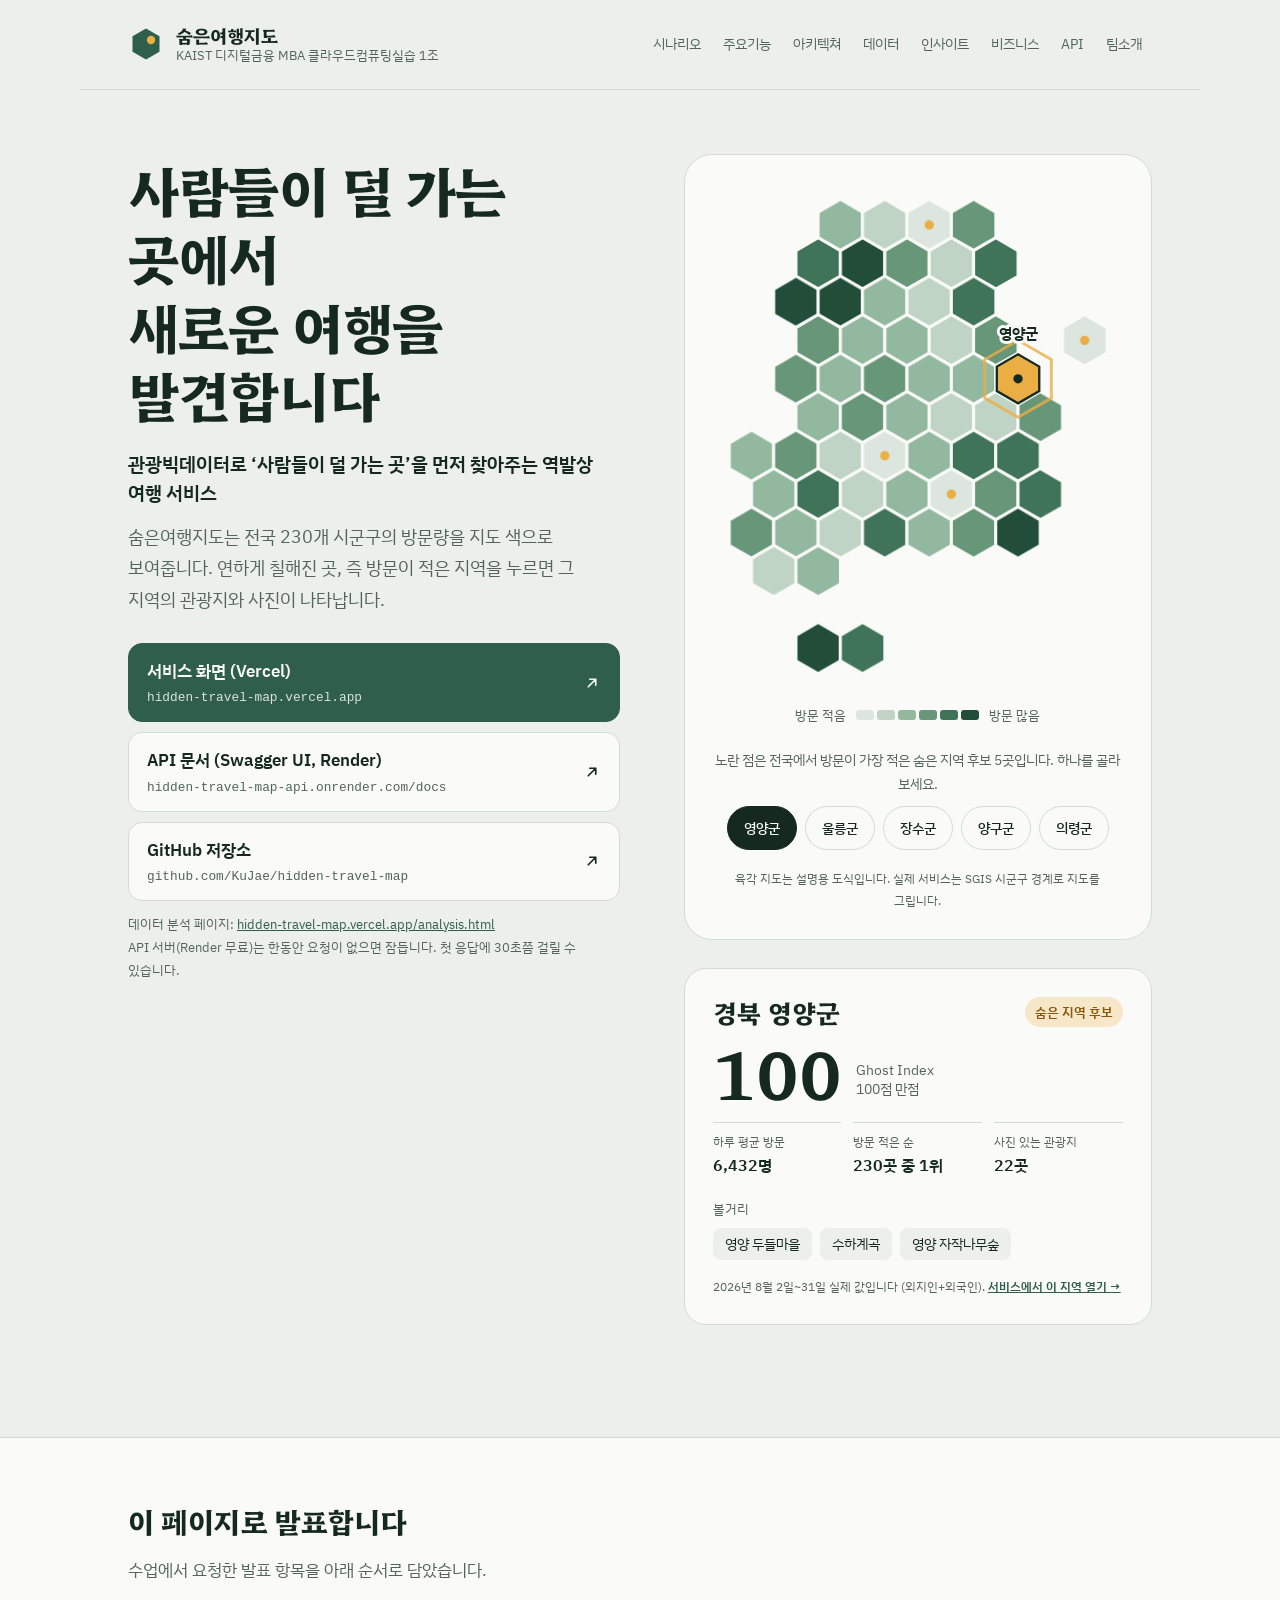
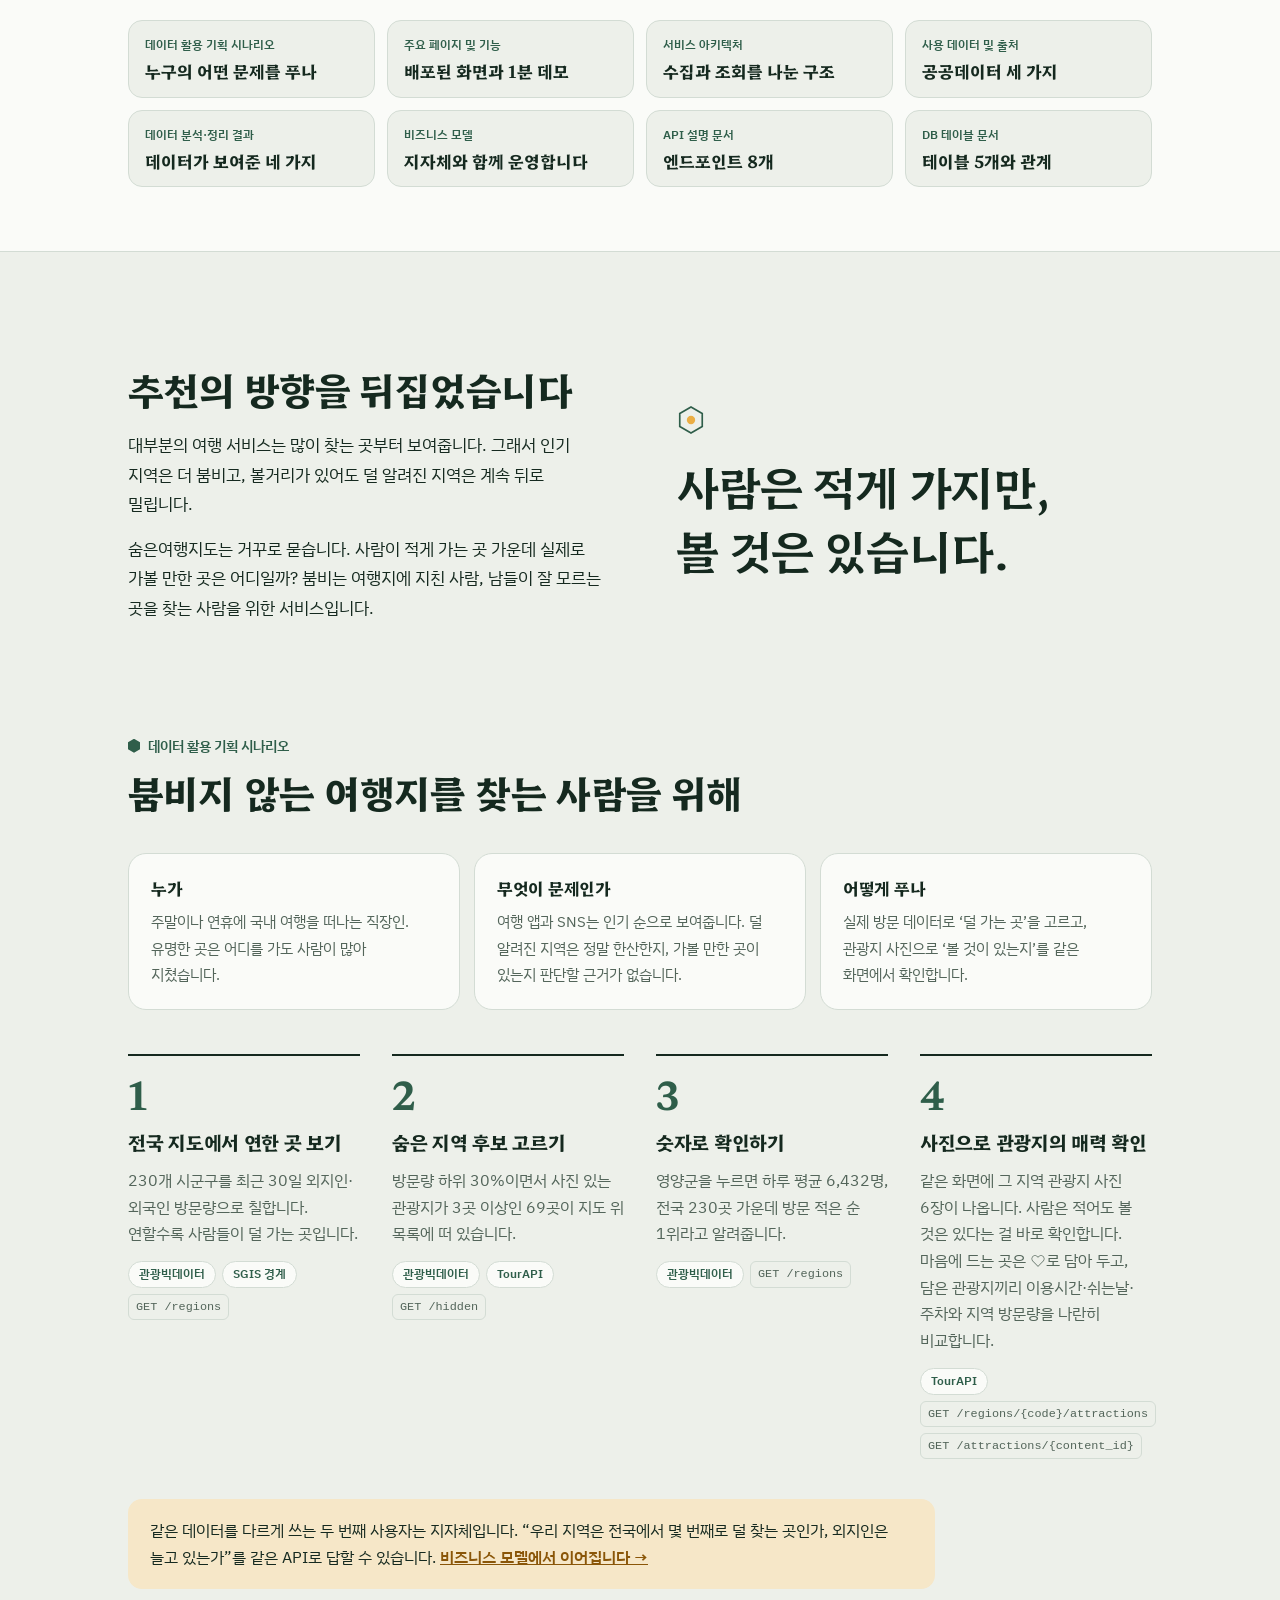
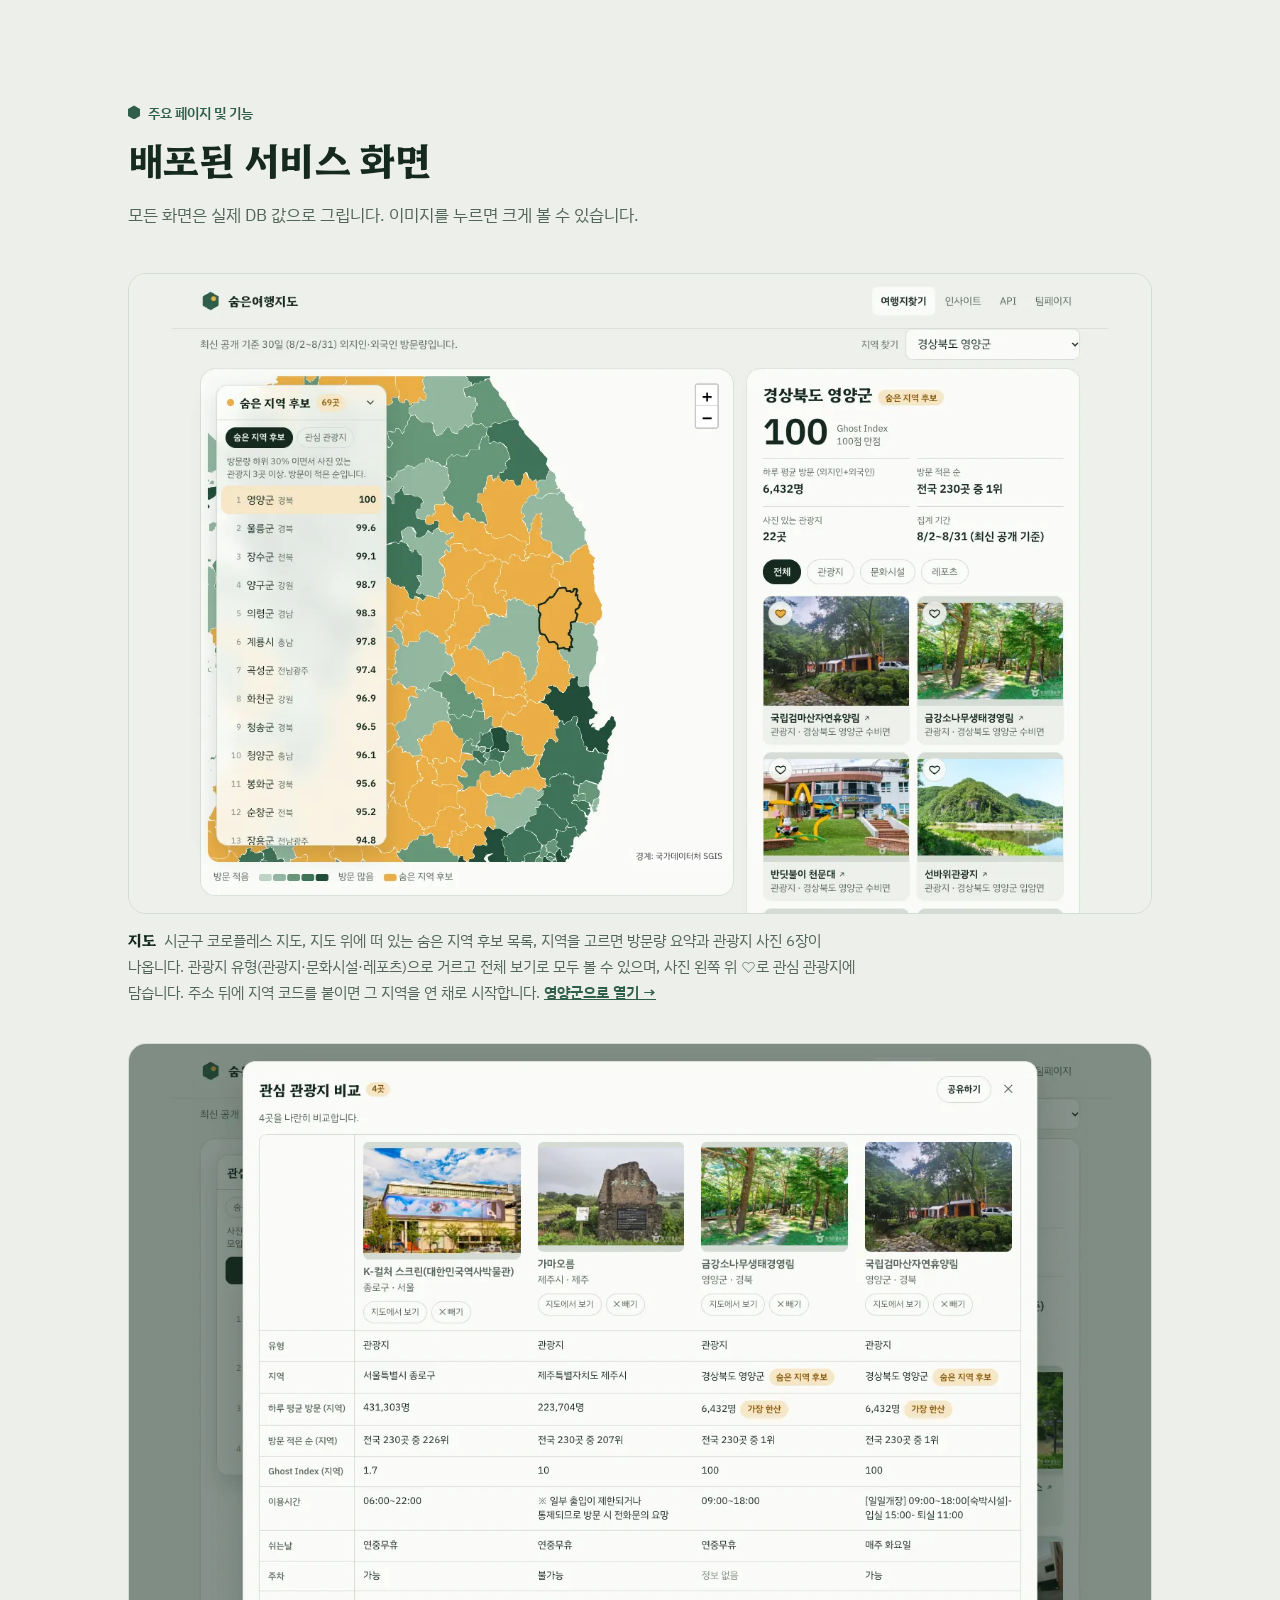
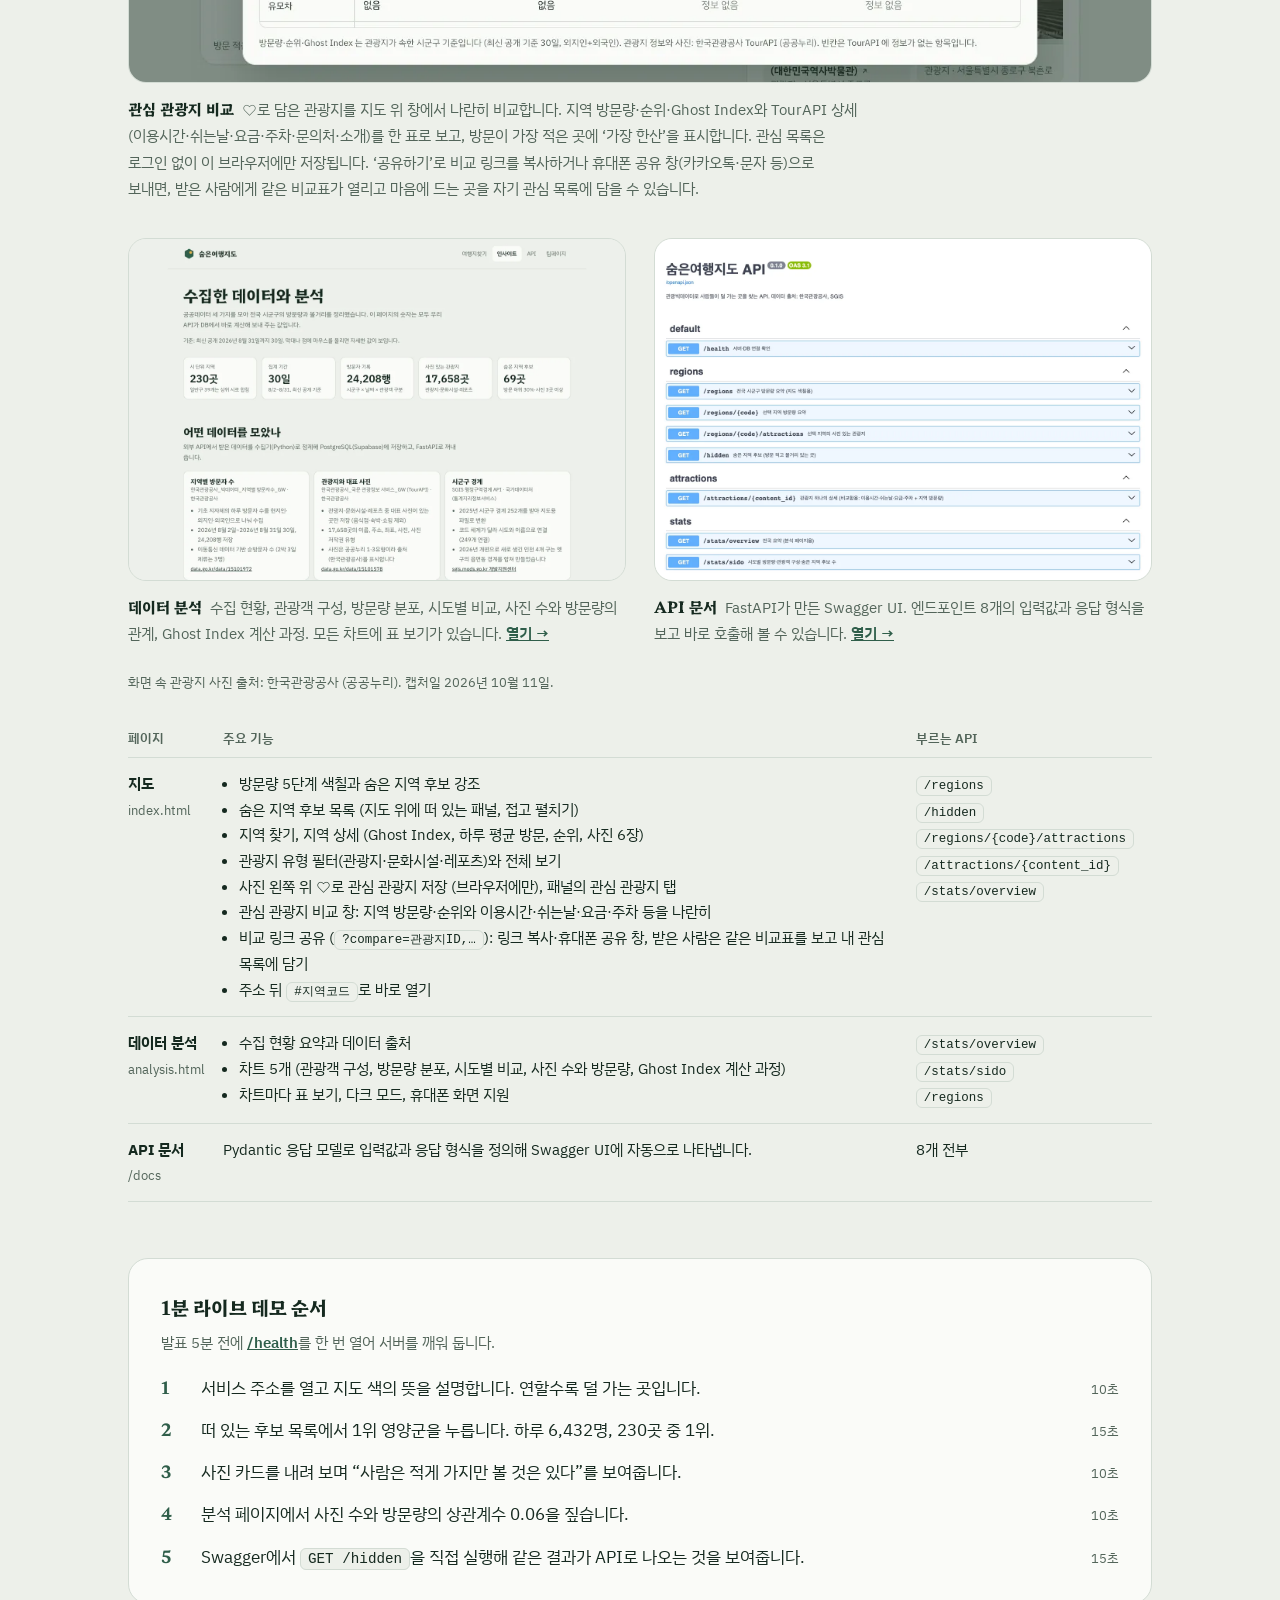
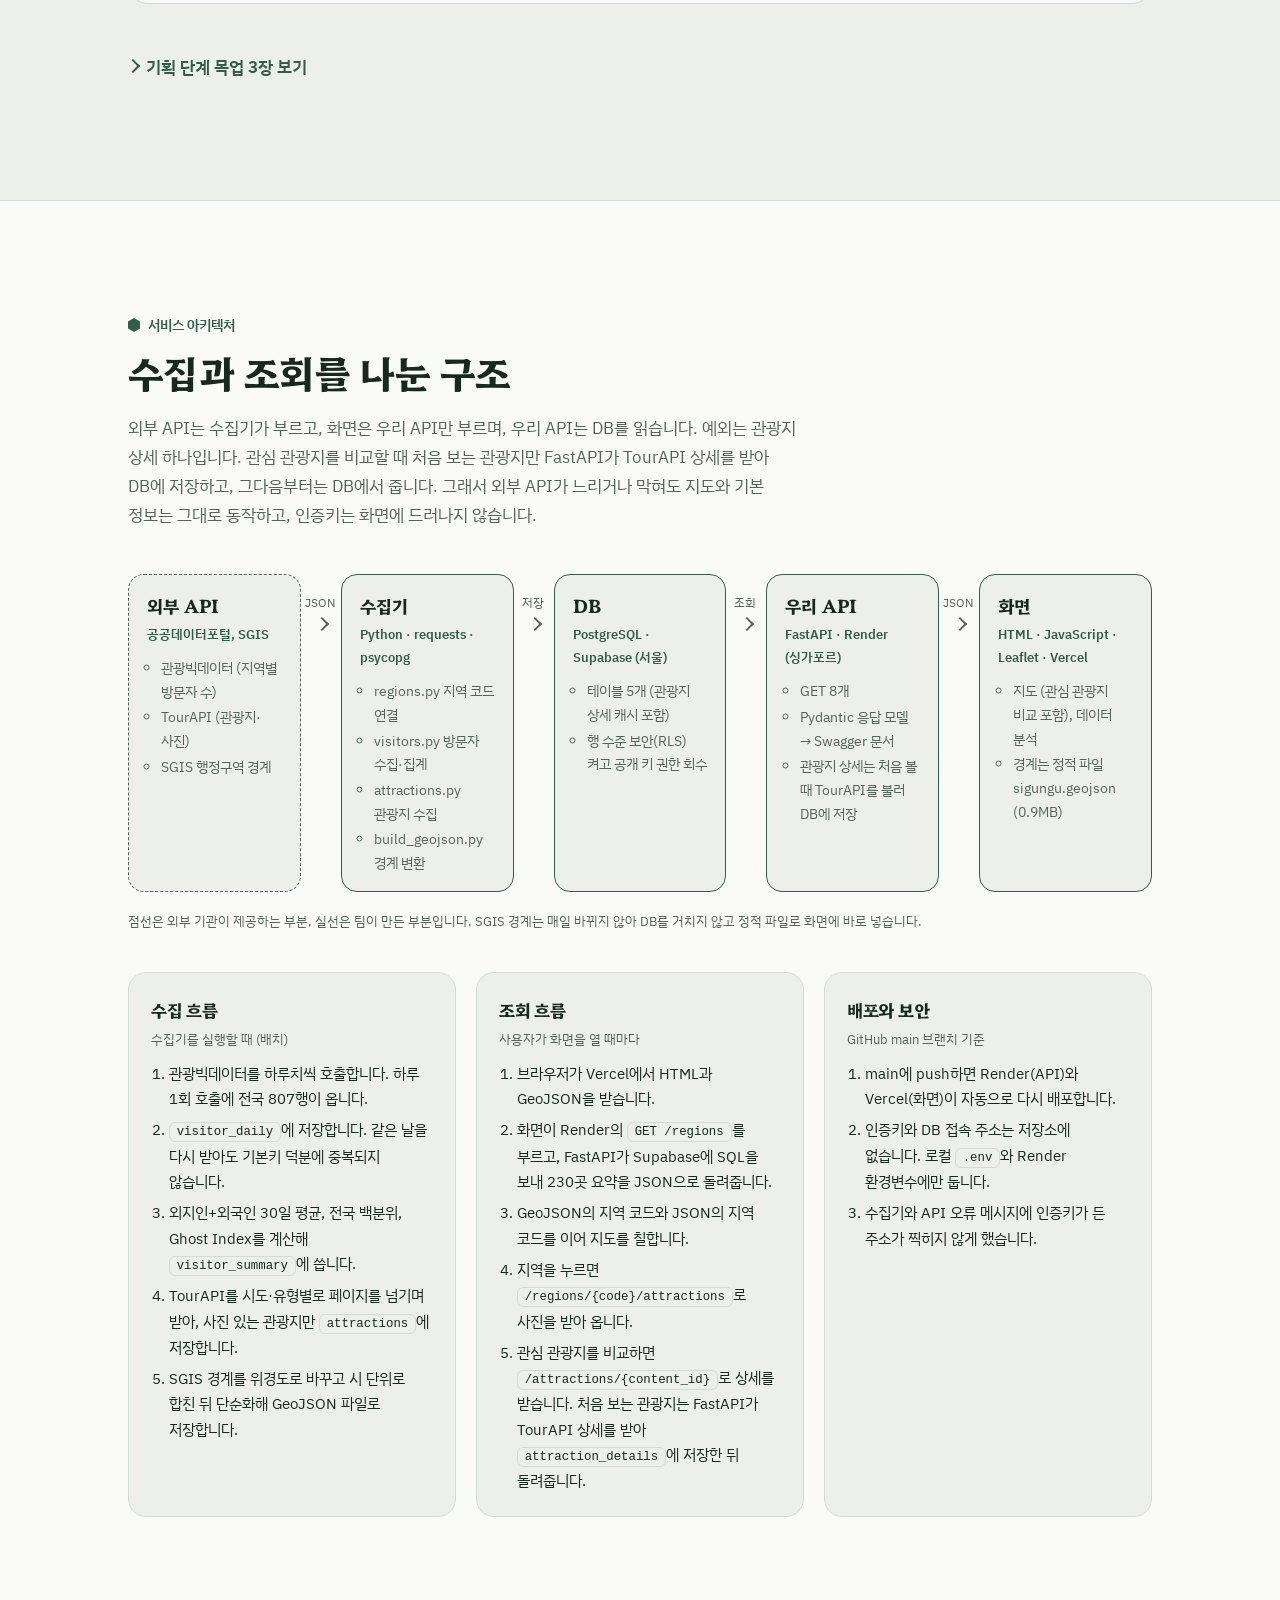
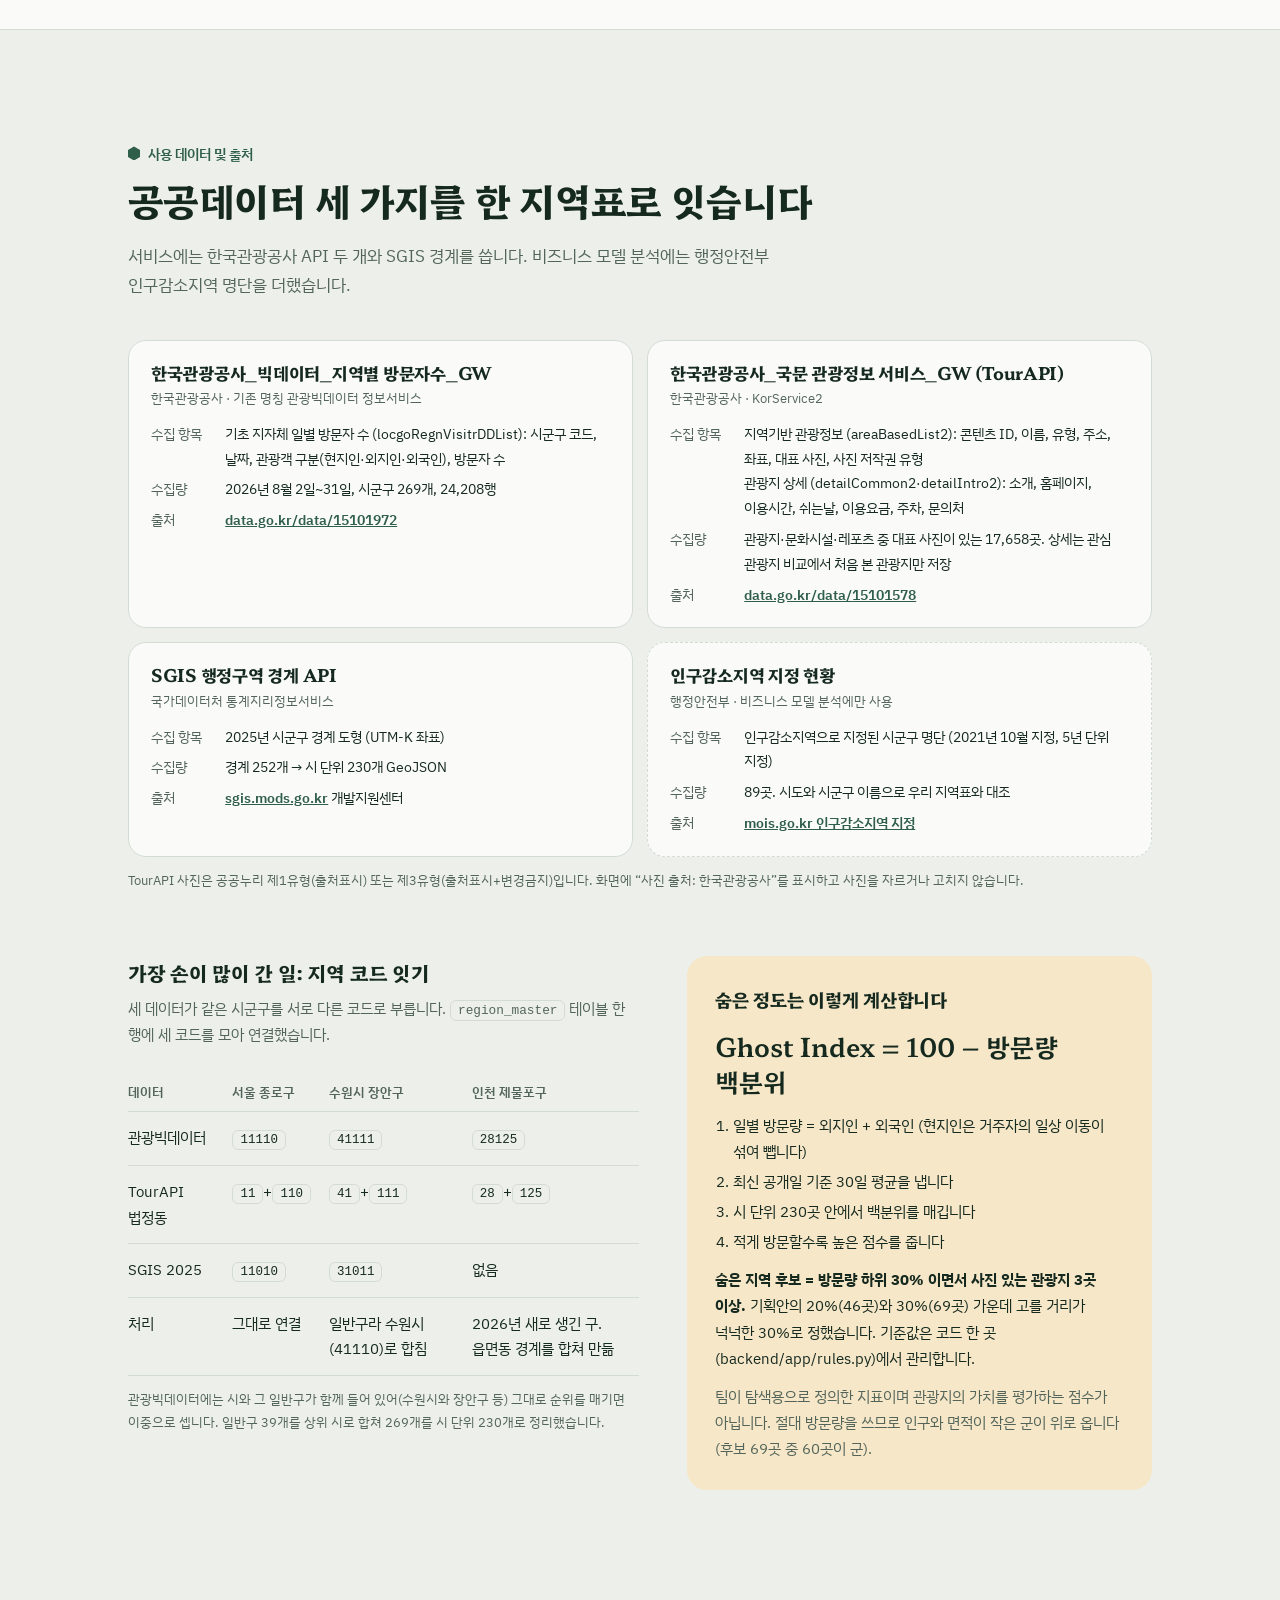
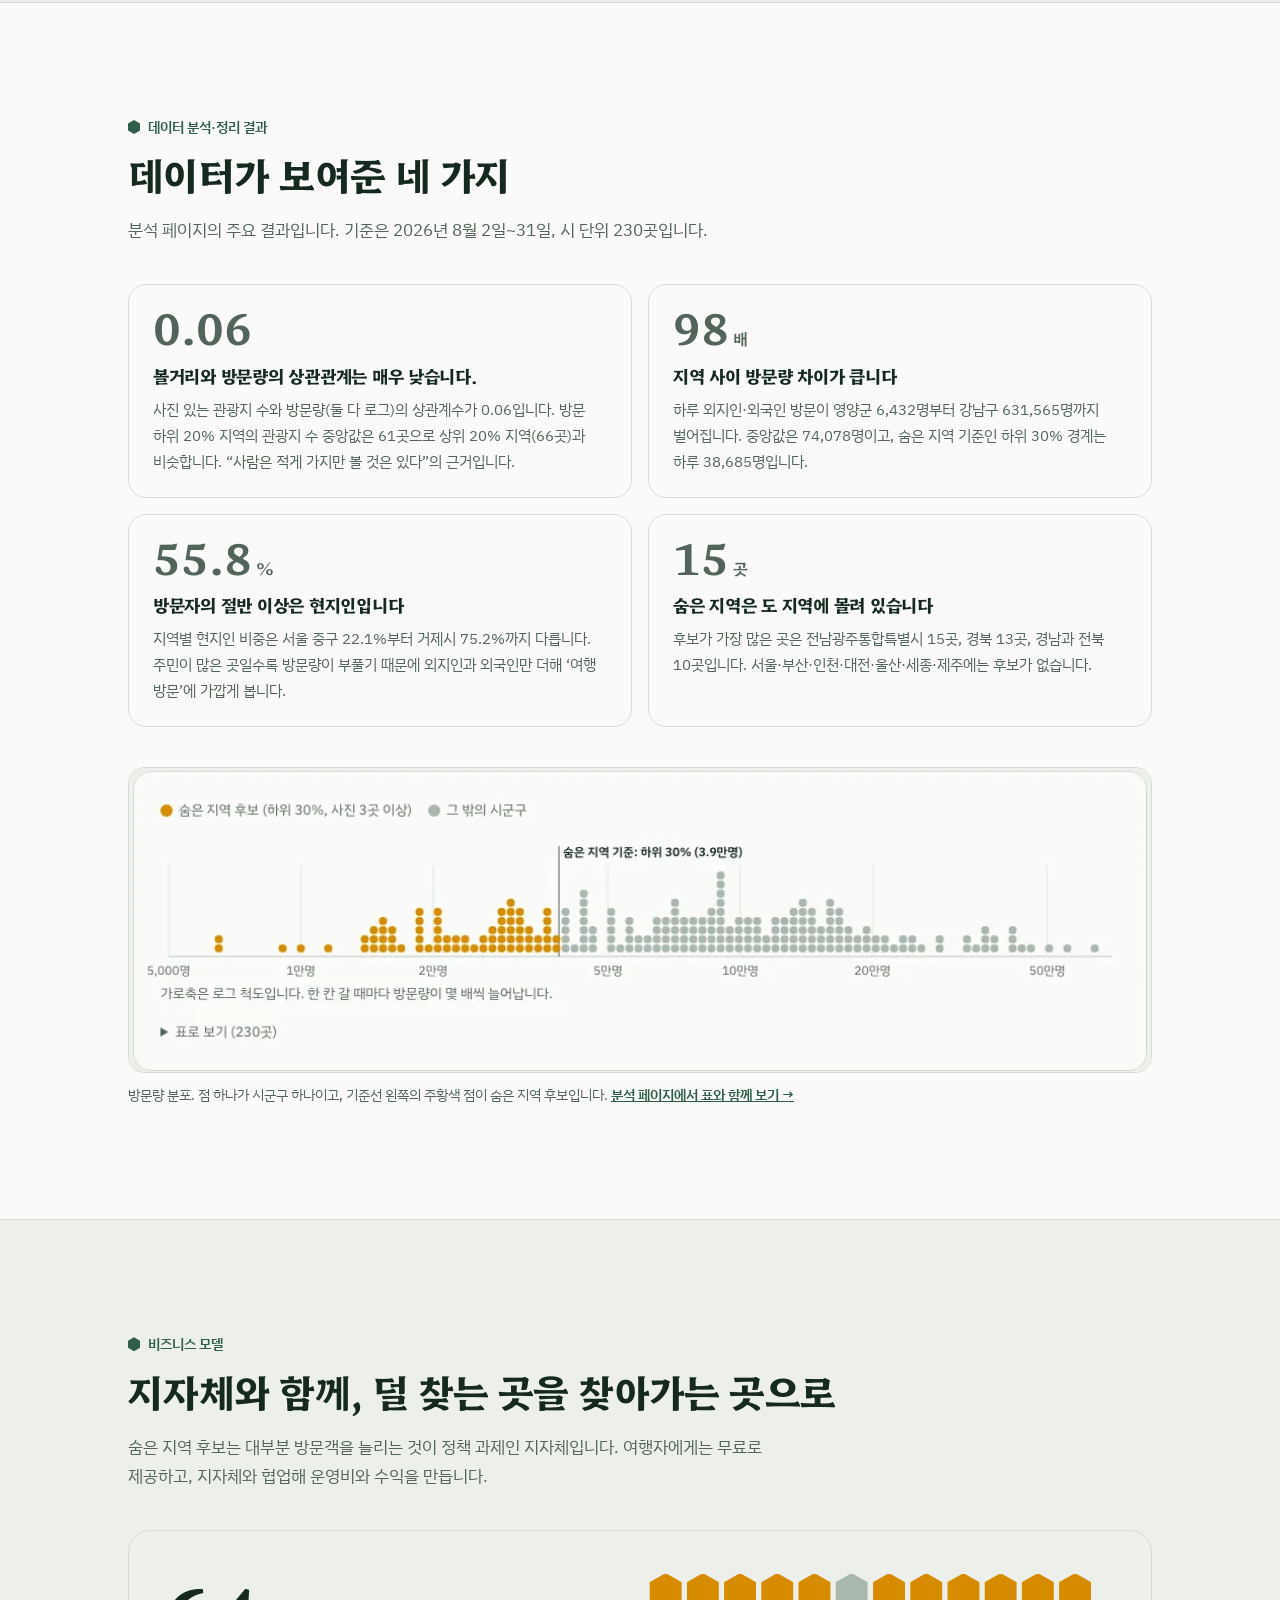
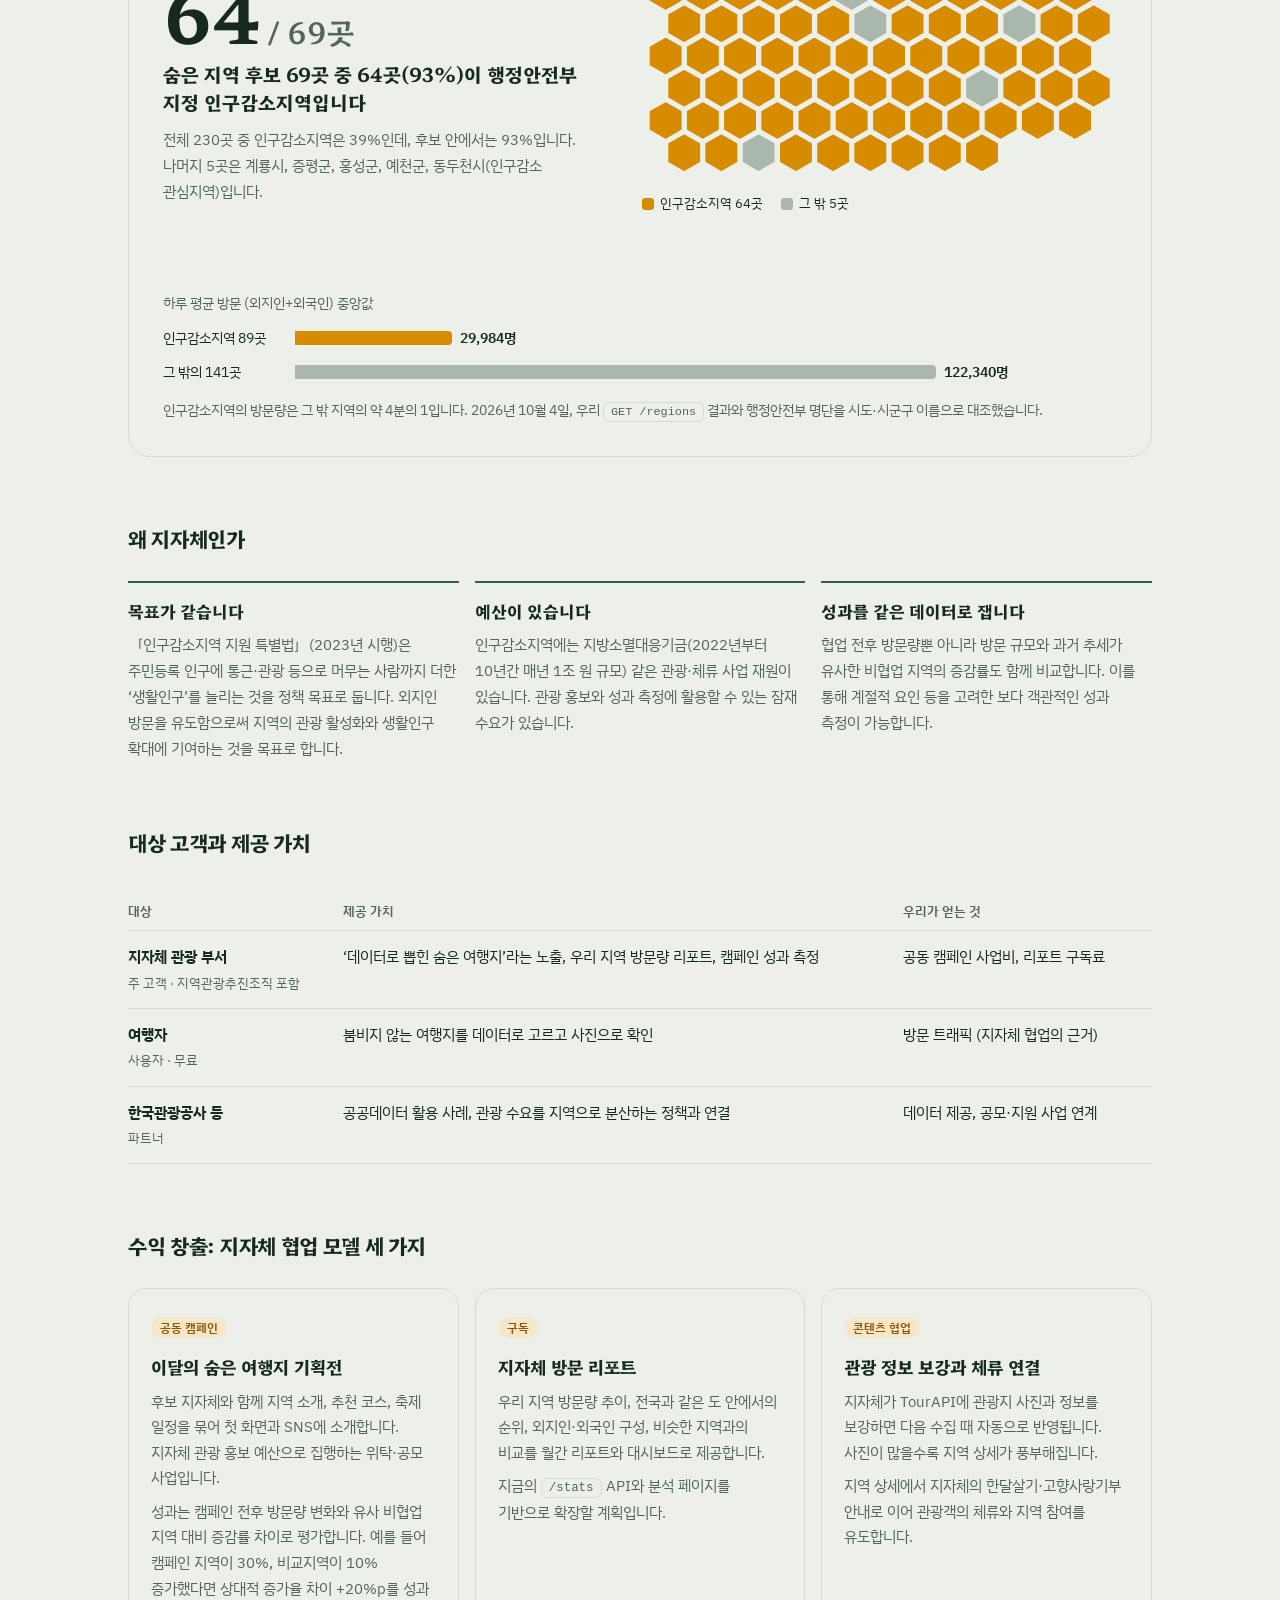
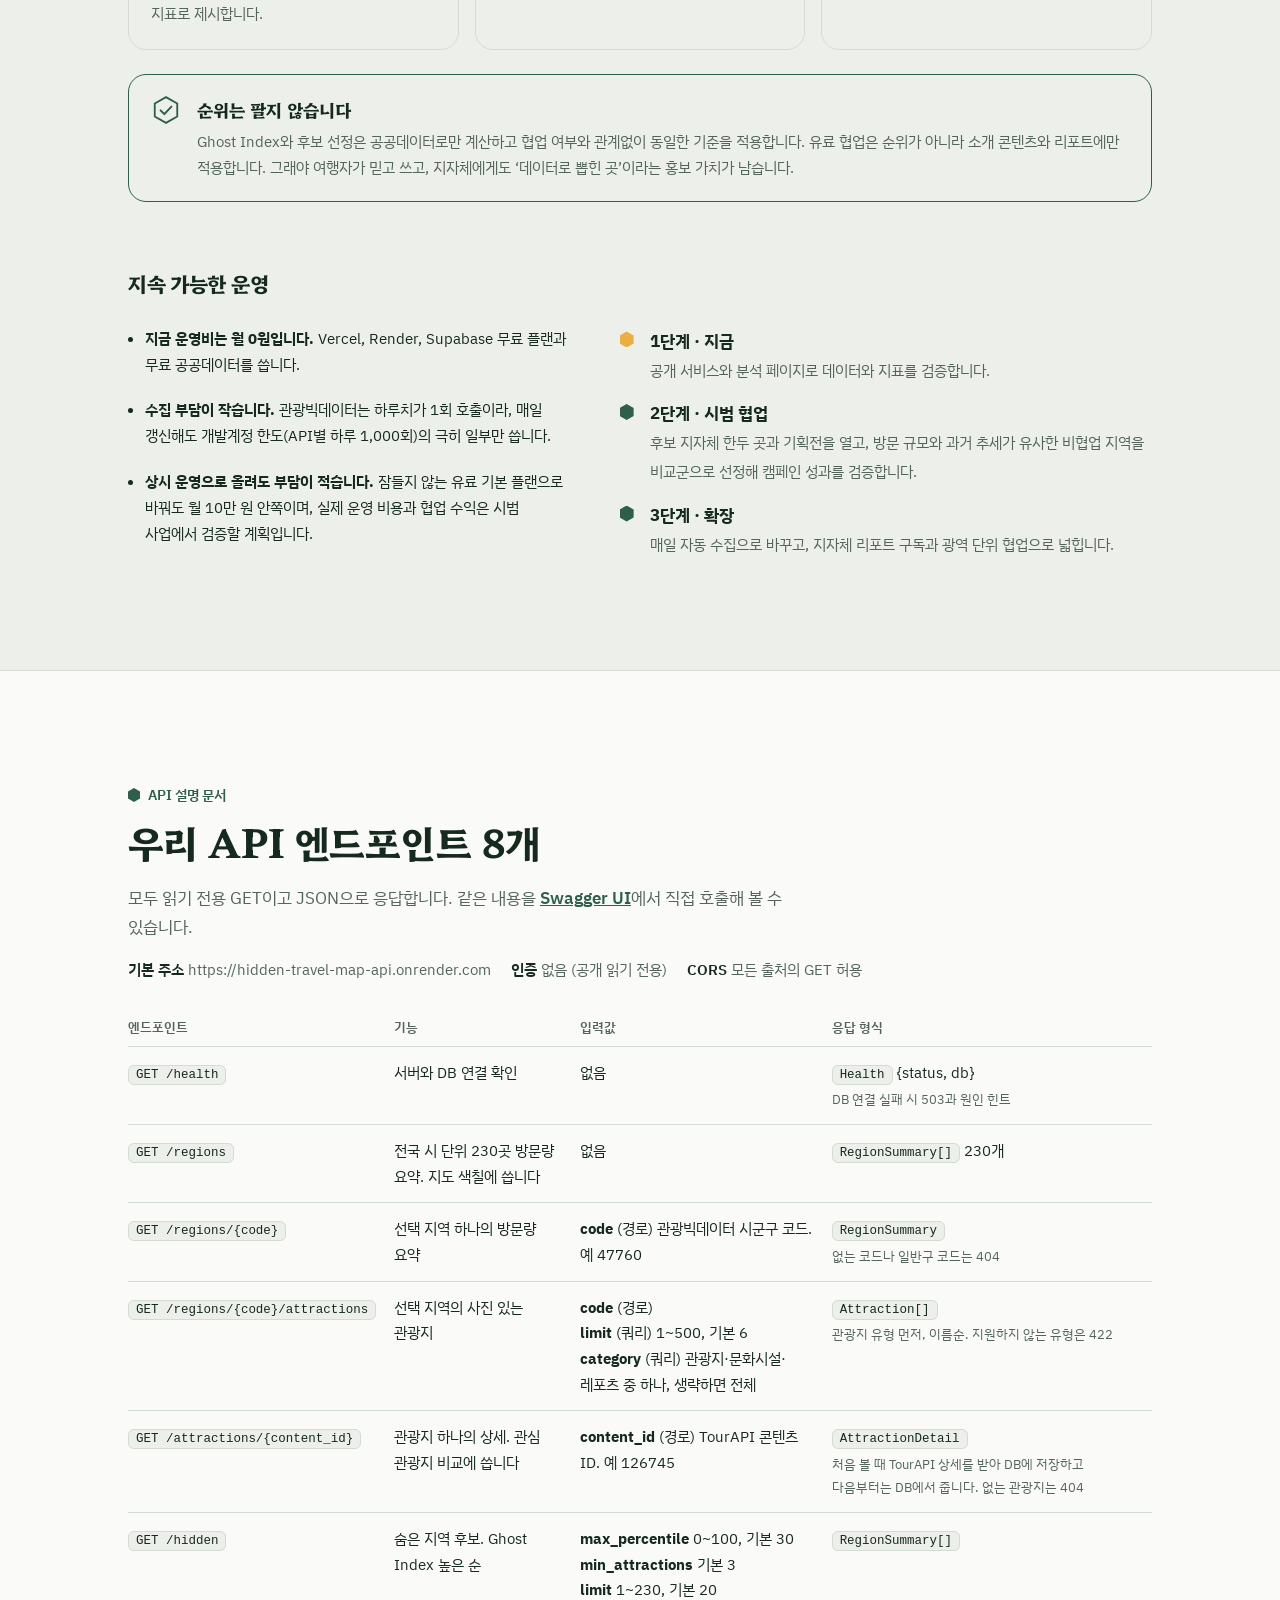
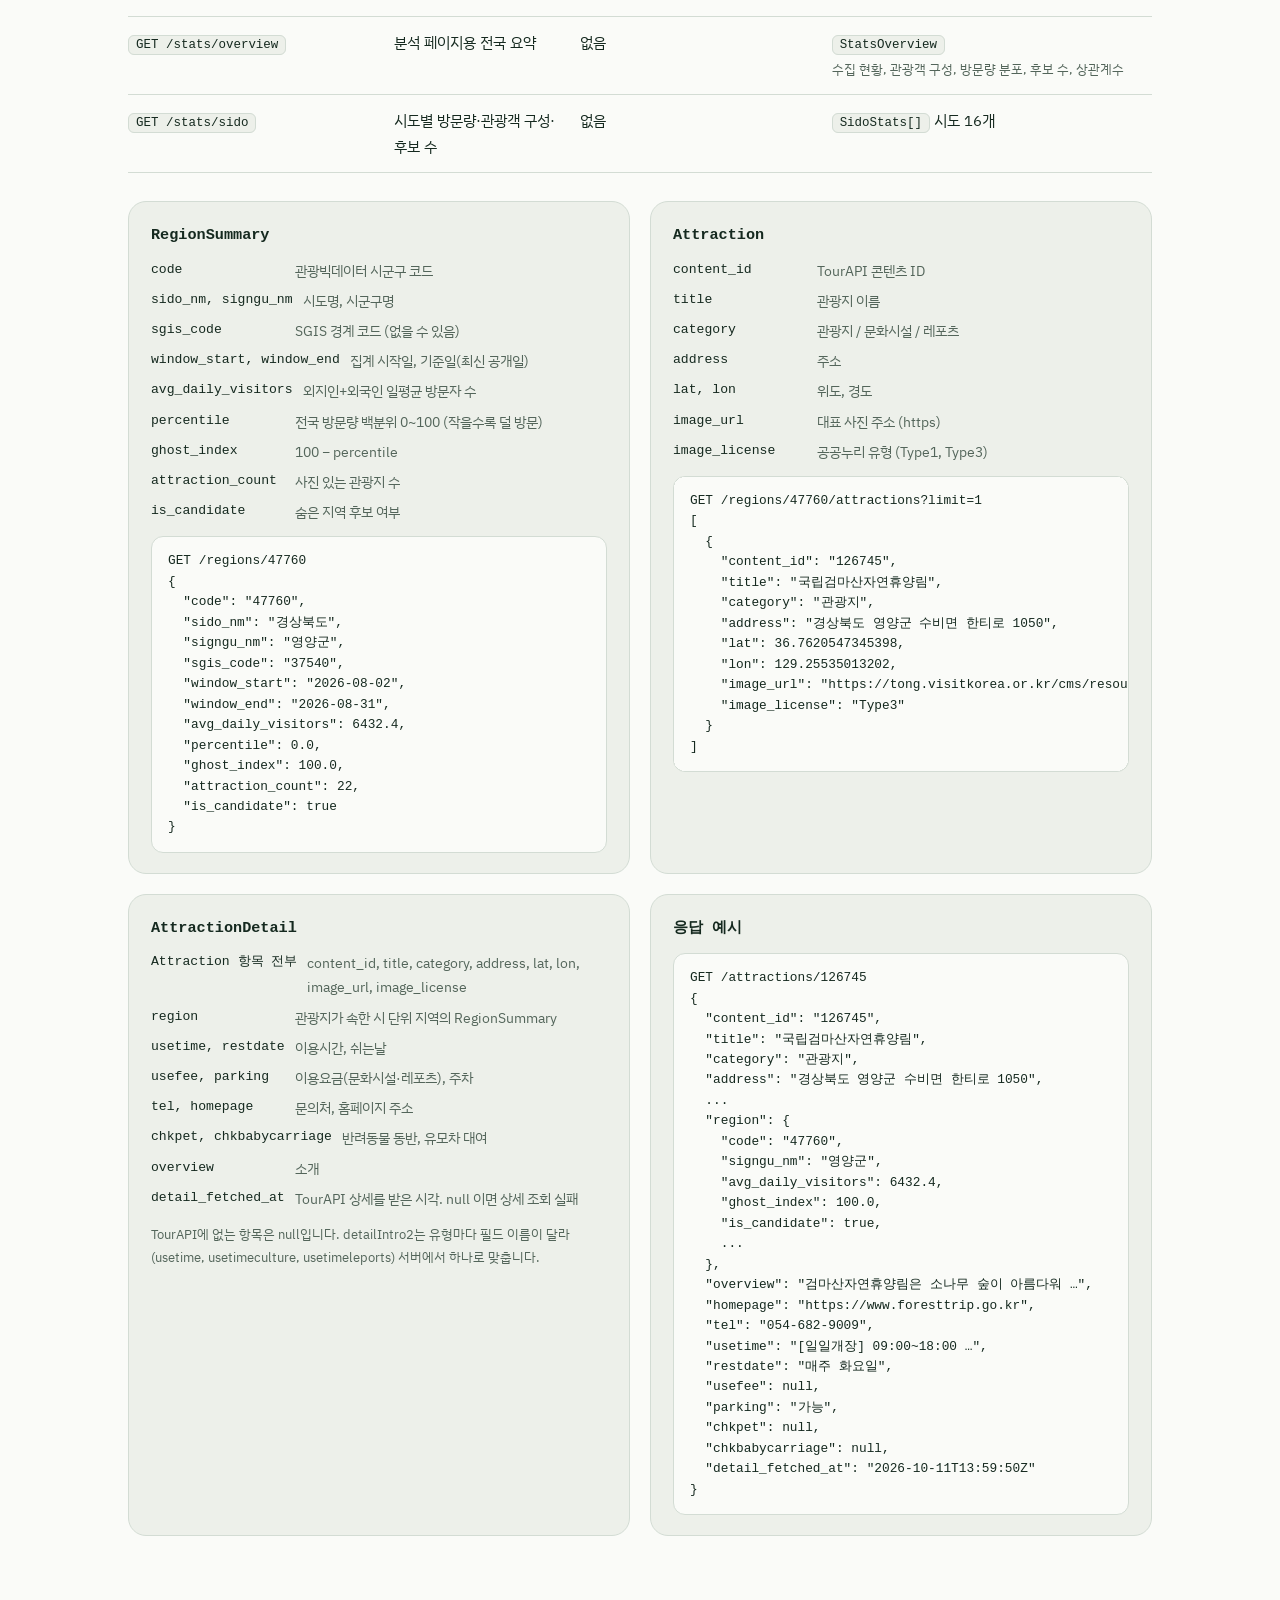
<file: docs/index.html>
<!doctype html>
<html lang="ko">
<head>
<meta charset="utf-8">
<meta name="viewport" content="width=device-width, initial-scale=1, viewport-fit=cover">
<title>숨은여행지도 | 클라우드컴퓨팅실습 팀 프로젝트</title>
<meta name="description" content="관광빅데이터로 사람들이 덜 가는 곳을 먼저 찾아주는 역발상 여행 서비스, 숨은여행지도 1조 프로젝트 발표 페이지">
<link rel="preconnect" href="https://fonts.googleapis.com">
<link rel="preconnect" href="https://fonts.gstatic.com" crossorigin>
<link rel="stylesheet" href="https://fonts.googleapis.com/css2?family=Hahmlet:wght@400;600;700&family=IBM+Plex+Sans+KR:wght@400;500;600&display=swap">
<style>
:root{
  --bg:#EDF0EA;
  --panel:#FAFBF8;
  --ink:#15291F;
  --muted:#53655A;
  --line:#D3DCD4;
  --forest:#2F5E4A;
  --lantern:#EBAE45;
  --lantern-ink:#8A5608;
  --lantern-tint:#F6E7C8;
  --l0:#DCE6DE; --l1:#BFD4C5; --l2:#93B8A0; --l3:#679679; --l4:#3F7458; --l5:#214D39;
  --c-hl:#d78c00; --c-de:#A9B7AD;
  --serif:"Hahmlet","Nanum Myeongjo","AppleMyungjo","Batang",serif;
  --sans:"IBM Plex Sans KR","Apple SD Gothic Neo","Malgun Gothic","Noto Sans KR",sans-serif;
  --mono:ui-monospace,"SFMono-Regular",Menlo,Consolas,monospace;
  color-scheme:light;
  box-sizing:border-box;
  padding-top:env(safe-area-inset-top,0px);
  padding-bottom:env(safe-area-inset-bottom,0px);
}
@media (prefers-color-scheme: dark){
  :root:not([data-theme="light"]){
    --bg:#0F1914; --panel:#16231C; --ink:#E3ECE5; --muted:#9FB2A6; --line:#2B3B32;
    --forest:#8CC3A2; --lantern:#EDB450; --lantern-ink:#F2C878; --lantern-tint:#33291A;
    --l0:#223128; --l1:#2B4637; --l2:#386049; --l3:#4E7F63; --l4:#6B9F82; --l5:#93C2A5;
    --c-hl:#c68206; --c-de:#4A5D51;
    color-scheme:dark;
  }
}
:root[data-theme="dark"]{
  --bg:#0F1914; --panel:#16231C; --ink:#E3ECE5; --muted:#9FB2A6; --line:#2B3B32;
  --forest:#8CC3A2; --lantern:#EDB450; --lantern-ink:#F2C878; --lantern-tint:#33291A;
  --l0:#223128; --l1:#2B4637; --l2:#386049; --l3:#4E7F63; --l4:#6B9F82; --l5:#93C2A5;
  --c-hl:#c68206; --c-de:#4A5D51;
  color-scheme:dark;
}
*,*::before,*::after{box-sizing:inherit}
html{background:var(--bg);scroll-padding-top:env(safe-area-inset-top,0px);scroll-behavior:smooth;-webkit-text-size-adjust:100%}
body{margin:0;background:var(--bg);color:var(--ink);font-family:var(--sans);font-size:17px;line-height:1.72;word-break:keep-all;overflow-wrap:break-word;-webkit-font-smoothing:antialiased}
img,svg{max-width:100%}
a{color:inherit}
:focus-visible{outline:2px solid var(--forest);outline-offset:3px;border-radius:4px}
h1,h2,h3{font-family:var(--serif);font-weight:700;letter-spacing:-0.015em;margin:0}
p{margin:0}
code{font-family:var(--mono);font-size:.84em;background:var(--bg);border:1px solid var(--line);padding:2px 7px;border-radius:6px;white-space:nowrap}
.wrap{max-width:1120px;margin-inline:auto;padding-inline:clamp(20px,5vw,48px)}
.ph{background:var(--lantern-tint);color:var(--lantern-ink);padding:0 .3em;border-radius:4px}

/* top bar */
.top{
  display:flex;
  align-items:center;
  justify-content:space-between;
  gap:24px;
  padding-block:22px;

  position:sticky;
  top:0;
  z-index:1000;

  background:var(--bg);
  border-bottom:1px solid var(--line);
  box-shadow:0 0 0 100vmax var(--bg);
  clip-path:inset(0 -100vmax -1px);
}
.brand{display:flex;align-items:center;gap:12px;text-decoration:none}
.brand-mark{width:36px;height:36px;flex:none}
.brand-name{display:block;font-family:var(--serif);font-weight:700;font-size:1.15rem;line-height:1.25}
.brand-sub{display:block;font-size:.8rem;color:var(--muted);line-height:1.35}
.nav{display:none;gap:2px}
.nav a{font-size:.9rem;text-decoration:none;color:var(--muted);padding:10px 10px;border-radius:8px;white-space:nowrap}
.nav a:hover{color:var(--ink);background:var(--panel)}
@media (min-width:1100px){.nav{display:flex}}

/* hero */
.hero{display:grid;gap:32px;grid-template-areas:"text" "map" "pick";padding-block:clamp(28px,6vw,64px) clamp(64px,9vw,112px)}
.hero-text{grid-area:text}
.hero-map{grid-area:map}
.pick{grid-area:pick}
@media (min-width:920px){
  .hero{grid-template-columns:minmax(0,1.05fr) minmax(0,1fr);grid-template-areas:"text map" "text pick";column-gap:64px;row-gap:28px;align-items:start}
}
h1{font-size:clamp(2.1rem,4.6vw,3.45rem);line-height:1.24;margin-bottom:22px}
.sub{font-size:clamp(1.05rem,1.6vw,1.2rem);font-weight:600;line-height:1.55;max-width:30em;margin-bottom:12px}
.lead{font-size:clamp(1.02rem,1.5vw,1.14rem);color:var(--muted);max-width:32em}

.links{list-style:none;padding:0;margin:28px 0 0;display:grid;gap:10px;max-width:34em}
.links a{display:grid;grid-template-columns:1fr auto;align-items:center;gap:2px 16px;text-decoration:none;background:var(--panel);border:1px solid var(--line);border-radius:14px;padding:12px 18px}
.links a:hover{border-color:var(--forest)}
.links .primary a{background:var(--forest);border-color:var(--forest);color:var(--panel)}
.lk-label{font-weight:600}
.lk-url{grid-column:1;font-family:var(--mono);font-size:.8rem;color:var(--muted);overflow-wrap:anywhere}
.links .primary .lk-url{color:inherit;opacity:.85}
.lk-arrow{grid-row:1 / span 2;grid-column:2;width:18px;height:18px}
.links-note{font-size:.84rem;color:var(--muted);margin-top:12px;max-width:34em}
.links-note a{color:var(--forest)}

.pick{background:var(--panel);border:1px solid var(--line);border-radius:22px;padding:26px 28px}
.pick-top{display:flex;align-items:center;justify-content:space-between;gap:12px;flex-wrap:wrap}
.pick-name{font-family:var(--serif);font-weight:700;font-size:1.6rem;line-height:1.3}
.badge{font-size:.8rem;font-weight:600;color:var(--lantern-ink);background:var(--lantern-tint);padding:4px 10px;border-radius:999px}
.ghost{display:flex;align-items:flex-end;gap:14px;margin:16px 0 20px}
.ghost-num{font-family:var(--serif);font-weight:700;font-size:4rem;line-height:.9;font-variant-numeric:tabular-nums}
.ghost-label{font-size:.85rem;color:var(--muted);line-height:1.4;padding-bottom:4px}
.facts{display:grid;grid-template-columns:repeat(3,minmax(0,1fr));gap:12px;margin:0 0 18px}
.facts div{padding-top:10px;border-top:1px solid var(--line)}
.facts dt{font-size:.78rem;color:var(--muted);line-height:1.4}
.facts dd{margin:2px 0 0;font-weight:600;font-size:1rem;font-variant-numeric:tabular-nums}
.spots-label{font-size:.8rem;color:var(--muted);margin-bottom:8px}
.spots{list-style:none;display:flex;flex-wrap:wrap;gap:8px;padding:0;margin:0 0 16px}
.spots li{font-size:.88rem;padding:4px 12px;border-radius:8px;background:var(--bg)}
.note{font-size:.78rem;color:var(--muted)}
.note a{color:var(--forest);font-weight:600}

.hero-map{margin:0;background:var(--panel);border:1px solid var(--line);border-radius:28px;padding:clamp(18px,3vw,28px)}
#map{display:block;width:100%;max-width:420px;height:auto;margin-inline:auto}
.hex{stroke:var(--panel);stroke-width:2.5;transition:fill .2s ease}
.lv0{fill:var(--l0)} .lv1{fill:var(--l1)} .lv2{fill:var(--l2)} .lv3{fill:var(--l3)} .lv4{fill:var(--l4)} .lv5{fill:var(--l5)}
.cand{cursor:pointer}
.cand .dot{fill:var(--lantern)}
.cand:hover .hex{fill:var(--lantern-tint)}
.sel-hex{fill:var(--lantern);stroke:var(--ink);stroke-width:2}
.sel-dot{fill:var(--ink)}
.ring{fill:none;stroke:var(--lantern);stroke-width:2.5;opacity:.8}
.map-label{font-family:var(--sans);font-size:13px;font-weight:600;fill:var(--ink);paint-order:stroke;stroke:var(--panel);stroke-width:5px;stroke-linejoin:round}
.overlay{pointer-events:none;opacity:0;animation:fadeIn .4s ease-out 850ms forwards}
.tile{opacity:0;animation:tileIn .45s ease-out forwards;animation-delay:var(--d,0ms);transform-box:fill-box;transform-origin:center}
@keyframes tileIn{from{opacity:0;transform:scale(.7)}to{opacity:1;transform:none}}
@keyframes fadeIn{to{opacity:1}}
.legend{display:flex;align-items:center;justify-content:center;gap:10px;font-size:.8rem;color:var(--muted);margin-top:14px}
.swatches{display:flex;gap:3px}
.swatches span{width:18px;height:10px;border-radius:3px}
.hint{font-size:.88rem;color:var(--muted);margin:22px 0 10px;text-align:center}
.chips{display:flex;flex-wrap:wrap;justify-content:center;gap:8px}
.chip{font:inherit;font-size:.9rem;font-weight:500;color:var(--ink);background:transparent;border:1px solid var(--line);border-radius:999px;min-height:44px;padding:0 16px;cursor:pointer}
.chip:hover{border-color:var(--forest)}
.chip[aria-pressed="true"]{background:var(--ink);color:var(--panel);border-color:var(--ink)}
.map-cap{font-size:.78rem;color:var(--muted);text-align:center;margin-top:18px}

/* sections */
.section{padding-block:clamp(64px,9vw,112px)}
.section h2{font-size:clamp(1.7rem,3.2vw,2.4rem);line-height:1.3;max-width:22em}
.section-lead{color:var(--muted);max-width:40em;margin-top:16px}
.band{background:var(--panel);border-block:1px solid var(--line)}
.kicker{font-size:.86rem;font-weight:600;color:var(--forest);margin-bottom:10px;display:flex;align-items:center;gap:8px}
.kicker::before{content:"";width:12px;height:14px;background:currentColor;clip-path:polygon(50% 0,100% 25%,100% 75%,50% 100%,0 75%,0 25%)}
.sub-h{font-size:1.3rem;margin:64px 0 6px}
.sub-lead{font-size:.95rem;color:var(--muted);max-width:44em}
.fine{font-size:.84rem;color:var(--muted);margin-top:12px}
.table-scroll{overflow-x:auto}
.tbl{width:100%;min-width:640px;border-collapse:collapse;font-size:.93rem;margin-top:20px}
.tbl th,.tbl td{text-align:left;vertical-align:top;padding:13px 18px 13px 0;border-top:1px solid var(--line)}
.tbl thead th{font-size:.8rem;font-weight:600;color:var(--muted);border-top:none;padding-bottom:8px}
.tbl tbody tr:last-child td{border-bottom:1px solid var(--line)}
.tbl td.nw{white-space:nowrap}
.tbl small{display:block;color:var(--muted);font-size:.84rem;margin-top:2px}
.tbl ul{margin:0;padding-left:1.1em}

/* 그리드 칸이 긴 코드·표 때문에 넓어지지 않게 (휴대폰 가로 넘침 방지) */
.hero>*,.persona>*,.shots>*,.flows>*,.sources>*,.calc>*,.finds>*,.evidence>*,.why>*,.models>*,.ops>*,.schemas>*,.erd-rels>*,.lessons>*,.idea>*{min-width:0}

/* toc */
.toc{list-style:none;padding:0;margin:36px 0 0;display:grid;gap:12px;grid-template-columns:repeat(2,minmax(0,1fr))}
@media (min-width:900px){.toc{grid-template-columns:repeat(4,minmax(0,1fr))}}
.toc a{display:block;height:100%;text-decoration:none;background:var(--bg);border:1px solid var(--line);border-radius:14px;padding:14px 16px}
.toc a:hover{border-color:var(--forest)}
.toc-k{display:block;font-size:.76rem;font-weight:600;color:var(--forest)}
.toc-t{display:block;font-family:var(--serif);font-weight:700;font-size:1.05rem;line-height:1.35;margin-top:4px}

.idea{display:grid;gap:40px}
@media (min-width:900px){.idea{grid-template-columns:minmax(0,1fr) minmax(0,1fr);gap:72px;align-items:center}}
.idea-text p{margin-top:16px;max-width:34em}
.quote{margin:0;font-family:var(--serif);font-weight:600;font-size:clamp(1.9rem,3.8vw,2.9rem);line-height:1.38;letter-spacing:-0.02em}
.quote svg{display:block;width:30px;height:30px;margin-bottom:18px}

/* scenario */
.persona{display:grid;gap:14px;margin-top:36px}
@media (min-width:880px){.persona{grid-template-columns:repeat(3,minmax(0,1fr))}}
.persona div{background:var(--panel);border:1px solid var(--line);border-radius:18px;padding:20px 22px}
.persona h3{font-size:1.05rem;margin-bottom:6px}
.persona p{color:var(--muted);font-size:.96rem}
.steps{list-style:none;padding:0;margin:44px 0 0;display:grid;gap:36px 32px;grid-template-columns:1fr}
@media (min-width:640px){.steps{grid-template-columns:repeat(2,minmax(0,1fr))}}
@media (min-width:1000px){.steps{grid-template-columns:repeat(4,minmax(0,1fr))}}
.steps li{border-top:2px solid var(--ink);padding-top:18px;display:flex;flex-direction:column}
.step-n{display:block;font-family:var(--serif);font-weight:700;font-size:2.4rem;line-height:1;color:var(--forest);margin-bottom:14px}
.steps h3{font-size:1.2rem;margin-bottom:8px}
.steps p{color:var(--muted);font-size:.97rem}
.uses{display:flex;flex-wrap:wrap;gap:6px;margin-top:14px}
.uses span{font-size:.76rem;font-weight:600;color:var(--forest);border:1px solid var(--line);background:var(--panel);border-radius:999px;padding:2px 10px}
.uses code{font-size:.74rem}
.also{margin-top:40px;padding:18px 22px;border-radius:14px;background:var(--lantern-tint);color:var(--ink);font-size:.97rem;max-width:52em}
.also a{color:var(--lantern-ink);font-weight:600}

/* screens */
.shots{display:grid;gap:36px 28px;margin-top:44px}
@media (min-width:880px){.shots{grid-template-columns:minmax(0,1fr) minmax(0,1fr)}.shots .shot:first-child,.shots .shot.wide{grid-column:1 / -1}}
.shot{margin:0}
.shot-btn{display:block;width:100%;padding:0;border:1px solid var(--line);border-radius:18px;overflow:hidden;background:var(--panel);cursor:zoom-in}
.shot-btn img{display:block;width:100%;height:auto}
.shot figcaption{margin-top:12px;font-size:.95rem;max-width:48em}
.shot figcaption strong{font-family:var(--serif);font-weight:700;margin-right:8px}
.shot figcaption span{color:var(--muted)}
.shot figcaption a{color:var(--forest);font-weight:600;white-space:nowrap}
.shots-note{font-size:.84rem;color:var(--muted);margin-top:24px}
.demo{margin-top:56px;background:var(--panel);border:1px solid var(--line);border-radius:20px;padding:clamp(22px,3vw,32px)}
.demo h3{font-size:1.2rem;margin-bottom:6px}
.demo ol{margin:16px 0 0;padding:0;list-style:none;display:grid;gap:12px;counter-reset:d}
.demo li{counter-increment:d;display:grid;grid-template-columns:28px 1fr auto;gap:12px;align-items:baseline}
.demo li::before{content:counter(d);font-family:var(--serif);font-weight:700;color:var(--forest)}
.demo .sec{font-size:.8rem;color:var(--muted);font-variant-numeric:tabular-nums}
.mock{margin-top:40px}
.mock summary{cursor:pointer;font-weight:600;color:var(--forest);min-height:44px;display:flex;align-items:center;gap:8px;list-style:none}
.mock summary::-webkit-details-marker{display:none}
.mock summary::before{content:"";width:8px;height:8px;border-right:2px solid currentColor;border-bottom:2px solid currentColor;transform:rotate(-45deg);transition:transform .2s ease}
.mock[open] summary::before{transform:rotate(45deg)}
.mock .shots{margin-top:20px}

/* architecture */
.arch{list-style:none;padding:0;margin:44px 0 0;display:grid;gap:44px;grid-template-columns:1fr}
.arch>li{position:relative;background:var(--bg);border:1.5px solid var(--forest);border-radius:16px;padding:16px 18px}
.arch>li.ext{border-style:dashed;border-color:var(--muted)}
.arch strong{display:block;font-family:var(--serif);font-size:1.1rem}
.arch .tech{display:block;font-size:.84rem;font-weight:600;color:var(--forest);margin-top:2px}
.arch ul{margin:10px 0 0;padding-left:1.05em;font-size:.86rem;color:var(--muted)}
.arch li li{margin-top:2px}
.arch>li:not(:last-child)::after{content:"";position:absolute;left:50%;bottom:-29px;width:10px;height:10px;border-right:2px solid var(--muted);border-bottom:2px solid var(--muted);transform:translateX(-50%) rotate(45deg)}
.arch .via{position:absolute;left:calc(50% + 16px);bottom:-36px;font-size:.74rem;color:var(--muted);white-space:nowrap}
@media (min-width:980px){
  .arch{grid-template-columns:repeat(5,minmax(0,1fr));gap:40px}
  .arch>li:not(:last-child)::after{left:auto;right:-27px;bottom:auto;top:44px;transform:rotate(-45deg)}
  .arch .via{left:auto;right:-40px;bottom:auto;top:18px;width:40px;text-align:center;font-size:.72rem}
}
.flow-key{font-size:.8rem;color:var(--muted);margin-top:18px}
.flows{display:grid;gap:20px;margin-top:40px}
@media (min-width:900px){.flows{grid-template-columns:repeat(3,minmax(0,1fr))}}
.flows section{background:var(--panel);border:1px solid var(--line);border-radius:18px;padding:22px}
.band .flows section{background:var(--bg)}
.flows h3{font-size:1.08rem;margin-bottom:4px}
.flows .when{font-size:.82rem;color:var(--muted);margin-bottom:10px}
.flows ol{margin:0;padding-left:1.2em;font-size:.92rem;display:grid;gap:6px}

/* data */
.sources{display:grid;gap:14px;margin-top:40px}
@media (min-width:880px){.sources{grid-template-columns:repeat(2,minmax(0,1fr))}}
.src{background:var(--panel);border:1px solid var(--line);border-radius:18px;padding:20px 22px}
.src.aux{border-style:dashed}
.src h3{font-size:1.08rem;line-height:1.4}
.src .org{font-size:.84rem;color:var(--muted);margin-top:2px}
.src dl{margin:12px 0 0;display:grid;gap:6px;font-size:.9rem}
.src dl div{display:grid;grid-template-columns:4.6em 1fr;gap:8px}
.src dt{color:var(--muted)}
.src dd{margin:0}
.src a{color:var(--forest);font-weight:600;overflow-wrap:anywhere}
.calc{display:grid;gap:40px;margin-top:64px}
@media (min-width:900px){.calc{grid-template-columns:minmax(0,1.1fr) minmax(0,1fr);gap:48px;align-items:start}}
.calc h3{font-size:1.25rem;margin-bottom:6px}
.formula{background:var(--lantern-tint);border-radius:20px;padding:28px}
.formula h3{font-size:1.15rem;margin-bottom:14px}
.formula .eq{font-family:var(--serif);font-weight:600;font-size:clamp(1.3rem,2.4vw,1.6rem);line-height:1.35;margin-bottom:14px}
.formula ol{margin:0 0 12px;padding-left:1.2em;font-size:.95rem;display:grid;gap:4px}
.formula p{font-size:.95rem}

/* analysis */
.finds{display:grid;gap:16px;margin-top:40px}
@media (min-width:760px){.finds{grid-template-columns:repeat(2,minmax(0,1fr))}}
.find{background:var(--panel);border:1px solid var(--line);border-radius:18px;padding:22px 24px}
.find .find-num{font-family:var(--serif);font-weight:700;font-size:2.6rem;line-height:1;font-variant-numeric:tabular-nums}
.find-num small{font-size:1rem;font-weight:600;margin-left:4px}
.find h3{font-size:1.1rem;margin:12px 0 6px}
.find p{font-size:.94rem;color:var(--muted)}
.fig{margin:40px 0 0}
.fig img{display:block;width:100%;height:auto;border:1px solid var(--line);border-radius:16px;background:var(--panel)}
.fig figcaption{font-size:.88rem;color:var(--muted);margin-top:10px}
.fig a,.more a{color:var(--forest);font-weight:600}
.more{margin-top:24px;font-size:.95rem}

/* business model */
.evidence{display:grid;gap:32px;margin-top:40px;background:var(--bg);border:1px solid var(--line);border-radius:22px;padding:clamp(22px,3vw,34px)}
@media (min-width:900px){.evidence{grid-template-columns:minmax(0,1fr) minmax(0,1.1fr);gap:48px;align-items:center}}
.ev-big{font-family:var(--serif);font-weight:700;font-size:clamp(3rem,7vw,4.6rem);line-height:1;font-variant-numeric:tabular-nums}
.ev-big small{font-size:.4em;color:var(--muted);font-weight:600;margin-left:6px}
.ev-title{font-family:var(--serif);font-weight:700;font-size:1.2rem;margin-top:12px;line-height:1.45}
.ev-text{color:var(--muted);font-size:.95rem;margin-top:10px}
#waffle{display:block;width:100%;max-width:520px;height:auto}
.wf{stroke:var(--bg);stroke-width:1.5}
.wf.on{fill:var(--c-hl)}
.wf.off{fill:var(--c-de)}
.key{display:flex;flex-wrap:wrap;gap:6px 18px;font-size:.84rem;color:var(--ink);margin-top:12px}
.key span{display:inline-flex;align-items:center;gap:6px}
.key i{width:12px;height:12px;border-radius:3px;display:inline-block}
.bars{margin-top:28px;display:grid;gap:10px;grid-column:1 / -1}
.bars p{font-size:.88rem;color:var(--muted)}
.bar{display:grid;grid-template-columns:minmax(8.5em,auto) 1fr;gap:12px;align-items:center;font-size:.88rem}
.bar-track{display:flex;align-items:center;gap:8px}
.bar-fill{height:14px;border-radius:0 4px 4px 0}
.bar-val{font-variant-numeric:tabular-nums;font-weight:600;white-space:nowrap}
.why{list-style:none;padding:0;margin:24px 0 0;display:grid;gap:16px}
@media (min-width:880px){.why{grid-template-columns:repeat(3,minmax(0,1fr))}}
.why li{border-top:2px solid var(--forest);padding-top:14px}
.why h4{font-family:var(--serif);font-size:1.05rem;margin:0 0 6px}
.why p{font-size:.94rem;color:var(--muted)}
.models{list-style:none;padding:0;margin:24px 0 0;display:grid;gap:16px}
@media (min-width:880px){.models{grid-template-columns:repeat(3,minmax(0,1fr))}}
.models li{background:var(--bg);border:1px solid var(--line);border-radius:18px;padding:22px}
.models .tag{font-size:.74rem;font-weight:600;color:var(--lantern-ink);background:var(--lantern-tint);padding:2px 9px;border-radius:999px}
.models h4{font-family:var(--serif);font-size:1.1rem;margin:12px 0 6px}
.models p{font-size:.93rem;color:var(--muted)}
.models p+p{margin-top:8px}
.principle{margin-top:24px;display:grid;grid-template-columns:auto 1fr;gap:16px;align-items:start;border:1.5px solid var(--forest);border-radius:18px;padding:20px 22px}
.principle svg{width:30px;height:30px}
.principle h4{font-family:var(--serif);font-size:1.1rem;margin:0 0 4px}
.principle p{font-size:.94rem;color:var(--muted)}
.ops{display:grid;gap:28px;margin-top:24px}
@media (min-width:900px){.ops{grid-template-columns:minmax(0,1fr) minmax(0,1.2fr);gap:48px}}
.ops ul{margin:0;padding-left:1.1em;display:grid;gap:8px;font-size:.95rem}
.road{list-style:none;padding:0;margin:0;display:grid;gap:14px}
.road li{position:relative;padding-left:30px}
.road li::before{content:"";position:absolute;left:0;top:.35em;width:14px;height:16px;background:var(--forest);clip-path:polygon(50% 0,100% 25%,100% 75%,50% 100%,0 75%,0 25%)}
.road li.now::before{background:var(--lantern)}
.road strong{display:block}
.road span{font-size:.92rem;color:var(--muted)}

/* docs */
.base{display:flex;flex-wrap:wrap;gap:8px 20px;margin-top:16px;font-size:.92rem;color:var(--muted)}
.base b{color:var(--ink);font-weight:600}
.schemas{display:grid;gap:20px;margin-top:28px}
@media (min-width:900px){.schemas{grid-template-columns:minmax(0,1fr) minmax(0,1fr)}}
.schema{background:var(--panel);border:1px solid var(--line);border-radius:18px;padding:20px 22px}
.band .schema{background:var(--bg)}
.schema h4{font-family:var(--mono);font-size:.95rem;margin:0 0 10px}
.schema dl{margin:0;display:grid;gap:6px;font-size:.88rem}
.schema dl div{display:grid;grid-template-columns:minmax(9.5em,auto) 1fr;gap:10px}
.schema dt{font-family:var(--mono);font-size:.82rem}
.schema dd{margin:0;color:var(--muted)}
pre.json{margin:12px 0 0;background:var(--bg);border:1px solid var(--line);border-radius:12px;padding:14px 16px;overflow-x:auto;font-family:var(--mono);font-size:.8rem;line-height:1.6}
.band pre.json{background:var(--panel)}
.erd{margin-top:28px}
.erd-hub{max-width:560px;margin-inline:auto}
.erd-rels{display:grid;gap:44px;margin-top:44px;position:relative}
/* attraction_details: attractions(셋째 칸) 바로 아래에 이어 붙인다 */
.erd-sub{display:grid;margin-top:44px}
@media (min-width:960px){
  .erd-sub{grid-template-columns:repeat(3,minmax(0,1fr));gap:20px;margin-top:64px}
  .erd-sub>.tcard{grid-column:3}
  .erd-sub>.tcard.r::before{top:-64px;height:64px}
}
@media (min-width:960px){
  .erd-rels{grid-template-columns:repeat(3,minmax(0,1fr));gap:20px;margin-top:0;padding-top:64px}
  .erd-hub{position:relative}
  .erd-hub::after{content:"";position:absolute;left:50%;bottom:-33px;height:33px;border-left:2px solid var(--muted)}
  .erd-rels::before{content:"";position:absolute;top:32px;left:16.66%;right:16.66%;border-top:2px solid var(--muted)}
}
.tcard{position:relative;background:var(--panel);border:1.5px solid var(--forest);border-radius:16px;padding:16px 18px}
.band .tcard{background:var(--bg)}
.tcard h4{font-family:var(--mono);font-size:1rem;margin:0;display:flex;justify-content:space-between;gap:8px;align-items:baseline;flex-wrap:wrap}
.tcard h4 small{font-family:var(--sans);font-size:.78rem;font-weight:500;color:var(--muted)}
.tcard>p{font-size:.86rem;color:var(--muted);margin-top:4px}
.cols{list-style:none;padding:0;margin:12px 0 0;display:grid;gap:7px}
.cols li{display:grid;grid-template-columns:1fr auto;gap:0 8px;font-size:.84rem;border-top:1px solid var(--line);padding-top:7px}
.cols b{font-family:var(--mono);font-weight:600;font-size:.82rem}
.cols i{font-style:normal;font-family:var(--mono);font-size:.74rem;color:var(--muted);text-align:right}
.cols small{grid-column:1 / -1;color:var(--muted);font-size:.8rem}
.k{font-family:var(--sans);font-size:.66rem;font-weight:700;padding:1px 6px;border-radius:5px;margin-left:6px;vertical-align:1px}
.k.pk{background:var(--forest);color:var(--panel)}
.k.fk{border:1px solid var(--forest);color:var(--forest)}
.k.uq{border:1px solid var(--muted);color:var(--muted)}
.rel{position:absolute;left:50%;transform:translateX(-50%);top:-34px;font-size:.76rem;font-weight:600;color:var(--forest);background:var(--panel);border:1px solid var(--line);border-radius:999px;padding:2px 10px;white-space:nowrap}
.band .rel{background:var(--panel)}
@media (min-width:960px){.rel{top:-46px}.tcard.r::before{content:"";position:absolute;left:50%;top:-34px;height:34px;border-left:2px solid var(--muted)}}
.self{font-size:.82rem;color:var(--forest);margin-top:10px;font-weight:600}

/* lessons */
.lessons{list-style:none;padding:0;margin:40px 0 0;display:grid;gap:16px}
@media (min-width:880px){.lessons{grid-template-columns:repeat(2,minmax(0,1fr))}}
.lessons li{background:var(--panel);border:1px solid var(--line);border-radius:18px;padding:20px 22px}
.lessons h3{font-size:1.06rem;margin-bottom:10px}
.lessons p{font-size:.92rem;display:grid;grid-template-columns:2.6em 1fr;gap:8px}
.lessons p+p{margin-top:6px}
.lessons p b{font-weight:600;color:var(--forest)}
.lessons p span{color:var(--muted)}

.team{list-style:none;padding:0;margin:44px 0 0;display:grid;gap:32px 20px;grid-template-columns:repeat(2,minmax(0,1fr))}
@media (min-width:640px){.team{grid-template-columns:repeat(3,minmax(0,1fr))}}
@media (min-width:960px){.team{grid-template-columns:repeat(5,minmax(0,1fr))}}
.team li{display:flex;flex-direction:column;align-items:center;gap:14px;text-align:center}
.member-mark{width:64px;height:72px;display:grid;place-items:center;background:var(--forest);color:var(--panel);font-family:var(--serif);font-weight:700;font-size:1.4rem;clip-path:polygon(50% 0,100% 25%,100% 75%,50% 100%,0 75%,0 25%)}
.name{font-family:var(--serif);font-weight:700;font-size:1.3rem}

.timeline{list-style:none;padding:0;margin:48px 0 0;display:grid;gap:40px 28px;grid-template-columns:1fr}
@media (min-width:640px){.timeline{grid-template-columns:repeat(2,minmax(0,1fr))}}
@media (min-width:1000px){.timeline{grid-template-columns:repeat(4,minmax(0,1fr))}}
.timeline li{position:relative;border-top:2px solid var(--forest);padding-top:26px}
.timeline li::before{content:"";position:absolute;top:-11px;left:0;width:18px;height:20px;background:var(--forest);clip-path:polygon(50% 0,100% 25%,100% 75%,50% 100%,0 75%,0 25%)}
.timeline li.goal{border-top-color:var(--lantern)}
.timeline li.goal::before{background:var(--lantern)}
.week{font-size:.86rem;font-weight:600;color:var(--forest);display:flex;gap:8px;align-items:center}
.state{font-size:.72rem;font-weight:600;color:var(--panel);background:var(--forest);padding:1px 8px;border-radius:999px}
.goal .state{color:var(--lantern-ink);background:var(--lantern-tint)}
.timeline h3{font-size:1.2rem;margin:4px 0 8px}
.what{color:var(--muted);font-size:.96rem}
.dod{margin-top:56px;background:var(--panel);border:1px solid var(--line);border-radius:20px;padding:clamp(22px,3vw,32px)}
.dod h3{font-size:1.2rem;margin-bottom:18px}
.dod ul{list-style:none;margin:0;padding:0;display:grid;gap:14px}
@media (min-width:880px){.dod ul{grid-template-columns:1fr 1fr;column-gap:44px}}
.dod li{position:relative;padding-left:32px}
.dod li::before{content:"";position:absolute;left:0;top:.3em;width:20px;height:20px;border-radius:999px;background:var(--forest)}
.dod li::after{content:"";position:absolute;left:7px;top:calc(.3em + 4px);width:5px;height:9px;border-right:2px solid var(--panel);border-bottom:2px solid var(--panel);transform:rotate(45deg)}
.dod li.todo::before{background:transparent;border:2px solid var(--lantern)}
.dod li.todo::after{display:none}
.dod a{color:var(--forest);font-weight:600}
.scope{margin-top:24px;padding:20px 24px;border-radius:14px;border:1px dashed var(--muted);color:var(--muted);max-width:52em;font-size:.95rem}

.foot{padding-block:40px 56px;font-size:.84rem;color:var(--muted);display:grid;gap:6px}
.foot-inner{border-top:1px solid var(--line);padding-top:28px;display:grid;gap:6px}
.foot a{color:inherit}

.lightbox{padding:0;border:0;background:transparent;max-width:min(1400px,96vw);max-height:94vh;overflow:visible}
.lightbox::backdrop{background:rgba(8,16,12,.84)}
.lightbox img{display:block;max-width:100%;max-height:90vh;width:auto;height:auto;border-radius:12px}
.lightbox-close{position:absolute;top:10px;right:10px;width:44px;height:44px;display:grid;place-items:center;border:0;border-radius:999px;background:var(--panel);color:var(--ink);cursor:pointer;box-shadow:0 2px 10px rgba(0,0,0,.3)}
.lightbox-close svg{width:18px;height:18px}

@media (prefers-reduced-motion: reduce){
  html{scroll-behavior:auto}
  .tile,.overlay{animation:none;opacity:1}
  .hex{transition:none}
}
</style>
</head>
<body>

<header class="top wrap">
  <a class="brand" href="#top">
    <svg class="brand-mark" viewBox="0 0 36 36" aria-hidden="true" focusable="false">
      <polygon points="18,2.5 31.5,10.25 31.5,25.75 18,33.5 4.5,25.75 4.5,10.25" style="fill:var(--forest)"/>
      <circle cx="23" cy="14" r="4.2" style="fill:var(--lantern)"/>
    </svg>
    <span>
      <span class="brand-name">숨은여행지도</span>
      <span class="brand-sub">KAIST 디지털금융 MBA 클라우드컴퓨팅실습 1조</span>
    </span>
  </a>
  <nav class="nav" aria-label="페이지 구역">
    <a href="#scenario">시나리오</a>
    <a href="#screens">주요기능</a>
    <a href="#arch">아키텍쳐</a>
    <a href="#data">데이터</a>
    <a href="#analysis">인사이트</a>
    <a href="#bm">비즈니스</a>
    <a href="#docs">API</a>
    <a href="#team">팀소개</a>
  </nav>
</header>

<main>
<section class="hero wrap" id="top">
  <div class="hero-text">
    <h1>사람들이 덜 가는 곳에서<br>새로운 여행을 발견합니다</h1>
    <p class="sub">관광빅데이터로 ‘사람들이 덜 가는 곳’을 먼저 찾아주는 역발상 여행 서비스</p>
    <p class="lead">숨은여행지도는 전국 230개 시군구의 방문량을 지도 색으로 보여줍니다. 연하게 칠해진 곳, 즉 방문이 적은 지역을 누르면 그 지역의 관광지와 사진이 나타납니다.</p>
    <ul class="links" aria-label="프로젝트 링크">
      <li class="primary"><a href="https://hidden-travel-map.vercel.app/">
        <span class="lk-label">서비스 화면 (Vercel)</span>
        <span class="lk-url">hidden-travel-map.vercel.app</span>
        <svg class="lk-arrow" viewBox="0 0 24 24" aria-hidden="true" focusable="false"><path d="M7 17L17 7M9 7h8v8" style="fill:none;stroke:currentColor;stroke-width:2.2;stroke-linecap:round;stroke-linejoin:round"/></svg>
      </a></li>
      <li><a href="https://hidden-travel-map-api.onrender.com/docs">
        <span class="lk-label">API 문서 (Swagger UI, Render)</span>
        <span class="lk-url">hidden-travel-map-api.onrender.com/docs</span>
        <svg class="lk-arrow" viewBox="0 0 24 24" aria-hidden="true" focusable="false"><path d="M7 17L17 7M9 7h8v8" style="fill:none;stroke:currentColor;stroke-width:2.2;stroke-linecap:round;stroke-linejoin:round"/></svg>
      </a></li>
      <li><a href="https://github.com/KuJae/hidden-travel-map">
        <span class="lk-label">GitHub 저장소</span>
        <span class="lk-url">github.com/KuJae/hidden-travel-map</span>
        <svg class="lk-arrow" viewBox="0 0 24 24" aria-hidden="true" focusable="false"><path d="M7 17L17 7M9 7h8v8" style="fill:none;stroke:currentColor;stroke-width:2.2;stroke-linecap:round;stroke-linejoin:round"/></svg>
      </a></li>
    </ul>
    <p class="links-note">데이터 분석 페이지: <a href="https://hidden-travel-map.vercel.app/analysis.html">hidden-travel-map.vercel.app/analysis.html</a><br>API 서버(Render 무료)는 한동안 요청이 없으면 잠듭니다. 첫 응답에 30초쯤 걸릴 수 있습니다.</p>
  </div>

  <figure class="hero-map">
    <svg id="map" aria-hidden="true" focusable="false"></svg>
    <div class="legend">
      <span>방문 적음</span>
      <span class="swatches" aria-hidden="true">
        <span style="background:var(--l0)"></span><span style="background:var(--l1)"></span><span style="background:var(--l2)"></span><span style="background:var(--l3)"></span><span style="background:var(--l4)"></span><span style="background:var(--l5)"></span>
      </span>
      <span>방문 많음</span>
    </div>
    <p class="hint">노란 점은 전국에서 방문이 가장 적은 숨은 지역 후보 5곳입니다. 하나를 골라 보세요.</p>
    <div class="chips" role="group" aria-label="숨은 지역 후보">
      <button type="button" class="chip" data-key="yeongyang" aria-pressed="true">영양군</button>
      <button type="button" class="chip" data-key="ulleung" aria-pressed="false">울릉군</button>
      <button type="button" class="chip" data-key="jangsu" aria-pressed="false">장수군</button>
      <button type="button" class="chip" data-key="yanggu" aria-pressed="false">양구군</button>
      <button type="button" class="chip" data-key="uiryeong" aria-pressed="false">의령군</button>
    </div>
    <figcaption class="map-cap">육각 지도는 설명용 도식입니다. 실제 서비스는 SGIS 시군구 경계로 지도를 그립니다.</figcaption>
  </figure>

  <aside class="pick" aria-live="polite" aria-label="선택한 지역">
    <div class="pick-top">
      <p class="pick-name" id="pickName">경북 영양군</p>
      <span class="badge">숨은 지역 후보</span>
    </div>
    <div class="ghost">
      <span class="ghost-num" id="pickGhost">100</span>
      <span class="ghost-label">Ghost Index<br>100점 만점</span>
    </div>
    <dl class="facts">
      <div><dt>하루 평균 방문</dt><dd id="pickVisit">6,432명</dd></div>
      <div><dt>방문 적은 순</dt><dd id="pickRank">230곳 중 1위</dd></div>
      <div><dt>사진 있는 관광지</dt><dd id="pickSpots">22곳</dd></div>
    </dl>
    <p class="spots-label">볼거리</p>
    <ul class="spots" id="pickTags"><li>영양 두들마을</li><li>수하계곡</li><li>영양 자작나무숲</li></ul>
    <p class="note">2026년 8월 2일~31일 실제 값입니다 (외지인+외국인). <a id="pickLink" href="https://hidden-travel-map.vercel.app/#47760">서비스에서 이 지역 열기 →</a></p>
  </aside>
</section>

<section class="band" id="toc" aria-labelledby="toc-h">
  <div class="section wrap" style="padding-block:clamp(44px,6vw,64px)">
    <h2 id="toc-h" style="font-size:clamp(1.4rem,2.4vw,1.8rem)">이 페이지로 발표합니다</h2>
    <p class="section-lead">수업에서 요청한 발표 항목을 아래 순서로 담았습니다.</p>
    <ol class="toc">
      <li><a href="#scenario"><span class="toc-k">데이터 활용 기획 시나리오</span><span class="toc-t">누구의 어떤 문제를 푸나</span></a></li>
      <li><a href="#screens"><span class="toc-k">주요 페이지 및 기능</span><span class="toc-t">배포된 화면과 1분 데모</span></a></li>
      <li><a href="#arch"><span class="toc-k">서비스 아키텍처</span><span class="toc-t">수집과 조회를 나눈 구조</span></a></li>
      <li><a href="#data"><span class="toc-k">사용 데이터 및 출처</span><span class="toc-t">공공데이터 세 가지</span></a></li>
      <li><a href="#analysis"><span class="toc-k">데이터 분석·정리 결과</span><span class="toc-t">데이터가 보여준 네 가지</span></a></li>
      <li><a href="#bm"><span class="toc-k">비즈니스 모델</span><span class="toc-t">지자체와 함께 운영합니다</span></a></li>
      <li><a href="#api"><span class="toc-k">API 설명 문서</span><span class="toc-t">엔드포인트 8개</span></a></li>
      <li><a href="#db"><span class="toc-k">DB 테이블 문서</span><span class="toc-t">테이블 5개와 관계</span></a></li>
    </ol>
  </div>
</section>

<section class="section wrap" id="idea">
  <div class="idea">
    <div class="idea-text">
      <h2>추천의 방향을 뒤집었습니다</h2>
      <p>대부분의 여행 서비스는 많이 찾는 곳부터 보여줍니다. 그래서 인기 지역은 더 붐비고, 볼거리가 있어도 덜 알려진 지역은 계속 뒤로 밀립니다.</p>
      <p>숨은여행지도는 거꾸로 묻습니다. 사람이 적게 가는 곳 가운데 실제로 가볼 만한 곳은 어디일까? 붐비는 여행지에 지친 사람, 남들이 잘 모르는 곳을 찾는 사람을 위한 서비스입니다.</p>
    </div>
    <blockquote class="quote">
      <svg viewBox="0 0 36 36" aria-hidden="true" focusable="false">
        <polygon points="18,2.5 31.5,10.25 31.5,25.75 18,33.5 4.5,25.75 4.5,10.25" style="fill:none;stroke:var(--forest);stroke-width:2"/>
        <circle cx="18" cy="18" r="5" style="fill:var(--lantern)"/>
      </svg>
      <p>사람은 적게 가지만,<br>볼 것은 있습니다.</p>
    </blockquote>
  </div>
</section>

<section class="section wrap" id="scenario" style="padding-top:0">
  <p class="kicker">데이터 활용 기획 시나리오</p>
  <h2>붐비지 않는 여행지를 찾는 사람을 위해</h2>
  <div class="persona">
    <div><h3>누가</h3><p>주말이나 연휴에 국내 여행을 떠나는 직장인. 유명한 곳은 어디를 가도 사람이 많아 지쳤습니다.</p></div>
    <div><h3>무엇이 문제인가</h3><p>여행 앱과 SNS는 인기 순으로 보여줍니다. 덜 알려진 지역은 정말 한산한지, 가볼 만한 곳이 있는지 판단할 근거가 없습니다.</p></div>
    <div><h3>어떻게 푸나</h3><p>실제 방문 데이터로 ‘덜 가는 곳’을 고르고, 관광지 사진으로 ‘볼 것이 있는지’를 같은 화면에서 확인합니다.</p></div>
  </div>
  <ol class="steps">
    <li>
      <span class="step-n" aria-hidden="true">1</span>
      <h3>전국 지도에서 연한 곳 보기</h3>
      <p>230개 시군구를 최근 30일 외지인·외국인 방문량으로 칠합니다. 연할수록 사람들이 덜 가는 곳입니다.</p>
      <p class="uses"><span>관광빅데이터</span><span>SGIS 경계</span><code>GET /regions</code></p>
    </li>
    <li>
      <span class="step-n" aria-hidden="true">2</span>
      <h3>숨은 지역 후보 고르기</h3>
      <p>방문량 하위 30%이면서 사진 있는 관광지가 3곳 이상인 69곳이 지도 위 목록에 떠 있습니다.</p>
      <p class="uses"><span>관광빅데이터</span><span>TourAPI</span><code>GET /hidden</code></p>
    </li>
    <li>
      <span class="step-n" aria-hidden="true">3</span>
      <h3>숫자로 확인하기</h3>
      <p>영양군을 누르면 하루 평균 6,432명, 전국 230곳 가운데 방문 적은 순 1위라고 알려줍니다.</p>
      <p class="uses"><span>관광빅데이터</span><code>GET /regions</code></p>
    </li>
    <li>
      <span class="step-n" aria-hidden="true">4</span>
      <h3>사진으로 관광지의 매력 확인</h3>
      <p>같은 화면에 그 지역 관광지 사진 6장이 나옵니다. 사람은 적어도 볼 것은 있다는 걸 바로 확인합니다.</p>
      <p>마음에 드는 곳은 ♡로 담아 두고, 담은 관광지끼리 이용시간·쉬는날·주차와 지역 방문량을 나란히 비교합니다.</p>
      <p class="uses"><span>TourAPI</span><code>GET /regions/{code}/attractions</code><code>GET /attractions/{content_id}</code></p>
    </li>
  </ol>
  <p class="also">같은 데이터를 다르게 쓰는 두 번째 사용자는 지자체입니다. “우리 지역은 전국에서 몇 번째로 덜 찾는 곳인가, 외지인은 늘고 있는가”를 같은 API로 답할 수 있습니다. <a href="#bm">비즈니스 모델에서 이어집니다 →</a></p>
</section>

<section class="section wrap" id="screens" style="padding-top:0">
  <p class="kicker">주요 페이지 및 기능</p>
  <h2>배포된 서비스 화면</h2>
  <p class="section-lead">모든 화면은 실제 DB 값으로 그립니다. 이미지를 누르면 크게 볼 수 있습니다.</p>
  <div class="shots">
    <figure class="shot">
      <button type="button" class="shot-btn" aria-label="지도 화면 크게 보기">
        <img src="images/service-map.webp" width="1440" height="900" loading="lazy" alt="지도 화면. 시군구를 방문량에 따라 초록 농도로 칠하고 숨은 지역 후보를 주황색으로 표시한 지도 위에 숨은 지역 후보 69곳 목록이 떠 있고, 목록 위에 숨은 지역 후보와 관심 관광지 탭이 있습니다. 오른쪽에 경북 영양군의 Ghost Index 100, 하루 평균 방문 6,432명, 방문 적은 순 230곳 중 1위, 사진 있는 관광지 22곳, 전체·관광지·문화시설·레포츠 유형 버튼과 관광지 사진 카드가 있고, 첫 사진 왼쪽 위의 하트가 채워져 있습니다.">
      </button>
      <figcaption><strong>지도</strong><span>시군구 코로플레스 지도, 지도 위에 떠 있는 숨은 지역 후보 목록, 지역을 고르면 방문량 요약과 관광지 사진 6장이 나옵니다. 관광지 유형(관광지·문화시설·레포츠)으로 거르고 전체 보기로 모두 볼 수 있으며, 사진 왼쪽 위 ♡로 관심 관광지에 담습니다. 주소 뒤에 지역 코드를 붙이면 그 지역을 연 채로 시작합니다.</span> <a href="https://hidden-travel-map.vercel.app/#47760">영양군으로 열기 →</a></figcaption>
    </figure>
    <figure class="shot wide">
      <button type="button" class="shot-btn" aria-label="관심 관광지 비교 화면 크게 보기">
        <img src="images/service-compare.webp" width="1440" height="900" loading="lazy" alt="관심 관광지 비교 창. 서울 종로구 K-컬처 스크린, 제주시 가마오름, 경북 영양군 금강소나무생태경영림과 국립검마산자연휴양림 네 곳을 사진과 함께 나란히 놓고, 유형, 지역, 하루 평균 방문, 방문 적은 순, Ghost Index, 이용시간, 쉬는날, 주차, 유모차를 비교합니다. 영양군 두 곳에는 숨은 지역 후보와 가장 한산 표시가 붙어 있고, 창 오른쪽 위에 공유하기 버튼이 있습니다.">
      </button>
      <figcaption><strong>관심 관광지 비교</strong><span>♡로 담은 관광지를 지도 위 창에서 나란히 비교합니다. 지역 방문량·순위·Ghost Index와 TourAPI 상세(이용시간·쉬는날·요금·주차·문의처·소개)를 한 표로 보고, 방문이 가장 적은 곳에 ‘가장 한산’을 표시합니다. 관심 목록은 로그인 없이 이 브라우저에만 저장됩니다. ‘공유하기’로 비교 링크를 복사하거나 휴대폰 공유 창(카카오톡·문자 등)으로 보내면, 받은 사람에게 같은 비교표가 열리고 마음에 드는 곳을 자기 관심 목록에 담을 수 있습니다.</span></figcaption>
    </figure>
    <figure class="shot">
      <button type="button" class="shot-btn" aria-label="데이터 분석 화면 크게 보기">
        <img src="images/service-analysis.webp" width="1280" height="880" loading="lazy" alt="데이터 분석 화면. 시 단위 지역 230곳, 집계 기간 30일, 방문자 기록 24,208행, 사진 있는 관광지 17,658곳, 숨은 지역 후보 69곳 요약 카드와 데이터 출처 세 가지 설명이 있습니다.">
      </button>
      <figcaption><strong>데이터 분석</strong><span>수집 현황, 관광객 구성, 방문량 분포, 시도별 비교, 사진 수와 방문량의 관계, Ghost Index 계산 과정. 모든 차트에 표 보기가 있습니다.</span> <a href="https://hidden-travel-map.vercel.app/analysis.html">열기 →</a></figcaption>
    </figure>
    <figure class="shot">
      <button type="button" class="shot-btn" aria-label="Swagger API 문서 화면 크게 보기">
        <img src="images/service-swagger.webp" width="1280" height="880" loading="lazy" alt="Swagger UI 화면. 숨은여행지도 API 아래 default, regions, attractions, stats 묶음으로 /health, /regions, /regions/{code}, /regions/{code}/attractions, /hidden, /attractions/{content_id}, /stats/overview, /stats/sido 여덟 개 GET 엔드포인트가 있습니다.">
      </button>
      <figcaption><strong>API 문서</strong><span>FastAPI가 만든 Swagger UI. 엔드포인트 8개의 입력값과 응답 형식을 보고 바로 호출해 볼 수 있습니다.</span> <a href="https://hidden-travel-map-api.onrender.com/docs">열기 →</a></figcaption>
    </figure>
  </div>
  <p class="shots-note">화면 속 관광지 사진 출처: 한국관광공사 (공공누리). 캡처일 2026년 10월 11일.</p>

  <div class="table-scroll">
    <table class="tbl">
      <thead><tr><th scope="col">페이지</th><th scope="col">주요 기능</th><th scope="col">부르는 API</th></tr></thead>
      <tbody>
        <tr><td class="nw"><b>지도</b><small>index.html</small></td>
          <td><ul><li>방문량 5단계 색칠과 숨은 지역 후보 강조</li><li>숨은 지역 후보 목록 (지도 위에 떠 있는 패널, 접고 펼치기)</li><li>지역 찾기, 지역 상세 (Ghost Index, 하루 평균 방문, 순위, 사진 6장)</li><li>관광지 유형 필터(관광지·문화시설·레포츠)와 전체 보기</li><li>사진 왼쪽 위 ♡로 관심 관광지 저장 (브라우저에만), 패널의 관심 관광지 탭</li><li>관심 관광지 비교 창: 지역 방문량·순위와 이용시간·쉬는날·요금·주차 등을 나란히</li><li>비교 링크 공유 (<code>?compare=관광지ID,…</code>): 링크 복사·휴대폰 공유 창, 받은 사람은 같은 비교표를 보고 내 관심 목록에 담기</li><li>주소 뒤 <code>#지역코드</code>로 바로 열기</li></ul></td>
          <td class="nw"><code>/regions</code><br><code>/hidden</code><br><code>/regions/{code}/attractions</code><br><code>/attractions/{content_id}</code><br><code>/stats/overview</code></td></tr>
        <tr><td class="nw"><b>데이터 분석</b><small>analysis.html</small></td>
          <td><ul><li>수집 현황 요약과 데이터 출처</li><li>차트 5개 (관광객 구성, 방문량 분포, 시도별 비교, 사진 수와 방문량, Ghost Index 계산 과정)</li><li>차트마다 표 보기, 다크 모드, 휴대폰 화면 지원</li></ul></td>
          <td class="nw"><code>/stats/overview</code><br><code>/stats/sido</code><br><code>/regions</code></td></tr>
        <tr><td class="nw"><b>API 문서</b><small>/docs</small></td>
          <td>Pydantic 응답 모델로 입력값과 응답 형식을 정의해 Swagger UI에 자동으로 나타냅니다.</td>
          <td class="nw">8개 전부</td></tr>
      </tbody>
    </table>
  </div>

  <div class="demo">
    <h3>1분 라이브 데모 순서</h3>
    <p class="sub-lead">발표 5분 전에 <a href="https://hidden-travel-map-api.onrender.com/health" style="color:var(--forest);font-weight:600">/health</a>를 한 번 열어 서버를 깨워 둡니다.</p>
    <ol>
      <li><span>서비스 주소를 열고 지도 색의 뜻을 설명합니다. 연할수록 덜 가는 곳입니다.</span><span class="sec">10초</span></li>
      <li><span>떠 있는 후보 목록에서 1위 영양군을 누릅니다. 하루 6,432명, 230곳 중 1위.</span><span class="sec">15초</span></li>
      <li><span>사진 카드를 내려 보며 “사람은 적게 가지만 볼 것은 있다”를 보여줍니다.</span><span class="sec">10초</span></li>
      <li><span>분석 페이지에서 사진 수와 방문량의 상관계수 0.06을 짚습니다.</span><span class="sec">10초</span></li>
      <li><span>Swagger에서 <code>GET /hidden</code>을 직접 실행해 같은 결과가 API로 나오는 것을 보여줍니다.</span><span class="sec">15초</span></li>
    </ol>
  </div>

  <details class="mock">
    <summary>기획 단계 목업 3장 보기</summary>
    <div class="shots">
      <figure class="shot">
        <button type="button" class="shot-btn" aria-label="메인 지도 목업 크게 보기">
          <img src="images/mockup-01-map.webp" width="1400" height="940" loading="lazy" alt="메인 지도 목업. 왼쪽에 시군구별 방문량을 초록색 농도로 칠한 지도, 오른쪽에 경북 영양군의 Ghost Index 96, 최근 30일 일평균 방문량, 전국 순위, 관광지 사진 카드가 있습니다.">
        </button>
        <figcaption><strong>메인 지도</strong><span>방문량을 색으로 칠한 전국 지도에서 지역을 누르면, 오른쪽에 방문량 요약과 관광지 사진이 나옵니다.</span></figcaption>
      </figure>
      <figure class="shot">
        <button type="button" class="shot-btn" aria-label="지역 상세 목업 크게 보기">
          <img src="images/mockup-02-detail.webp" width="1400" height="940" loading="lazy" alt="지역 상세 목업. 숨은 여행지 순위 목록, 경북 영양군 소개와 최근 12주 방문량 추세, 이 지역에서 발견한 관광지 네 곳이 있습니다.">
        </button>
        <figcaption><strong>지역 상세</strong><span>숨은 여행지 순위, 최근 12주 방문량 추세, 그 지역에서 찾은 관광지를 한 화면에 보여줍니다.</span></figcaption>
      </figure>
      <figure class="shot">
        <button type="button" class="shot-btn" aria-label="테마 탐색 목업 크게 보기">
          <img src="images/mockup-03-theme.webp" width="1400" height="940" loading="lazy" alt="테마 탐색 목업. '숲'으로 검색한 결과로, 방문량이 낮은 지역 여덟 곳을 Ghost Index와 함께 사진 카드로 보여줍니다.">
        </button>
        <figcaption><strong>테마 탐색</strong><span>방문이 적은 지역 안에서 숲, 계곡, 한옥처럼 원하는 테마로 찾습니다. (이번 범위에서는 구현하지 않았습니다.)</span></figcaption>
      </figure>
    </div>
    <p class="shots-note">목업의 수치와 지역 정보는 예시 데이터입니다.</p>
  </details>
</section>

<section class="band" id="arch">
  <div class="section wrap">
    <p class="kicker">서비스 아키텍처</p>
    <h2>수집과 조회를 나눈 구조</h2>
    <p class="section-lead">외부 API는 수집기가 부르고, 화면은 우리 API만 부르며, 우리 API는 DB를 읽습니다. 예외는 관광지 상세 하나입니다. 관심 관광지를 비교할 때 처음 보는 관광지만 FastAPI가 TourAPI 상세를 받아 DB에 저장하고, 그다음부터는 DB에서 줍니다. 그래서 외부 API가 느리거나 막혀도 지도와 기본 정보는 그대로 동작하고, 인증키는 화면에 드러나지 않습니다.</p>

    <ol class="arch">
      <li class="ext">
        <strong>외부 API</strong><span class="tech">공공데이터포털, SGIS</span>
        <ul><li>관광빅데이터 (지역별 방문자 수)</li><li>TourAPI (관광지·사진)</li><li>SGIS 행정구역 경계</li></ul>
        <span class="via">JSON</span>
      </li>
      <li>
        <strong>수집기</strong><span class="tech">Python · requests · psycopg</span>
        <ul><li>regions.py 지역 코드 연결</li><li>visitors.py 방문자 수집·집계</li><li>attractions.py 관광지 수집</li><li>build_geojson.py 경계 변환</li></ul>
        <span class="via">저장</span>
      </li>
      <li>
        <strong>DB</strong><span class="tech">PostgreSQL · Supabase (서울)</span>
        <ul><li>테이블 5개 (관광지 상세 캐시 포함)</li><li>행 수준 보안(RLS) 켜고 공개 키 권한 회수</li></ul>
        <span class="via">조회</span>
      </li>
      <li>
        <strong>우리 API</strong><span class="tech">FastAPI · Render (싱가포르)</span>
        <ul><li>GET 8개</li><li>Pydantic 응답 모델 → Swagger 문서</li><li>관광지 상세는 처음 볼 때 TourAPI를 불러 DB에 저장</li></ul>
        <span class="via">JSON</span>
      </li>
      <li>
        <strong>화면</strong><span class="tech">HTML · JavaScript · Leaflet · Vercel</span>
        <ul><li>지도 (관심 관광지 비교 포함), 데이터 분석</li><li>경계는 정적 파일 sigungu.geojson (0.9MB)</li></ul>
      </li>
    </ol>
    <p class="flow-key">점선은 외부 기관이 제공하는 부분, 실선은 팀이 만든 부분입니다. SGIS 경계는 매일 바뀌지 않아 DB를 거치지 않고 정적 파일로 화면에 바로 넣습니다.</p>

    <div class="flows">
      <section>
        <h3>수집 흐름</h3>
        <p class="when">수집기를 실행할 때 (배치)</p>
        <ol>
          <li>관광빅데이터를 하루치씩 호출합니다. 하루 1회 호출에 전국 807행이 옵니다.</li>
          <li><code>visitor_daily</code>에 저장합니다. 같은 날을 다시 받아도 기본키 덕분에 중복되지 않습니다.</li>
          <li>외지인+외국인 30일 평균, 전국 백분위, Ghost Index를 계산해 <code>visitor_summary</code>에 씁니다.</li>
          <li>TourAPI를 시도·유형별로 페이지를 넘기며 받아, 사진 있는 관광지만 <code>attractions</code>에 저장합니다.</li>
          <li>SGIS 경계를 위경도로 바꾸고 시 단위로 합친 뒤 단순화해 GeoJSON 파일로 저장합니다.</li>
        </ol>
      </section>
      <section>
        <h3>조회 흐름</h3>
        <p class="when">사용자가 화면을 열 때마다</p>
        <ol>
          <li>브라우저가 Vercel에서 HTML과 GeoJSON을 받습니다.</li>
          <li>화면이 Render의 <code>GET /regions</code>를 부르고, FastAPI가 Supabase에 SQL을 보내 230곳 요약을 JSON으로 돌려줍니다.</li>
          <li>GeoJSON의 지역 코드와 JSON의 지역 코드를 이어 지도를 칠합니다.</li>
          <li>지역을 누르면 <code>/regions/{code}/attractions</code>로 사진을 받아 옵니다.</li>
          <li>관심 관광지를 비교하면 <code>/attractions/{content_id}</code>로 상세를 받습니다. 처음 보는 관광지는 FastAPI가 TourAPI 상세를 받아 <code>attraction_details</code>에 저장한 뒤 돌려줍니다.</li>
        </ol>
      </section>
      <section>
        <h3>배포와 보안</h3>
        <p class="when">GitHub main 브랜치 기준</p>
        <ol>
          <li>main에 push하면 Render(API)와 Vercel(화면)이 자동으로 다시 배포합니다.</li>
          <li>인증키와 DB 접속 주소는 저장소에 없습니다. 로컬 <code>.env</code>와 Render 환경변수에만 둡니다.</li>
          <li>수집기와 API 오류 메시지에 인증키가 든 주소가 찍히지 않게 했습니다.</li>
        </ol>
      </section>
    </div>
  </div>
</section>

<section class="section wrap" id="data">
  <p class="kicker">사용 데이터 및 출처</p>
  <h2>공공데이터 세 가지를 한 지역표로 잇습니다</h2>
  <p class="section-lead">서비스에는 한국관광공사 API 두 개와 SGIS 경계를 씁니다. 비즈니스 모델 분석에는 행정안전부 인구감소지역 명단을 더했습니다.</p>

  <div class="sources">
    <article class="src">
      <h3>한국관광공사_빅데이터_지역별 방문자수_GW</h3>
      <p class="org">한국관광공사 · 기존 명칭 관광빅데이터 정보서비스</p>
      <dl>
        <div><dt>수집 항목</dt><dd>기초 지자체 일별 방문자 수 (locgoRegnVisitrDDList): 시군구 코드, 날짜, 관광객 구분(현지인·외지인·외국인), 방문자 수</dd></div>
        <div><dt>수집량</dt><dd>2026년 8월 2일~31일, 시군구 269개, 24,208행</dd></div>
        <div><dt>출처</dt><dd><a href="https://www.data.go.kr/data/15101972/openapi.do">data.go.kr/data/15101972</a></dd></div>
      </dl>
    </article>
    <article class="src">
      <h3>한국관광공사_국문 관광정보 서비스_GW (TourAPI)</h3>
      <p class="org">한국관광공사 · KorService2</p>
      <dl>
        <div><dt>수집 항목</dt><dd>지역기반 관광정보 (areaBasedList2): 콘텐츠 ID, 이름, 유형, 주소, 좌표, 대표 사진, 사진 저작권 유형<br>관광지 상세 (detailCommon2·detailIntro2): 소개, 홈페이지, 이용시간, 쉬는날, 이용요금, 주차, 문의처</dd></div>
        <div><dt>수집량</dt><dd>관광지·문화시설·레포츠 중 대표 사진이 있는 17,658곳. 상세는 관심 관광지 비교에서 처음 본 관광지만 저장</dd></div>
        <div><dt>출처</dt><dd><a href="https://www.data.go.kr/data/15101578/openapi.do">data.go.kr/data/15101578</a></dd></div>
      </dl>
    </article>
    <article class="src">
      <h3>SGIS 행정구역 경계 API</h3>
      <p class="org">국가데이터처 통계지리정보서비스</p>
      <dl>
        <div><dt>수집 항목</dt><dd>2025년 시군구 경계 도형 (UTM-K 좌표)</dd></div>
        <div><dt>수집량</dt><dd>경계 252개 → 시 단위 230개 GeoJSON</dd></div>
        <div><dt>출처</dt><dd><a href="https://sgis.mods.go.kr">sgis.mods.go.kr</a> 개발지원센터</dd></div>
      </dl>
    </article>
    <article class="src aux">
      <h3>인구감소지역 지정 현황</h3>
      <p class="org">행정안전부 · 비즈니스 모델 분석에만 사용</p>
      <dl>
        <div><dt>수집 항목</dt><dd>인구감소지역으로 지정된 시군구 명단 (2021년 10월 지정, 5년 단위 지정)</dd></div>
        <div><dt>수집량</dt><dd>89곳. 시도와 시군구 이름으로 우리 지역표와 대조</dd></div>
        <div><dt>출처</dt><dd><a href="https://www.mois.go.kr/frt/sub/a06/b06/populationDecline/screen.do">mois.go.kr 인구감소지역 지정</a></dd></div>
      </dl>
    </article>
  </div>
  <p class="fine">TourAPI 사진은 공공누리 제1유형(출처표시) 또는 제3유형(출처표시+변경금지)입니다. 화면에 “사진 출처: 한국관광공사”를 표시하고 사진을 자르거나 고치지 않습니다.</p>

  <div class="calc">
    <div>
      <h3>가장 손이 많이 간 일: 지역 코드 잇기</h3>
      <p class="sub-lead">세 데이터가 같은 시군구를 서로 다른 코드로 부릅니다. <code>region_master</code> 테이블 한 행에 세 코드를 모아 연결했습니다.</p>
      <div class="table-scroll">
        <table class="tbl" style="min-width:520px">
          <thead><tr><th scope="col">데이터</th><th scope="col">서울 종로구</th><th scope="col">수원시 장안구</th><th scope="col">인천 제물포구</th></tr></thead>
          <tbody>
            <tr><td>관광빅데이터</td><td><code>11110</code></td><td><code>41111</code></td><td><code>28125</code></td></tr>
            <tr><td>TourAPI 법정동</td><td><code>11</code>+<code>110</code></td><td><code>41</code>+<code>111</code></td><td><code>28</code>+<code>125</code></td></tr>
            <tr><td>SGIS 2025</td><td><code>11010</code></td><td><code>31011</code></td><td>없음</td></tr>
            <tr><td>처리</td><td>그대로 연결</td><td>일반구라 수원시(41110)로 합침</td><td>2026년 새로 생긴 구. 읍면동 경계를 합쳐 만듦</td></tr>
          </tbody>
        </table>
      </div>
      <p class="fine">관광빅데이터에는 시와 그 일반구가 함께 들어 있어(수원시와 장안구 등) 그대로 순위를 매기면 이중으로 셉니다. 일반구 39개를 상위 시로 합쳐 269개를 시 단위 230개로 정리했습니다.</p>
    </div>
    <div class="formula">
      <h3>숨은 정도는 이렇게 계산합니다</h3>
      <p class="eq">Ghost Index = 100 − 방문량 백분위</p>
      <ol>
        <li>일별 방문량 = 외지인 + 외국인 (현지인은 거주자의 일상 이동이 섞여 뺍니다)</li>
        <li>최신 공개일 기준 30일 평균을 냅니다</li>
        <li>시 단위 230곳 안에서 백분위를 매깁니다</li>
        <li>적게 방문할수록 높은 점수를 줍니다</li>
      </ol>
      <p><b>숨은 지역 후보 = 방문량 하위 30% 이면서 사진 있는 관광지 3곳 이상.</b> 기획안의 20%(46곳)와 30%(69곳) 가운데 고를 거리가 넉넉한 30%로 정했습니다. 기준값은 코드 한 곳(backend/app/rules.py)에서 관리합니다.</p>
      <p class="fine">팀이 탐색용으로 정의한 지표이며 관광지의 가치를 평가하는 점수가 아닙니다. 절대 방문량을 쓰므로 인구와 면적이 작은 군이 위로 옵니다 (후보 69곳 중 60곳이 군).</p>
    </div>
  </div>
</section>

<section class="band" id="analysis">
  <div class="section wrap">
    <p class="kicker">데이터 분석·정리 결과</p>
    <h2>데이터가 보여준 네 가지</h2>
    <p class="section-lead">분석 페이지의 주요 결과입니다. 기준은 2026년 8월 2일~31일, 시 단위 230곳입니다.</p>
    <div class="finds">
      <article class="find">
        <p class="find-num">0.06</p>
        <h3>볼거리와 방문량의 상관관계는 매우 낮습니다.</h3>
        <p>사진 있는 관광지 수와 방문량(둘 다 로그)의 상관계수가 0.06입니다. 방문 하위 20% 지역의 관광지 수 중앙값은 61곳으로 상위 20% 지역(66곳)과 비슷합니다. “사람은 적게 가지만 볼 것은 있다”의 근거입니다.</p>
      </article>
      <article class="find">
        <p class="find-num">98<small>배</small></p>
        <h3>지역 사이 방문량 차이가 큽니다</h3>
        <p>하루 외지인·외국인 방문이 영양군 6,432명부터 강남구 631,565명까지 벌어집니다. 중앙값은 74,078명이고, 숨은 지역 기준인 하위 30% 경계는 하루 38,685명입니다.</p>
      </article>
      <article class="find">
        <p class="find-num">55.8<small>%</small></p>
        <h3>방문자의 절반 이상은 현지인입니다</h3>
        <p>지역별 현지인 비중은 서울 중구 22.1%부터 거제시 75.2%까지 다릅니다. 주민이 많은 곳일수록 방문량이 부풀기 때문에 외지인과 외국인만 더해 ‘여행 방문’에 가깝게 봅니다.</p>
      </article>
      <article class="find">
        <p class="find-num">15<small>곳</small></p>
        <h3>숨은 지역은 도 지역에 몰려 있습니다</h3>
        <p>후보가 가장 많은 곳은 전남광주통합특별시 15곳, 경북 13곳, 경남과 전북 10곳입니다. 서울·부산·인천·대전·울산·세종·제주에는 후보가 없습니다.</p>
      </article>
    </div>
    <figure class="fig">
      <img src="images/analysis-dist.webp" width="1008" height="300" loading="lazy" alt="방문량 분포 점 그래프. 점 하나가 시군구 하나이고 가로축은 로그 척도의 하루 평균 방문량입니다. 하위 30% 기준선(약 3.9만 명) 왼쪽의 점들이 숨은 지역 후보로 주황색입니다.">
      <figcaption>방문량 분포. 점 하나가 시군구 하나이고, 기준선 왼쪽의 주황색 점이 숨은 지역 후보입니다. <a href="https://hidden-travel-map.vercel.app/analysis.html">분석 페이지에서 표와 함께 보기 →</a></figcaption>
    </figure>
  </div>
</section>

<section class="section wrap" id="bm">
  <p class="kicker">비즈니스 모델</p>
  <h2>지자체와 함께, 덜 찾는 곳을 찾아가는 곳으로</h2>
  <p class="section-lead">숨은 지역 후보는 대부분 방문객을 늘리는 것이 정책 과제인 지자체입니다. 여행자에게는 무료로 제공하고, 지자체와 협업해 운영비와 수익을 만듭니다.</p>

  <div class="evidence">
    <div>
      <p class="ev-big">64<small>/ 69곳</small></p>
      <p class="ev-title">숨은 지역 후보 69곳 중 64곳(93%)이 행정안전부 지정 인구감소지역입니다</p>
      <p class="ev-text">전체 230곳 중 인구감소지역은 39%인데, 후보 안에서는 93%입니다. 나머지 5곳은 계룡시, 증평군, 홍성군, 예천군, 동두천시(인구감소 관심지역)입니다.</p>
    </div>
    <div>
      <svg id="waffle" role="img" aria-label="숨은 지역 후보 69곳을 육각형 하나씩으로 나타낸 그림. 64곳이 인구감소지역, 5곳이 그 밖의 지역입니다."></svg>
      <p class="key"><span><i style="background:var(--c-hl)"></i>인구감소지역 64곳</span><span><i style="background:var(--c-de)"></i>그 밖 5곳</span></p>
    </div>
    <div class="bars" role="group" aria-label="하루 평균 방문 중앙값 비교">
      <p>하루 평균 방문 (외지인+외국인) 중앙값</p>
      <div class="bar"><span>인구감소지역 89곳</span><span class="bar-track"><span class="bar-fill" style="width:19.1%;background:var(--c-hl)"></span><span class="bar-val">29,984명</span></span></div>
      <div class="bar"><span>그 밖의 141곳</span><span class="bar-track"><span class="bar-fill" style="width:78%;background:var(--c-de)"></span><span class="bar-val">122,340명</span></span></div>
      <p class="fine" style="margin-top:4px">인구감소지역의 방문량은 그 밖 지역의 약 4분의 1입니다. 2026년 10월 4일, 우리 <code>GET /regions</code> 결과와 행정안전부 명단을 시도·시군구 이름으로 대조했습니다.</p>
    </div>
  </div>

  <h3 class="sub-h">왜 지자체인가</h3>
  <ul class="why">
    <li><h4>목표가 같습니다</h4><p>「인구감소지역 지원 특별법」(2023년 시행)은 주민등록 인구에 통근·관광 등으로 머무는 사람까지 더한 ‘생활인구’를 늘리는 것을 정책 목표로 둡니다. 외지인 방문을 유도함으로써 지역의 관광 활성화와 생활인구 확대에 기여하는 것을 목표로 합니다.</p></li>
    <li><h4>예산이 있습니다</h4><p>인구감소지역에는 지방소멸대응기금(2022년부터 10년간 매년 1조 원 규모) 같은 관광·체류 사업 재원이 있습니다. 관광 홍보와 성과 측정에 활용할 수 있는 잠재 수요가 있습니다.</p></li>
    <li><h4>성과를 같은 데이터로 잽니다</h4><p>협업 전후 방문량뿐 아니라 방문 규모와 과거 추세가 유사한 비협업 지역의 증감률도 함께 비교합니다. 이를 통해 계절적 요인 등을 고려한 보다 객관적인 성과 측정이 가능합니다.</p></li>
  </ul>

  <h3 class="sub-h">대상 고객과 제공 가치</h3>
  <div class="table-scroll">
    <table class="tbl">
      <thead><tr><th scope="col">대상</th><th scope="col">제공 가치</th><th scope="col">우리가 얻는 것</th></tr></thead>
      <tbody>
        <tr><td class="nw"><b>지자체 관광 부서</b><small>주 고객 · 지역관광추진조직 포함</small></td><td>‘데이터로 뽑힌 숨은 여행지’라는 노출, 우리 지역 방문량 리포트, 캠페인 성과 측정</td><td>공동 캠페인 사업비, 리포트 구독료</td></tr>
        <tr><td class="nw"><b>여행자</b><small>사용자 · 무료</small></td><td>붐비지 않는 여행지를 데이터로 고르고 사진으로 확인</td><td>방문 트래픽 (지자체 협업의 근거)</td></tr>
        <tr><td class="nw"><b>한국관광공사 등</b><small>파트너</small></td><td>공공데이터 활용 사례, 관광 수요를 지역으로 분산하는 정책과 연결</td><td>데이터 제공, 공모·지원 사업 연계</td></tr>
      </tbody>
    </table>
  </div>

  <h3 class="sub-h">수익 창출: 지자체 협업 모델 세 가지</h3>
  <ul class="models">
    <li>
      <span class="tag">공동 캠페인</span>
      <h4>이달의 숨은 여행지 기획전</h4>
      <p>후보 지자체와 함께 지역 소개, 추천 코스, 축제 일정을 묶어 첫 화면과 SNS에 소개합니다. 지자체 관광 홍보 예산으로 집행하는 위탁·공모 사업입니다.</p>
      <p>성과는 캠페인 전후 방문량 변화와 유사 비협업 지역 대비 증감률 차이로 평가합니다. 예를 들어 캠페인 지역이 30%, 비교지역이 10% 증가했다면 상대적 증가율 차이 +20%p를 성과 지표로 제시합니다.</p>
    </li>
    <li>
      <span class="tag">구독</span>
      <h4>지자체 방문 리포트</h4>
      <p>우리 지역 방문량 추이, 전국과 같은 도 안에서의 순위, 외지인·외국인 구성, 비슷한 지역과의 비교를 월간 리포트와 대시보드로 제공합니다.</p>
      <p>지금의 <code>/stats</code> API와 분석 페이지를 기반으로 확장할 계획입니다.</p>
    </li>
    <li>
      <span class="tag">콘텐츠 협업</span>
      <h4>관광 정보 보강과 체류 연결</h4>
      <p>지자체가 TourAPI에 관광지 사진과 정보를 보강하면 다음 수집 때 자동으로 반영됩니다. 사진이 많을수록 지역 상세가 풍부해집니다.</p>
      <p>지역 상세에서 지자체의 한달살기·고향사랑기부 안내로 이어 관광객의 체류와 지역 참여를 유도합니다.</p>
    </li>
  </ul>
  <div class="principle">
    <svg viewBox="0 0 36 36" aria-hidden="true" focusable="false"><polygon points="18,2.5 31.5,10.25 31.5,25.75 18,33.5 4.5,25.75 4.5,10.25" style="fill:none;stroke:var(--forest);stroke-width:2.2"/><path d="M11.5 18.5l4.5 4.5 8.5-9" style="fill:none;stroke:var(--forest);stroke-width:2.4;stroke-linecap:round;stroke-linejoin:round"/></svg>
    <div>
      <h4>순위는 팔지 않습니다</h4>
      <p>Ghost Index와 후보 선정은 공공데이터로만 계산하고 협업 여부와 관계없이 동일한 기준을 적용합니다. 유료 협업은 순위가 아니라 소개 콘텐츠와 리포트에만 적용합니다. 그래야 여행자가 믿고 쓰고, 지자체에게도 ‘데이터로 뽑힌 곳’이라는 홍보 가치가 남습니다.</p>
    </div>
  </div>

  <h3 class="sub-h">지속 가능한 운영</h3>
  <div class="ops">
    <ul>
      <li><b>지금 운영비는 월 0원입니다.</b> Vercel, Render, Supabase 무료 플랜과 무료 공공데이터를 씁니다.</li>
      <li><b>수집 부담이 작습니다.</b> 관광빅데이터는 하루치가 1회 호출이라, 매일 갱신해도 개발계정 한도(API별 하루 1,000회)의 극히 일부만 씁니다.</li>
      <li><b>상시 운영으로 올려도 부담이 적습니다.</b> 잠들지 않는 유료 기본 플랜으로 바꿔도 월 10만 원 안쪽이며, 실제 운영 비용과 협업 수익은 시범 사업에서 검증할 계획입니다.</li>
    </ul>
    <ol class="road">
      <li class="now"><strong>1단계 · 지금</strong><span>공개 서비스와 분석 페이지로 데이터와 지표를 검증합니다.</span></li>
      <li><strong>2단계 · 시범 협업</strong><span>후보 지자체 한두 곳과 기획전을 열고, 방문 규모와 과거 추세가 유사한 비협업 지역을 비교군으로 선정해 캠페인 성과를 검증합니다.</span></li>
      <li><strong>3단계 · 확장</strong><span>매일 자동 수집으로 바꾸고, 지자체 리포트 구독과 광역 단위 협업으로 넓힙니다.</span></li>
    </ol>
  </div>
</section>

<section class="band" id="docs">
  <div class="section wrap">
    <p class="kicker" id="api">API 설명 문서</p>
    <h2>우리 API 엔드포인트 8개</h2>
    <p class="section-lead">모두 읽기 전용 GET이고 JSON으로 응답합니다. 같은 내용을 <a href="https://hidden-travel-map-api.onrender.com/docs" style="color:var(--forest);font-weight:600">Swagger UI</a>에서 직접 호출해 볼 수 있습니다.</p>
    <p class="base"><span><b>기본 주소</b> https://hidden-travel-map-api.onrender.com</span><span><b>인증</b> 없음 (공개 읽기 전용)</span><span><b>CORS</b> 모든 출처의 GET 허용</span></p>
    <div class="table-scroll">
      <table class="tbl" style="min-width:780px">
        <thead><tr><th scope="col">엔드포인트</th><th scope="col">기능</th><th scope="col">입력값</th><th scope="col">응답 형식</th></tr></thead>
        <tbody>
          <tr><td class="nw"><code>GET /health</code></td><td>서버와 DB 연결 확인</td><td>없음</td><td><code>Health</code> {status, db}<small>DB 연결 실패 시 503과 원인 힌트</small></td></tr>
          <tr><td class="nw"><code>GET /regions</code></td><td>전국 시 단위 230곳 방문량 요약. 지도 색칠에 씁니다</td><td>없음</td><td><code>RegionSummary[]</code> 230개</td></tr>
          <tr><td class="nw"><code>GET /regions/{code}</code></td><td>선택 지역 하나의 방문량 요약</td><td><b>code</b> (경로) 관광빅데이터 시군구 코드. 예 47760</td><td><code>RegionSummary</code><small>없는 코드나 일반구 코드는 404</small></td></tr>
          <tr><td class="nw"><code>GET /regions/{code}/attractions</code></td><td>선택 지역의 사진 있는 관광지</td><td><b>code</b> (경로)<br><b>limit</b> (쿼리) 1~500, 기본 6<br><b>category</b> (쿼리) 관광지·문화시설·레포츠 중 하나, 생략하면 전체</td><td><code>Attraction[]</code><small>관광지 유형 먼저, 이름순. 지원하지 않는 유형은 422</small></td></tr>
          <tr><td class="nw"><code>GET /attractions/{content_id}</code></td><td>관광지 하나의 상세. 관심 관광지 비교에 씁니다</td><td><b>content_id</b> (경로) TourAPI 콘텐츠 ID. 예 126745</td><td><code>AttractionDetail</code><small>처음 볼 때 TourAPI 상세를 받아 DB에 저장하고 다음부터는 DB에서 줍니다. 없는 관광지는 404</small></td></tr>
          <tr><td class="nw"><code>GET /hidden</code></td><td>숨은 지역 후보. Ghost Index 높은 순</td><td><b>max_percentile</b> 0~100, 기본 30<br><b>min_attractions</b> 기본 3<br><b>limit</b> 1~230, 기본 20</td><td><code>RegionSummary[]</code></td></tr>
          <tr><td class="nw"><code>GET /stats/overview</code></td><td>분석 페이지용 전국 요약</td><td>없음</td><td><code>StatsOverview</code><small>수집 현황, 관광객 구성, 방문량 분포, 후보 수, 상관계수</small></td></tr>
          <tr><td class="nw"><code>GET /stats/sido</code></td><td>시도별 방문량·관광객 구성·후보 수</td><td>없음</td><td><code>SidoStats[]</code> 시도 16개</td></tr>
        </tbody>
      </table>
    </div>

    <div class="schemas">
      <div class="schema">
        <h4>RegionSummary</h4>
        <dl>
          <div><dt>code</dt><dd>관광빅데이터 시군구 코드</dd></div>
          <div><dt>sido_nm, signgu_nm</dt><dd>시도명, 시군구명</dd></div>
          <div><dt>sgis_code</dt><dd>SGIS 경계 코드 (없을 수 있음)</dd></div>
          <div><dt>window_start, window_end</dt><dd>집계 시작일, 기준일(최신 공개일)</dd></div>
          <div><dt>avg_daily_visitors</dt><dd>외지인+외국인 일평균 방문자 수</dd></div>
          <div><dt>percentile</dt><dd>전국 방문량 백분위 0~100 (작을수록 덜 방문)</dd></div>
          <div><dt>ghost_index</dt><dd>100 − percentile</dd></div>
          <div><dt>attraction_count</dt><dd>사진 있는 관광지 수</dd></div>
          <div><dt>is_candidate</dt><dd>숨은 지역 후보 여부</dd></div>
        </dl>
        <pre class="json" aria-label="GET /regions/47760 응답 예시">GET /regions/47760
{
  "code": "47760",
  "sido_nm": "경상북도",
  "signgu_nm": "영양군",
  "sgis_code": "37540",
  "window_start": "2026-08-02",
  "window_end": "2026-08-31",
  "avg_daily_visitors": 6432.4,
  "percentile": 0.0,
  "ghost_index": 100.0,
  "attraction_count": 22,
  "is_candidate": true
}</pre>
      </div>
      <div class="schema">
        <h4>Attraction</h4>
        <dl>
          <div><dt>content_id</dt><dd>TourAPI 콘텐츠 ID</dd></div>
          <div><dt>title</dt><dd>관광지 이름</dd></div>
          <div><dt>category</dt><dd>관광지 / 문화시설 / 레포츠</dd></div>
          <div><dt>address</dt><dd>주소</dd></div>
          <div><dt>lat, lon</dt><dd>위도, 경도</dd></div>
          <div><dt>image_url</dt><dd>대표 사진 주소 (https)</dd></div>
          <div><dt>image_license</dt><dd>공공누리 유형 (Type1, Type3)</dd></div>
        </dl>
        <pre class="json" aria-label="GET /regions/47760/attractions?limit=1 응답 예시">GET /regions/47760/attractions?limit=1
[
  {
    "content_id": "126745",
    "title": "국립검마산자연휴양림",
    "category": "관광지",
    "address": "경상북도 영양군 수비면 한티로 1050",
    "lat": 36.7620547345398,
    "lon": 129.25535013202,
    "image_url": "https://tong.visitkorea.or.kr/cms/resource/93/3526493_image2_1.jpg",
    "image_license": "Type3"
  }
]</pre>
      </div>
      <div class="schema">
        <h4>AttractionDetail</h4>
        <dl>
          <div><dt>Attraction 항목 전부</dt><dd>content_id, title, category, address, lat, lon, image_url, image_license</dd></div>
          <div><dt>region</dt><dd>관광지가 속한 시 단위 지역의 RegionSummary</dd></div>
          <div><dt>usetime, restdate</dt><dd>이용시간, 쉬는날</dd></div>
          <div><dt>usefee, parking</dt><dd>이용요금(문화시설·레포츠), 주차</dd></div>
          <div><dt>tel, homepage</dt><dd>문의처, 홈페이지 주소</dd></div>
          <div><dt>chkpet, chkbabycarriage</dt><dd>반려동물 동반, 유모차 대여</dd></div>
          <div><dt>overview</dt><dd>소개</dd></div>
          <div><dt>detail_fetched_at</dt><dd>TourAPI 상세를 받은 시각. null 이면 상세 조회 실패</dd></div>
        </dl>
        <p class="fine">TourAPI에 없는 항목은 null입니다. detailIntro2는 유형마다 필드 이름이 달라(usetime, usetimeculture, usetimeleports) 서버에서 하나로 맞춥니다.</p>
      </div>
      <div class="schema">
        <h4>응답 예시</h4>
        <pre class="json" aria-label="GET /attractions/126745 응답 예시">GET /attractions/126745
{
  "content_id": "126745",
  "title": "국립검마산자연휴양림",
  "category": "관광지",
  "address": "경상북도 영양군 수비면 한티로 1050",
  ...
  "region": {
    "code": "47760",
    "signgu_nm": "영양군",
    "avg_daily_visitors": 6432.4,
    "ghost_index": 100.0,
    "is_candidate": true,
    ...
  },
  "overview": "검마산자연휴양림은 소나무 숲이 아름다워 …",
  "homepage": "https://www.foresttrip.go.kr",
  "tel": "054-682-9009",
  "usetime": "[일일개장] 09:00~18:00 …",
  "restdate": "매주 화요일",
  "usefee": null,
  "parking": "가능",
  "chkpet": null,
  "chkbabycarriage": null,
  "detail_fetched_at": "2026-10-11T13:59:50Z"
}</pre>
      </div>
    </div>

    <p class="kicker" id="db" style="margin-top:96px">DB 테이블 문서</p>
    <h2>테이블 5개와 관계</h2>
    <p class="section-lead">Supabase PostgreSQL에 있습니다. 방문·관광지 테이블은 <code>region_master</code>의 <code>region_id</code>를, 관광지 상세는 <code>attractions</code>의 <code>content_id</code>를 외래키로 가리킵니다. 정의와 주석은 저장소의 <a href="https://github.com/KuJae/hidden-travel-map/blob/main/db/schema.sql" style="color:var(--forest);font-weight:600">db/schema.sql</a>에 있습니다.</p>

    <div class="erd">
      <div class="tcard erd-hub">
        <h4>region_master <small>지역 연결표 · 269행</small></h4>
        <p>세 데이터의 서로 다른 시군구 코드를 한 행으로 잇습니다. 수집기는 이 표에 있는 지역만 저장합니다.</p>
        <ul class="cols">
          <li><b>region_id<span class="k pk">PK</span></b><i>SERIAL</i><small>내부 지역 번호</small></li>
          <li><b>sido_nm, signgu_nm</b><i>TEXT</i><small>시도명, 시군구명</small></li>
          <li><b>datalab_code<span class="k uq">UNIQUE</span></b><i>TEXT</i><small>관광빅데이터 시군구 코드. API 경로의 {code}</small></li>
          <li><b>ldong_regn_cd, ldong_signgu_cd</b><i>TEXT</i><small>TourAPI 법정동 시도·시군구 코드</small></li>
          <li><b>sgis_code</b><i>TEXT</i><small>SGIS 2025 경계 코드</small></li>
          <li><b>parent_region_id<span class="k fk">FK</span></b><i>INTEGER</i><small>일반구면 상위 시의 region_id (자기 참조)</small></li>
        </ul>
        <p class="self">↺ 자기 참조 1 : N — 시 하나에 일반구 여럿 (수원시 → 장안구·권선구·팔달구·영통구)</p>
      </div>
      <div class="erd-rels">
        <div class="tcard r">
          <span class="rel">1 : N</span>
          <h4>visitor_daily <small>일별 방문자 · 24,208행</small></h4>
          <p>관광빅데이터 원본을 지역·날짜·관광객 구분별로 저장합니다.</p>
          <ul class="cols">
            <li><b>region_id<span class="k pk">PK</span><span class="k fk">FK</span></b><i>INTEGER</i></li>
            <li><b>base_date<span class="k pk">PK</span></b><i>DATE</i><small>기준일</small></li>
            <li><b>visitor_type<span class="k pk">PK</span></b><i>SMALLINT</i><small>1 현지인, 2 외지인, 3 외국인</small></li>
            <li><b>visitor_count</b><i>NUMERIC</i><small>방문자 수 (소수로 와서 NUMERIC)</small></li>
          </ul>
          <p class="fine">복합 기본키라 같은 날을 다시 수집해도 중복 저장되지 않습니다.</p>
        </div>
        <div class="tcard r">
          <span class="rel">1 : 1</span>
          <h4>visitor_summary <small>30일 요약 · 230행</small></h4>
          <p>시 단위 지역마다 한 행. 수집 뒤 다시 계산합니다.</p>
          <ul class="cols">
            <li><b>region_id<span class="k pk">PK</span><span class="k fk">FK</span></b><i>INTEGER</i></li>
            <li><b>window_start, window_end</b><i>DATE</i><small>집계 기간 (기준일 = 최신 공개일)</small></li>
            <li><b>avg_daily_visitors</b><i>NUMERIC</i><small>외지인+외국인 일평균</small></li>
            <li><b>percentile</b><i>NUMERIC</i><small>전국 방문량 백분위</small></li>
            <li><b>ghost_index</b><i>NUMERIC</i><small>100 − percentile</small></li>
            <li><b>updated_at</b><i>TIMESTAMPTZ</i></li>
          </ul>
        </div>
        <div class="tcard r">
          <span class="rel">1 : N</span>
          <h4>attractions <small>관광지 · 17,658행</small></h4>
          <p>TourAPI 콘텐츠 중 대표 사진이 있는 것만 저장합니다.</p>
          <ul class="cols">
            <li><b>content_id<span class="k pk">PK</span></b><i>TEXT</i><small>TourAPI 콘텐츠 ID</small></li>
            <li><b>region_id<span class="k fk">FK</span></b><i>INTEGER</i><small>일반구 관광지는 상위 시로</small></li>
            <li><b>title, category, address</b><i>TEXT</i></li>
            <li><b>lat, lon</b><i>DOUBLE</i></li>
            <li><b>image_url</b><i>TEXT</i><small>대표 사진 (필수)</small></li>
            <li><b>image_license</b><i>TEXT</i><small>공공누리 유형</small></li>
            <li><b>updated_at</b><i>TIMESTAMPTZ</i></li>
          </ul>
        </div>
      </div>
      <div class="erd-sub">
        <div class="tcard r">
          <span class="rel">attractions 1 : 0..1</span>
          <h4>attraction_details <small>관광지 상세 · 비교할 때 채움</small></h4>
          <p>TourAPI 상세를 관광지마다 처음 비교할 때 받아 저장합니다. 17,658곳을 미리 받으면 하루 호출 한도(1,000건)를 넘기 때문입니다.</p>
          <ul class="cols">
            <li><b>content_id<span class="k pk">PK</span><span class="k fk">FK</span></b><i>TEXT</i><small>attractions.content_id</small></li>
            <li><b>usetime, restdate</b><i>TEXT</i><small>이용시간, 쉬는날</small></li>
            <li><b>usefee, parking</b><i>TEXT</i><small>이용요금, 주차</small></li>
            <li><b>tel, homepage</b><i>TEXT</i><small>문의처, 홈페이지</small></li>
            <li><b>chkpet, chkbabycarriage</b><i>TEXT</i><small>반려동물, 유모차</small></li>
            <li><b>overview</b><i>TEXT</i><small>소개</small></li>
            <li><b>fetched_at</b><i>TIMESTAMPTZ</i><small>TourAPI에서 받은 시각</small></li>
          </ul>
        </div>
      </div>
    </div>
    <p class="fine" style="margin-top:28px">보안: 다섯 테이블 모두 행 수준 보안(RLS)을 켜고 Supabase 공개 키(anon)의 권한을 회수했습니다. FastAPI와 수집기는 서버 쪽 계정으로만 접속합니다.</p>
  </div>
</section>

<section class="section wrap" id="lessons">
  <h2>만들면서 부딪힌 문제와 해결</h2>
  <p class="section-lead">기획안에는 없던, 실제로 API를 불러 보고서야 알게 된 것들입니다.</p>
  <ul class="lessons">
    <li><h3>지역 수가 맞지 않았습니다</h3>
      <p><b>원인</b><span>관광빅데이터에 시와 그 일반구가 함께 있어(수원시와 장안구 등) 269개였고, 그대로 순위를 매기면 이중으로 셉니다.</span></p>
      <p><b>해결</b><span>일반구 39개를 상위 시로 합쳐 230개 시 단위로 순위를 매깁니다. <code>parent_region_id</code>로 관계를 남겼습니다.</span></p></li>
    <li><h3>2026년 행정구역 개편</h3>
      <p><b>원인</b><span>광주·전남 통합(코드 12로 시작)과 인천 새 구 4곳이 방문 데이터에는 있는데 SGIS 2025 경계에는 없었습니다.</span></p>
      <p><b>해결</b><span>인천 새 구는 읍면동 경계를 받아 합쳐 직접 만들었습니다. 230곳 모두 지도에 나옵니다.</span></p></li>
    <li><h3>TourAPI가 조용히 빠뜨렸습니다</h3>
      <p><b>원인</b><span>법정동 코드 체계로 바뀌면서 옛 지역 코드가 빈 콘텐츠가 많은데, 오류 없이 정상 응답으로 옵니다.</span></p>
      <p><b>해결</b><span>법정동 코드(<code>lDongRegnCd</code>, <code>lDongSignguCd</code>)로 조회합니다.</span></p></li>
    <li><h3>‘사진 있는 것만’ 옵션이 완전하지 않았습니다</h3>
      <p><b>원인</b><span>대표 사진 있는 순 정렬을 써도 서울 관광지 775건 중 50건은 사진이 없었습니다.</span></p>
      <p><b>해결</b><span>코드에서 대표 사진 주소로 한 번 더 거르고, http 주소는 https로 바꿔 저장합니다.</span></p></li>
    <li><h3>DB가 기본값으로 열려 있었습니다</h3>
      <p><b>원인</b><span>Supabase 새 프로젝트는 공개 REST API가 켜져 있고 RLS가 꺼져 있어, 공개 키로 테이블을 읽고 쓸 수 있었습니다.</span></p>
      <p><b>해결</b><span>스키마 파일에서 RLS를 켜고 공개 키 권한을 회수합니다. 다시 실행해도 안전하게 만들었습니다.</span></p></li>
    <li><h3>오류 메시지에 인증키가 찍혔습니다</h3>
      <p><b>원인</b><span>공공데이터포털 연결이 가끔 30초 넘게 끊기는데, 이때 오류에 인증키가 든 주소가 그대로 나왔습니다.</span></p>
      <p><b>해결</b><span>3번까지 재시도하고, 오류 메시지에서 주소를 뺐습니다.</span></p></li>
    <li><h3>관광지 상세는 미리 받을 수 없었습니다</h3>
      <p><b>원인</b><span>비교에 쓸 이용시간·쉬는날 같은 상세는 관광지마다 따로 불러야 해서, 17,658곳을 미리 받으면 하루 호출 한도(1,000건)를 크게 넘습니다. 필드 이름도 유형마다 달랐습니다(usetime, usetimeculture, usetimeleports).</span></p>
      <p><b>해결</b><span>관심 관광지를 비교할 때 처음 보는 관광지만 받아 <code>attraction_details</code>에 저장하고, 필드 이름은 서버에서 하나로 맞췄습니다.</span></p></li>
    <li><h3>운영 서버에서만 인증키가 거절됐습니다</h3>
      <p><b>원인</b><span>로컬에서는 되던 상세 조회가 Render에서는 ‘등록되지 않은 서비스키’로 실패했습니다. 환경변수에 들어간 값이 로컬 키와 달랐는데, 키를 화면에 띄울 수 없어 눈으로 비교하기 어려웠습니다.</span></p>
      <p><b>해결</b><span>실패 로그에 키 대신 길이와 지문(SHA-256 앞 8자리)만 남겨 로컬 키와 비교해 찾고 다시 넣었습니다. 붙여 넣을 때 섞이기 쉬운 따옴표·공백은 서버가 떼고 씁니다.</span></p></li>
  </ul>
</section>

<section class="section wrap" id="team" style="padding-top:0">
  <h2>함께 만드는 1조</h2>
  <ul class="team">
    <li><span class="member-mark" aria-hidden="true">이</span><p class="name">이강훈</p></li>
    <li><span class="member-mark" aria-hidden="true">강</span><p class="name">강재구</p></li>
    <li><span class="member-mark" aria-hidden="true">구</span><p class="name">구대로</p></li>
    <li><span class="member-mark" aria-hidden="true">박</span><p class="name">박주원</p></li>
    <li><span class="member-mark" aria-hidden="true">이</span><p class="name">이재원</p></li>
  </ul>
</section>

<section class="section wrap" id="plan" style="padding-top:0">
  <h2>4주 동안 한 일</h2>
  <ol class="timeline">
    <li>
      <p class="week">5주차 <span class="state">완료</span></p>
      <h3>데이터 연결 확인</h3>
      <p class="what">API 키 세 가지 발급, 서울 종로구 한 곳을 수집부터 DB, API까지 끝까지 연결</p>
    </li>
    <li>
      <p class="week">6주차 <span class="state">완료</span></p>
      <h3>백엔드 완성</h3>
      <p class="what">전국 지역 연결표 269행, 방문자 24,208행과 관광지 17,658곳 수집, 30일 집계와 Ghost Index, 핵심 API</p>
    </li>
    <li>
      <p class="week">7주차 <span class="state">완료</span></p>
      <h3>화면과 배포</h3>
      <p class="what">지도와 데이터 분석 페이지, Vercel·Render·Supabase 배포, GitHub push 시 자동 배포</p>
    </li>
    <li class="goal">
      <p class="week">8주차 <span class="state">지금</span></p>
      <h3>최종 발표</h3>
      <p class="what">기능 동결, 이 페이지로 발표 정리, 1분 라이브 데모 반복</p>
    </li>
  </ol>
  <div class="dod">
    <h3>완료 기준</h3>
    <ul>
      <li><strong>서비스 아키텍처:</strong> 프론트엔드·FastAPI·Supabase·외부 공공 API의 구성과 데이터 수집·저장·조회 흐름을 설명합니다.</li>
      <li><strong>사용 데이터 및 출처:</strong> 관광빅데이터·TourAPI·SGIS의 제공 기관, 출처 URL, 수집 항목과 활용 방식을 정리했습니다.</li>
      <li><strong>데이터 활용 기획 시나리오:</strong> 여행자의 숨은 여행지 탐색 문제와 지자체의 관광 활성화 수요를 연결한 서비스 활용 시나리오를 제시합니다.</li>
      <li><strong>비즈니스 모델:</strong> 지자체 공동 캠페인·방문 리포트·콘텐츠 협업을 통한 수익 창출과 지속 운영 방안을 제시합니다.</li>
      <li><strong>주요 페이지 및 기능:</strong> 전국 방문량 지도, 지역별 상세 정보, 관광지 사진, 관심 관광지 저장·비교, 데이터 분석 페이지와 API 문서를 구현했습니다.</li>
      <li><strong>데이터 분석·정리 결과:</strong> 방문량 분포·지역별 비교·관광지 수와 방문량의 관계 등을 분석하고 주요 결과를 제시합니다.</li>
    </ul>
  </div>
  <p class="scope">이번에는 AI 추천, 날씨, 맛집, 숙박, 여행 코스, 로그인·맞춤 추천 같은 개인화를 넣지 않았습니다 (관심 관광지는 로그인 없이 브라우저에만 저장합니다).
    키워드 검색(OpenSearch)과 매일 자동 수집은 향후 단계로 남겼습니다.</p>
</section>
</main>

<footer class="foot wrap">
  <div class="foot-inner">
    <p>데이터 출처: <a href="https://www.data.go.kr/data/15101972/openapi.do">한국관광공사_빅데이터_지역별 방문자수_GW</a>, <a href="https://www.data.go.kr/data/15101578/openapi.do">한국관광공사_국문 관광정보 서비스_GW(TourAPI)</a>, <a href="https://sgis.mods.go.kr">SGIS 행정구역 경계 API</a>, <a href="https://www.mois.go.kr/frt/sub/a06/b06/populationDecline/screen.do">행정안전부 인구감소지역 지정 현황</a></p>
    <p>수치 기준: 2026년 8월 2일~31일 관광빅데이터 (2026년 10월 4일 조회). 육각 지도는 설명용 도식이고, 기획 단계 목업의 수치는 예시입니다.</p>
    <p>KAIST 디지털금융 MBA 클라우드컴퓨팅실습 1조 팀 프로젝트</p>
  </div>
</footer>

<dialog class="lightbox" id="lightbox" aria-label="이미지 크게 보기">
  <img alt="">
  <button type="button" class="lightbox-close" aria-label="닫기">
    <svg viewBox="0 0 24 24" aria-hidden="true" focusable="false"><path d="M5 5l14 14M19 5L5 19" style="fill:none;stroke:currentColor;stroke-width:2.4;stroke-linecap:round"/></svg>
  </button>
</dialog>

<script>
(function(){
  var dlg = document.getElementById("lightbox");
  if(!dlg || typeof dlg.showModal !== "function") return;
  var big = dlg.querySelector("img");
  Array.prototype.forEach.call(document.querySelectorAll(".shot-btn"), function(b){
    b.addEventListener("click", function(){
      var s = b.querySelector("img");
      big.src = s.currentSrc || s.src;
      big.alt = s.alt;
      dlg.showModal();
    });
  });
  dlg.querySelector(".lightbox-close").addEventListener("click", function(){ dlg.close(); });
  dlg.addEventListener("click", function(e){ if(e.target === dlg) dlg.close(); });
})();

(function(){
  // 2026-08-02~08-31 관광빅데이터·TourAPI 실제 값 (GET /regions, /regions/{code}/attractions)
  var data = {
    yeongyang:{name:"경북 영양군",short:"영양군",code:"47760",ghost:"100",visit:"6,432",rank:1,spots:22,tags:["영양 두들마을","수하계곡","영양 자작나무숲"]},
    ulleung:{name:"경북 울릉군",short:"울릉군",code:"47940",ghost:"99.6",visit:"6,504",rank:2,spots:56,tags:["나리분지","관음도","봉래폭포"]},
    jangsu:{name:"전북 장수군",short:"장수군",code:"52740",ghost:"99.1",visit:"9,113",rank:3,spots:58,tags:["논개생가","방화동자연휴양림","뜬봉샘생태공원"]},
    yanggu:{name:"강원 양구군",short:"양구군",code:"51800",ghost:"98.7",visit:"10,027",rank:4,spots:50,tags:["두타연","DMZ펀치볼둘레길","국토정중앙천문대"]},
    uiryeong:{name:"경남 의령군",short:"의령군",code:"48720",ghost:"98.3",visit:"11,703",rank:5,spots:37,tags:["의령구름다리","한우산","정암루(솥바위)"]}
  };
  // [row, startCol, levels]  숫자 = 방문량 단계(0 적음 ~ 5 많음), 문자열 = 숨은 지역 후보
  var rows = [
    [0,2,[2,1,"yanggu",3]],
    [1,1,[4,5,3,1,4]],
    [2,1,[5,5,2,1,4]],
    [3,1,[3,2,2,1,3]],
    [3,7,["ulleung"]],
    [4,1,[3,2,3,2,2,"yeongyang"]],
    [5,1,[2,3,2,1,1,3]],
    [6,0,[2,3,1,"jangsu",2,4,4]],
    [7,0,[2,4,1,2,"uiryeong",3,4]],
    [8,0,[3,2,1,4,2,3,5]],
    [9,0,[1,2]],
    [11,1,[5,4]]
  ];
  var svg = document.getElementById("map");
  if(!svg) return;
  var NS = "http://www.w3.org/2000/svg", R = 22, W = Math.sqrt(3)*R, H = 1.5*R, PAD = 14;
  function pts(cx,cy,r){
    var a = [];
    for(var i=0;i<6;i++){
      var ang = Math.PI/180*(60*i-30);
      a.push((cx+r*Math.cos(ang)).toFixed(1)+","+(cy+r*Math.sin(ang)).toFixed(1));
    }
    return a.join(" ");
  }
  function el(tag,attrs){
    var n = document.createElementNS(NS,tag);
    for(var k in attrs){ n.setAttribute(k,attrs[k]); }
    return n;
  }
  var tiles = el("g",{}), overlay = el("g",{"class":"overlay"});
  var maxX = 0, maxY = 0, cands = {};
  rows.forEach(function(row){
    var r = row[0], s = row[1];
    row[2].forEach(function(v,i){
      var c = s+i;
      var cx = PAD + W/2 + (c + (r%2 ? 0.5 : 0))*W;
      var cy = PAD + R + r*H;
      maxX = Math.max(maxX, cx + W/2);
      maxY = Math.max(maxY, cy + R);
      var isC = typeof v === "string";
      var g = el("g",{"class": isC ? "tile cand" : "tile"});
      g.style.setProperty("--d", (r*60 + i*25) + "ms");
      g.appendChild(el("polygon",{"class":"hex lv"+(isC?0:v), points:pts(cx,cy,R)}));
      if(isC){
        g.appendChild(el("circle",{"class":"dot", cx:cx.toFixed(1), cy:cy.toFixed(1), r:4}));
        cands[v] = {cx:cx, cy:cy, row:r};
        g.addEventListener("click", function(){ select(v); });
      }
      tiles.appendChild(g);
    });
  });
  var ring = el("polygon",{"class":"ring"});
  var selHex = el("polygon",{"class":"sel-hex"});
  var selDot = el("circle",{"class":"sel-dot", r:4});
  var label = el("text",{"class":"map-label","text-anchor":"middle"});
  overlay.appendChild(ring); overlay.appendChild(selHex); overlay.appendChild(selDot); overlay.appendChild(label);
  svg.appendChild(tiles); svg.appendChild(overlay);
  svg.setAttribute("viewBox","0 0 "+(maxX+PAD).toFixed(0)+" "+(maxY+PAD).toFixed(0));

  var chips = Array.prototype.slice.call(document.querySelectorAll(".chip"));
  function byId(id){ return document.getElementById(id); }
  function select(key){
    var d = data[key], c = cands[key];
    if(!d || !c) return;
    ring.setAttribute("points", pts(c.cx,c.cy,R*1.5));
    selHex.setAttribute("points", pts(c.cx,c.cy,R-1));
    selDot.setAttribute("cx", c.cx.toFixed(1));
    selDot.setAttribute("cy", c.cy.toFixed(1));
    label.textContent = d.short;
    label.setAttribute("x", c.cx.toFixed(1));
    label.setAttribute("y", (c.row === 0 ? c.cy + R + 24 : c.cy - R - 12).toFixed(1));
    chips.forEach(function(b){ b.setAttribute("aria-pressed", String(b.getAttribute("data-key") === key)); });
    byId("pickName").textContent = d.name;
    byId("pickGhost").textContent = d.ghost;
    byId("pickVisit").textContent = d.visit + "명";
    byId("pickRank").textContent = "230곳 중 " + d.rank + "위";
    byId("pickSpots").textContent = d.spots + "곳";
    byId("pickLink").href = "https://hidden-travel-map.vercel.app/#" + d.code;
    var ul = byId("pickTags");
    ul.textContent = "";
    d.tags.forEach(function(t){ var li = document.createElement("li"); li.textContent = t; ul.appendChild(li); });
  }
  chips.forEach(function(b){ b.addEventListener("click", function(){ select(b.getAttribute("data-key")); }); });
  select("yeongyang");
})();

(function(){
  // 숨은 지역 후보 69곳 (Ghost Index 높은 순)과 행정안전부 인구감소지역 여부 (1 = 인구감소지역). 2026-10-04 대조
  var cand = [["경북 영양군",1],["경북 울릉군",1],["전북 장수군",1],["강원 양구군",1],["경남 의령군",1],["충남 계룡시",0],["전남 곡성군",1],["강원 화천군",1],["경북 청송군",1],["충남 청양군",1],["경북 봉화군",1],["전북 순창군",1],["전남 장흥군",1],["전남 강진군",1],["전남 함평군",1],["경북 고령군",1],["전북 진안군",1],["충북 증평군",0],["경북 의성군",1],["전남 진도군",1],["경남 합천군",1],["경북 예천군",0],["강원 철원군",1],["전남 보성군",1],["전남 고흥군",1],["전남 구례군",1],["강원 태백시",1],["경남 거창군",1],["충북 영동군",1],["전남 영광군",1],["경북 성주군",1],["대구 군위군",1],["경남 하동군",1],["전북 임실군",1],["경남 창녕군",1],["전북 고창군",1],["전남 완도군",1],["충북 보은군",1],["경북 영주시",1],["경남 산청군",1],["경기 연천군",1],["전북 무주군",1],["전남 해남군",1],["경남 함양군",1],["경기 동두천시",0],["전남 장성군",1],["전북 정읍시",1],["경남 함안군",1],["전남 영암군",1],["경남 고성군",1],["충남 부여군",1],["충남 금산군",1],["전남 신안군",1],["경북 청도군",1],["경북 울진군",1],["강원 영월군",1],["충남 서천군",1],["경남 남해군",1],["충북 단양군",1],["전북 남원시",1],["충북 옥천군",1],["전북 김제시",1],["충남 홍성군",0],["전북 부안군",1],["전남 화순군",1],["강원 정선군",1],["경북 영천시",1],["경북 문경시",1],["충북 괴산군",1]];
  var svg = document.getElementById("waffle");
  if(!svg) return;
  var NS = "http://www.w3.org/2000/svg", R = 13, W = Math.sqrt(3)*R, H = 1.5*R, PER = 12, PAD = 3;
  function pts(cx,cy,r){
    var a = [];
    for(var i=0;i<6;i++){ var ang = Math.PI/180*(60*i-30); a.push((cx+r*Math.cos(ang)).toFixed(1)+","+(cy+r*Math.sin(ang)).toFixed(1)); }
    return a.join(" ");
  }
  var maxX = 0, maxY = 0;
  cand.forEach(function(c, i){
    var r = Math.floor(i / PER), col = i % PER;
    var cx = PAD + W/2 + (col + (r%2 ? 0.5 : 0))*W, cy = PAD + R + r*H;
    maxX = Math.max(maxX, cx + W/2); maxY = Math.max(maxY, cy + R);
    var p = document.createElementNS(NS, "polygon");
    p.setAttribute("class", "wf " + (c[1] ? "on" : "off"));
    p.setAttribute("points", pts(cx, cy, R - 1));
    var t = document.createElementNS(NS, "title");
    t.textContent = (i + 1) + "위 " + c[0] + (c[1] ? " · 인구감소지역" : " · 인구감소지역 아님");
    p.appendChild(t);
    svg.appendChild(p);
  });
  svg.setAttribute("viewBox", "0 0 " + (maxX + PAD).toFixed(0) + " " + (maxY + PAD).toFixed(0));
})();
</script>
</body>
</html>
</file>
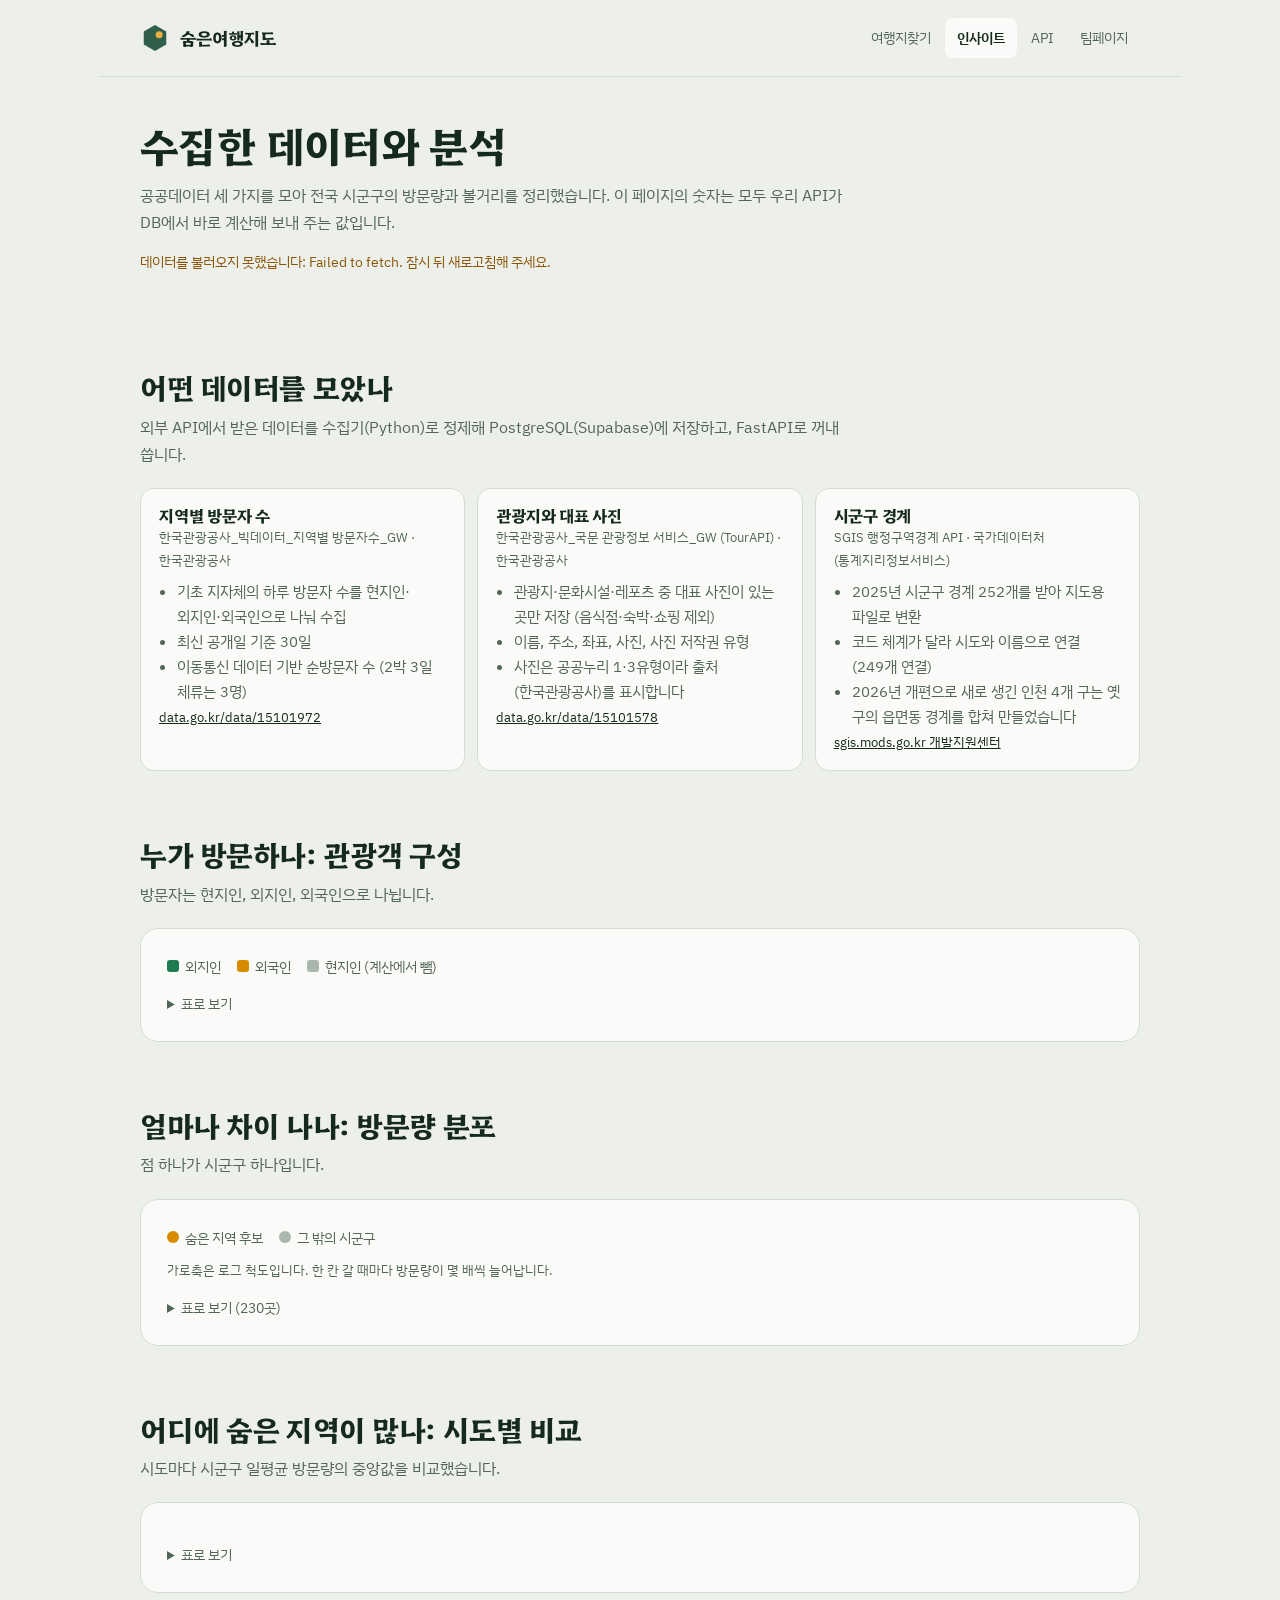
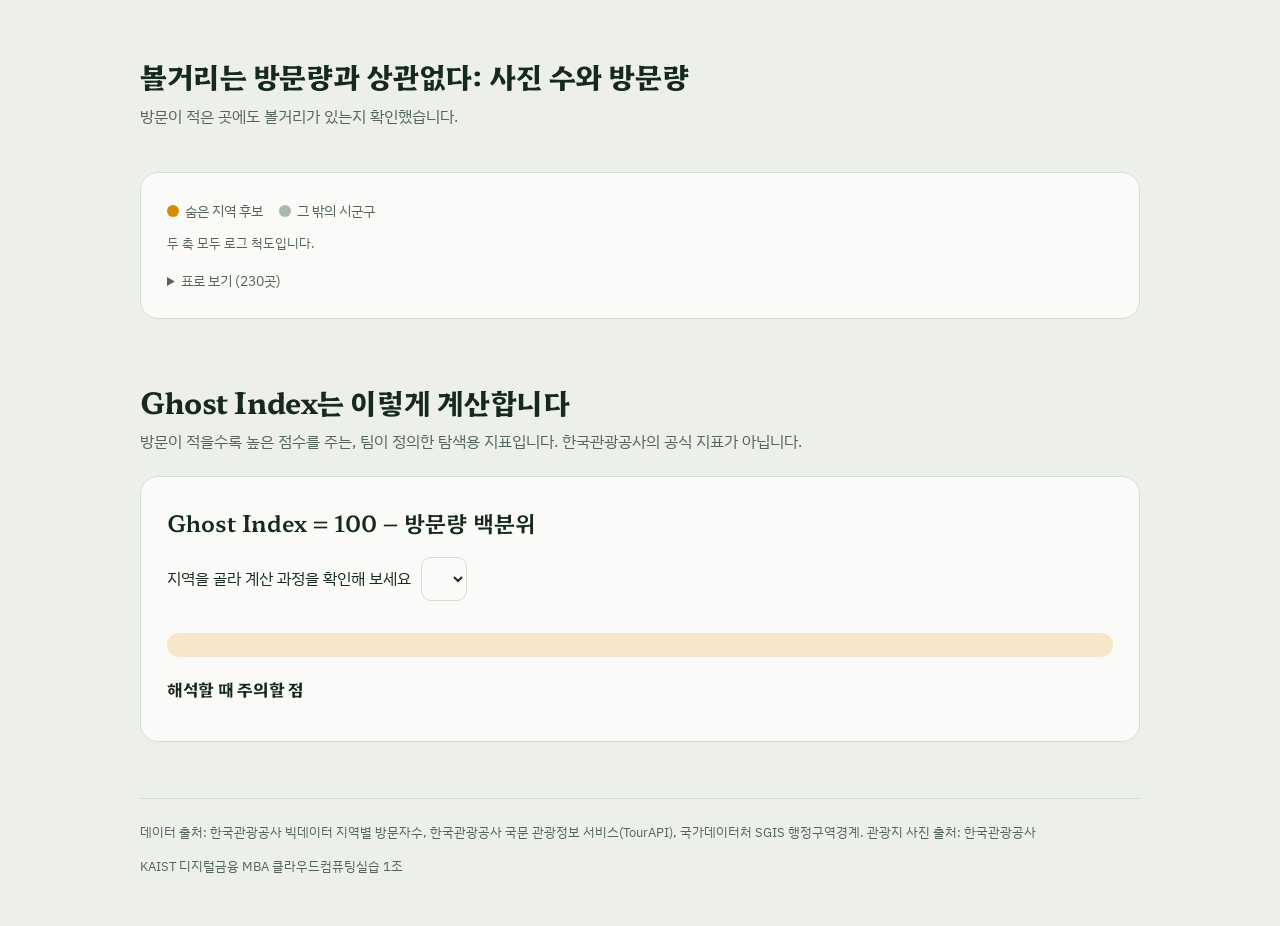
<file: frontend/analysis.html>
<!doctype html>
<html lang="ko">
<head>
<meta charset="utf-8">
<meta name="viewport" content="width=device-width, initial-scale=1">
<title>데이터 분석 | 숨은여행지도</title>
<meta name="description" content="숨은여행지도가 수집한 관광빅데이터·TourAPI·SGIS 데이터의 설명과 기초 분석">
<link rel="preconnect" href="https://fonts.googleapis.com">
<link rel="preconnect" href="https://fonts.gstatic.com" crossorigin>
<link rel="stylesheet" href="https://fonts.googleapis.com/css2?family=Hahmlet:wght@600;700&family=IBM+Plex+Sans+KR:wght@400;500;600&display=swap">
<link rel="stylesheet" href="style.css">
</head>
<body>

<header class="top wrap">
  <a class="brand" href="index.html">
    <svg viewBox="0 0 36 36" aria-hidden="true"><polygon points="18,2.5 31.5,10.25 31.5,25.75 18,33.5 4.5,25.75 4.5,10.25" style="fill:var(--forest)"/><circle cx="23" cy="14" r="4.2" style="fill:var(--lantern)"/></svg>
    숨은여행지도
  </a>
  <nav class="nav" aria-label="메뉴">
    <a href="index.html">여행지찾기</a>
    <a href="analysis.html" aria-current="page">인사이트</a>
    <a href="https://hidden-travel-map-api.onrender.com/docs">API</a>
    <a href="https://kujae.github.io/hidden-travel-map/">팀페이지</a>
  </nav>
</header>

<main class="wrap">
  <div class="page-head">
    <h1>수집한 데이터와 분석</h1>
    <p class="lead">공공데이터 세 가지를 모아 전국 시군구의 방문량과 볼거리를 정리했습니다. 이 페이지의 숫자는 모두 우리 API가 DB에서 바로 계산해 보내 주는 값입니다.</p>
    <p class="status" id="status" role="status">데이터를 불러오는 중입니다.</p>
  </div>

  <div class="kpis" id="kpis"></div>

  <section class="section" id="sources">
    <h2>어떤 데이터를 모았나</h2>
    <p class="desc">외부 API에서 받은 데이터를 수집기(Python)로 정제해 PostgreSQL(Supabase)에 저장하고, FastAPI로 꺼내 씁니다.</p>
    <div class="sources">
      <article class="source">
        <h3>지역별 방문자 수</h3>
        <p class="org">한국관광공사_빅데이터_지역별 방문자수_GW · 한국관광공사</p>
        <ul>
          <li>기초 지자체의 하루 방문자 수를 현지인·외지인·외국인으로 나눠 수집</li>
          <li id="src-visitors">최신 공개일 기준 30일</li>
          <li>이동통신 데이터 기반 순방문자 수 (2박 3일 체류는 3명)</li>
        </ul>
        <a href="https://www.data.go.kr/data/15101972/openapi.do">data.go.kr/data/15101972</a>
      </article>
      <article class="source">
        <h3>관광지와 대표 사진</h3>
        <p class="org">한국관광공사_국문 관광정보 서비스_GW (TourAPI) · 한국관광공사</p>
        <ul>
          <li>관광지·문화시설·레포츠 중 대표 사진이 있는 곳만 저장 (음식점·숙박·쇼핑 제외)</li>
          <li id="src-attractions">이름, 주소, 좌표, 사진, 사진 저작권 유형</li>
          <li>사진은 공공누리 1·3유형이라 출처(한국관광공사)를 표시합니다</li>
        </ul>
        <a href="https://www.data.go.kr/data/15101578/openapi.do">data.go.kr/data/15101578</a>
      </article>
      <article class="source">
        <h3>시군구 경계</h3>
        <p class="org">SGIS 행정구역경계 API · 국가데이터처(통계지리정보서비스)</p>
        <ul>
          <li>2025년 시군구 경계 252개를 받아 지도용 파일로 변환</li>
          <li>코드 체계가 달라 시도와 이름으로 연결 (249개 연결)</li>
          <li>2026년 개편으로 새로 생긴 인천 4개 구는 옛 구의 읍면동 경계를 합쳐 만들었습니다</li>
        </ul>
        <a href="https://sgis.mods.go.kr/developer/html/openApi/api/data.html">sgis.mods.go.kr 개발지원센터</a>
      </article>
    </div>
  </section>

  <section class="section" id="mix">
    <h2>누가 방문하나: 관광객 구성</h2>
    <p class="desc" id="mix-desc">방문자는 현지인, 외지인, 외국인으로 나뉩니다.</p>
    <div class="card">
      <div class="legend" aria-hidden="true">
        <span><i style="background:var(--series-out)"></i>외지인</span>
        <span><i style="background:var(--series-for)"></i>외국인</span>
        <span><i style="background:var(--series-dim)"></i>현지인 (계산에서 뺌)</span>
      </div>
      <div class="chart" id="chart-mix" role="img" aria-label="시도별 관광객 구성 100% 누적 막대"></div>
      <details class="table"><summary>표로 보기</summary><div class="table-scroll"><table></table></div></details>
    </div>
  </section>

  <section class="section" id="dist">
    <h2>얼마나 차이 나나: 방문량 분포</h2>
    <p class="desc" id="dist-desc">점 하나가 시군구 하나입니다.</p>
    <div class="card">
      <div class="legend" aria-hidden="true">
        <span><i class="dot" style="background:var(--series-for)"></i><span id="dist-legend">숨은 지역 후보</span></span>
        <span><i class="dot" style="background:var(--series-dim)"></i>그 밖의 시군구</span>
      </div>
      <div class="chart" id="chart-dist" role="img" aria-label="시군구 일평균 방문량 분포 점 그래프"></div>
      <p class="note">가로축은 로그 척도입니다. 한 칸 갈 때마다 방문량이 몇 배씩 늘어납니다.</p>
      <details class="table"><summary>표로 보기 (230곳)</summary><div class="table-scroll"><table></table></div></details>
    </div>
  </section>

  <section class="section" id="sido">
    <h2>어디에 숨은 지역이 많나: 시도별 비교</h2>
    <p class="desc" id="sido-desc">시도마다 시군구 일평균 방문량의 중앙값을 비교했습니다.</p>
    <div class="card">
      <div class="chart" id="chart-sido" role="img" aria-label="시도별 시군구 방문량 중앙값 가로 막대"></div>
      <details class="table"><summary>표로 보기</summary><div class="table-scroll"><table></table></div></details>
    </div>
  </section>

  <section class="section" id="photos">
    <h2>볼거리는 방문량과 상관없다: 사진 수와 방문량</h2>
    <p class="desc" id="photos-desc">방문이 적은 곳에도 볼거리가 있는지 확인했습니다.</p>
    <div class="kpis" id="photo-kpis"></div>
    <div class="card">
      <div class="legend" aria-hidden="true">
        <span><i class="dot" style="background:var(--series-for)"></i>숨은 지역 후보</span>
        <span><i class="dot" style="background:var(--series-dim)"></i>그 밖의 시군구</span>
      </div>
      <div class="chart" id="chart-photos" role="img" aria-label="시군구별 방문량과 사진 있는 관광지 수 산점도"></div>
      <p class="note">두 축 모두 로그 척도입니다.</p>
      <details class="table"><summary>표로 보기 (230곳)</summary><div class="table-scroll"><table></table></div></details>
    </div>
  </section>

  <section class="section" id="ghost">
    <h2>Ghost Index는 이렇게 계산합니다</h2>
    <p class="desc">방문이 적을수록 높은 점수를 주는, 팀이 정의한 탐색용 지표입니다. 한국관광공사의 공식 지표가 아닙니다.</p>
    <div class="card">
      <p class="eq">Ghost Index = 100 − 방문량 백분위</p>
      <div class="pick-row" style="margin-top:16px">
        <label for="region-pick">지역을 골라 계산 과정을 확인해 보세요</label>
        <select id="region-pick"></select>
      </div>
      <ol class="steps" id="ghost-steps"></ol>
      <div class="verdict" id="ghost-verdict"></div>
      <h3 style="margin-top:22px;font-size:1.05rem">해석할 때 주의할 점</h3>
      <ul class="caveats" id="caveats"></ul>
    </div>
  </section>
</main>

<footer class="foot wrap">
  <div class="inner">
    <p>데이터 출처: 한국관광공사 빅데이터 지역별 방문자수, 한국관광공사 국문 관광정보 서비스(TourAPI), 국가데이터처 SGIS 행정구역경계. 관광지 사진 출처: 한국관광공사</p>
    <p id="foot-window"></p>
    <p>KAIST 디지털금융 MBA 클라우드컴퓨팅실습 1조</p>
  </div>
</footer>

<script type="module">
import { getJSON, people, num, el, text, showTip, hideTip, fillTable } from "./api.js";

const $ = id => document.getElementById(id);
const status = $("status");
const fmtDate = d => { const [y, m, dd] = d.split("-"); return `${y}년 ${+m}월 ${+dd}일`; };
const short = d => { const [, m, dd] = d.split("-"); return `${+m}/${+dd}`; };
let data;

function kpi(parent, label, value, sub) {
  const box = document.createElement("div"); box.className = "kpi";
  const l = document.createElement("div"); l.className = "label"; l.textContent = label;
  const v = document.createElement("div"); v.className = "value"; v.textContent = value;
  const s = document.createElement("div"); s.className = "sub"; s.textContent = sub;
  box.append(l, v, s); parent.appendChild(box);
}

// 오른쪽 끝만 둥근 가로 막대 (기준선 쪽은 각지게)
function barPath(x, y, w, h, r = 4) {
  r = Math.min(r, w / 2, h / 2);
  if (w <= 0) return "";
  return `M${x},${y}h${w - r}a${r},${r} 0 0 1 ${r},${r}v${h - 2 * r}a${r},${r} 0 0 1 -${r},${r}h-${w - r}z`;
}

// 로그 척도
function logScale(lo, hi, a, b) {
  const L = Math.log10(lo), H = Math.log10(hi);
  return v => a + (Math.log10(v) - L) / (H - L) * (b - a);
}
// 좁은 화면(휴대폰)에서는 눈금과 시도 이름을 줄여 글자가 겹치지 않게 한다
const NARROW = 560;
const visitTicks = W => W < NARROW ? [10000, 50000, 100000, 500000] : [5000, 10000, 20000, 50000, 100000, 200000, 500000];
const SIDO_SHORT = {
  "서울특별시": "서울", "부산광역시": "부산", "대구광역시": "대구", "인천광역시": "인천", "대전광역시": "대전",
  "울산광역시": "울산", "세종특별자치시": "세종", "경기도": "경기", "강원특별자치도": "강원", "충청북도": "충북",
  "충청남도": "충남", "전북특별자치도": "전북", "전남광주통합특별시": "전남광주", "경상북도": "경북",
  "경상남도": "경남", "제주특별자치도": "제주",
};
const sidoLabel = (name, W) => W < NARROW ? (SIDO_SHORT[name] || name) : name;

// 후보 여부와 기준값은 API 가 정한다 (backend/app/rules.py)
const isCandidate = r => r.is_candidate;

/* 1) 관광객 구성: 100% 누적 가로 막대 */
function drawMix() {
  const box = $("chart-mix"); box.textContent = "";
  const W = box.clientWidth, labelW = W < NARROW ? 64 : Math.min(150, W * 0.32), barW = W - labelW - 4;
  const nat = Object.fromEntries(data.overview.visitor_mix.map(m => [m.visitor_type, m.share]));
  const rows = [{ name: "전국", o: nat[2], f: nat[3], l: nat[1], strong: true },
    ...[...data.sido].sort((a, b) => a.local_share - b.local_share)
      .map(s => ({ name: s.sido_nm, o: s.outsider_share, f: s.foreigner_share, l: s.local_share }))];
  const rowH = 28, barH = 16, gapAfterNat = 12, H = rows.length * rowH + gapAfterNat + 4;
  const svg = el("svg", { viewBox: `0 0 ${W} ${H}`, width: W, height: H }, box);
  rows.forEach((r, i) => {
    const y = i * rowH + (i > 0 ? gapAfterNat : 0);
    text(svg, 0, y + rowH / 2 + 4, sidoLabel(r.name, W), r.strong ? { class: "strong" } : {});
    const segs = [["외지인", r.o, "var(--series-out)"], ["외국인", r.f, "var(--series-for)"], ["현지인", r.l, "var(--series-dim)"]];
    const total = r.o + r.f + r.l;
    let x = labelW;
    segs.forEach(([name, v, color], k) => {
      const w = v / total * barW, last = k === segs.length - 1;
      const drawW = Math.max(0, w - (last ? 0 : 2));   // 2px 바탕색 틈
      const shape = last ? el("path", { d: barPath(x, y + (rowH - barH) / 2, drawW, barH), fill: color }, svg)
                         : el("rect", { x, y: y + (rowH - barH) / 2, width: drawW, height: barH, fill: color }, svg);
      shape.classList.add("mark");
      const show = e => showTip(e, `${r.name} ${name}`, [["비중", `${num(v, 1)}%`]]);
      shape.addEventListener("pointermove", show); shape.addEventListener("pointerleave", hideTip);
      const label = `${Math.round(v)}%`;
      if (drawW > label.length * 8 + 12 && k !== 1) {
        text(svg, x + 6, y + rowH / 2 + 4, label, { style: `fill:${k === 0 ? "#fff" : "var(--ink)"};pointer-events:none` });
      }
      x += w;
    });
  });
  fillTable(box.parentElement.querySelector("details"), ["지역", "외지인", "외국인", "현지인"],
    rows.map(r => [r.name, `${num(r.o, 1)}%`, `${num(r.f, 1)}%`, `${num(r.l, 1)}%`]));
}

/* 2) 방문량 분포: 점을 쌓은 분포도 (로그 척도) */
function nearestHover(svg, pts, radius, render) {
  const pick = e => {
    const r = svg.getBoundingClientRect(), sx = svg.viewBox.baseVal.width / r.width;
    const px = (e.clientX - r.left) * sx, py = (e.clientY - r.top) * sx;
    let best, bd = Infinity;
    for (const p of pts) { const d = (p.x - px) ** 2 + (p.y - py) ** 2; if (d < bd) { bd = d; best = p; } }
    if (best && bd <= radius * radius) render(e, best); else hideTip();
  };
  svg.addEventListener("pointermove", pick);
  svg.addEventListener("pointerleave", hideTip);
}
function regionTip(e, r) {
  showTip(e, `${r.sido_nm} ${r.signgu_nm}`, [
    ["일평균", `${num(r.avg_daily_visitors)}명`], ["방문량", `하위 ${num(r.percentile, 1)}%`],
    ["Ghost Index", num(r.ghost_index, 1)], ["사진 있는 관광지", `${num(r.attraction_count)}곳`]]);
}
function drawDist() {
  const box = $("chart-dist"); box.textContent = "";
  const W = box.clientWidth, padX = 8, top = 36, axisH = 26;
  const x = logScale(5000, 700000, padX, W - padX);
  const step = 9, r = 4;
  const cols = new Map();
  const sorted = [...data.regions].sort((a, b) => a.avg_daily_visitors - b.avg_daily_visitors);
  for (const reg of sorted) {
    const c = Math.floor((x(reg.avg_daily_visitors) - padX) / step);
    if (!cols.has(c)) cols.set(c, []);
    cols.get(c).push(reg);
  }
  const maxStack = Math.max(...[...cols.values()].map(v => v.length));
  const plotH = maxStack * step + 6, H = top + plotH + axisH, base = top + plotH;
  const svg = el("svg", { viewBox: `0 0 ${W} ${H}`, width: W, height: H }, box);
  el("line", { x1: padX, x2: W - padX, y1: base, y2: base, stroke: "var(--axis)", "stroke-width": 1 }, svg);
  for (const t of visitTicks(W)) {
    const tx = x(t);
    el("line", { x1: tx, x2: tx, y1: top - 4, y2: base, stroke: "var(--grid)", "stroke-width": 1 }, svg);
    text(svg, tx, base + 18, `${people(t)}명`, { "text-anchor": "middle", class: "tick" });
  }
  const o = data.overview;
  const tx = x(o.threshold_hidden);
  el("line", { x1: tx, x2: tx, y1: 14, y2: base, stroke: "var(--muted)", "stroke-width": 1 }, svg);
  text(svg, tx + 4, 24, `숨은 지역 기준: 하위 ${o.hidden_max_percentile}% (${people(o.threshold_hidden)}명)`,
    { class: "strong", style: "font-size:12px" });
  const pts = [];
  const layers = [el("g", {}, svg), el("g", {}, svg)];   // 후보를 위에 그린다
  for (const [c, regs] of cols) {
    regs.forEach((reg, k) => {
      const cx = padX + c * step + step / 2, cy = base - 4 - k * step - r;
      const cand = isCandidate(reg);
      el("circle", { cx, cy, r, fill: cand ? "var(--series-for)" : "var(--series-dim)" }, layers[cand ? 1 : 0]);
      pts.push({ x: cx, y: cy, ...reg });
    });
  }
  nearestHover(svg, pts, 12, (e, p) => regionTip(e, p));
}

/* 3) 시도별 비교: 중앙값 가로 막대 + 후보 수 */
function drawSido() {
  const box = $("chart-sido"); box.textContent = "";
  const W = box.clientWidth, labelW = W < NARROW ? 64 : Math.min(150, W * 0.3), countW = 64;
  const rows = [...data.sido].sort((a, b) => a.median_daily_visitors - b.median_daily_visitors);
  const rowH = 30, barH = 16, head = 22, H = head + rows.length * rowH;
  const maxV = Math.max(...rows.map(r => r.median_daily_visitors)) * 1.18;
  const bx = labelW, bw = W - labelW - countW;
  const svg = el("svg", { viewBox: `0 0 ${W} ${H}`, width: W, height: H }, box);
  text(svg, W, 14, "숨은 지역 후보", { "text-anchor": "end" });
  rows.forEach((s, i) => {
    const y = head + i * rowH, w = s.median_daily_visitors / maxV * bw;
    text(svg, 0, y + rowH / 2 + 4, sidoLabel(s.sido_nm, W));
    const bar = el("path", { d: barPath(bx, y + (rowH - barH) / 2, w, barH), fill: "var(--series-out)", tabindex: 0, class: "mark" }, svg);
    const show = e => showTip(e, s.sido_nm, [["시군구", `${s.region_count}곳`], ["일평균 중앙값", `${num(s.median_daily_visitors)}명`],
      ["숨은 지역 후보", `${s.hidden_count}곳`], ["사진 있는 관광지", `${num(s.attraction_count)}곳`]]);
    bar.addEventListener("pointermove", show); bar.addEventListener("focus", show);
    bar.addEventListener("pointerleave", hideTip); bar.addEventListener("blur", hideTip);
    text(svg, bx + w + 6, y + rowH / 2 + 4, `${people(s.median_daily_visitors)}명`, { class: "tick" });
    text(svg, W, y + rowH / 2 + 4, `${s.hidden_count}곳`, s.hidden_count ? { "text-anchor": "end", class: "strong" } : { "text-anchor": "end" });
  });
  fillTable(box.parentElement.querySelector("details"), ["시도", "시군구 수", "일평균 중앙값", "숨은 지역 후보", "사진 있는 관광지"],
    rows.map(s => [s.sido_nm, `${s.region_count}곳`, `${num(s.median_daily_visitors)}명`, `${s.hidden_count}곳`, `${num(s.attraction_count)}곳`]));
}

/* 4) 사진 수와 방문량: 산점도 (두 축 로그) */
function drawPhotos() {
  const box = $("chart-photos"); box.textContent = "";
  const W = box.clientWidth, left = 44, right = 10, top = 10, axisH = 26;
  const H = Math.round(Math.min(380, Math.max(260, W * 0.5)));
  const maxA = Math.max(...data.regions.map(r => r.attraction_count));
  const x = logScale(5000, 700000, left, W - right);
  const yLog = logScale(2, maxA * 1.3, 0, 1), y = v => top + (1 - yLog(v)) * (H - top - axisH);
  const svg = el("svg", { viewBox: `0 0 ${W} ${H}`, width: W, height: H }, box);
  for (const t of [3, 10, 30, 100, 300, 1000].filter(t => t < maxA * 1.3)) {
    el("line", { x1: left, x2: W - right, y1: y(t), y2: y(t), stroke: "var(--grid)", "stroke-width": 1 }, svg);
    text(svg, left - 6, y(t) + 4, num(t), { "text-anchor": "end", class: "tick" });
  }
  for (const t of visitTicks(W)) text(svg, x(t), H - 6, `${people(t)}명`, { "text-anchor": "middle", class: "tick" });
  el("line", { x1: left, x2: W - right, y1: H - axisH, y2: H - axisH, stroke: "var(--axis)", "stroke-width": 1 }, svg);
  text(svg, left, top + 2, "사진 있는 관광지 (곳)", { style: "font-size:11px" });
  const pts = [];
  const layers = [el("g", {}, svg), el("g", {}, svg)];
  for (const reg of data.regions) {
    const cand = isCandidate(reg), cx = x(reg.avg_daily_visitors), cy = y(reg.attraction_count);
    el("circle", { cx, cy, r: 4, fill: cand ? "var(--series-for)" : "var(--series-dim)", stroke: "var(--panel)", "stroke-width": 2 }, layers[cand ? 1 : 0]);
    pts.push({ x: cx, y: cy, ...reg });
  }
  nearestHover(svg, pts, 14, (e, p) => regionTip(e, p));
}

function regionTable() {
  const rows = [...data.regions].sort((a, b) => a.avg_daily_visitors - b.avg_daily_visitors)
    .map(r => [`${r.sido_nm} ${r.signgu_nm}`, `${num(r.avg_daily_visitors)}명`, `${num(r.percentile, 1)}%`, num(r.ghost_index, 1),
      `${num(r.attraction_count)}곳`, isCandidate(r) ? "후보" : ""]);
  const headers = ["지역", "일평균 방문", "하위 %", "Ghost Index", "사진 있는 관광지", "숨은 지역"];
  fillTable($("chart-dist").parentElement.querySelector("details"), headers, rows);
  fillTable($("chart-photos").parentElement.querySelector("details"), headers, rows);
}

/* 5) Ghost Index 산정 근거 */
function explain(code) {
  const regs = data.regions, n = regs.length, r = regs.find(x => x.code === code);
  const below = regs.filter(x => x.avg_daily_visitors < r.avg_daily_visitors).length;
  const rank = below + 1;
  const o = data.overview;
  const steps = [
    ["하루 방문자 = 외지인 + 외국인", `현지인은 뺍니다. 전국 방문자의 ${num(o.visitor_mix[0].share, 1)}%가 현지인인데, 출퇴근·장보기 같은 주민의 일상 이동이 섞여 있어 "여행으로 찾는 곳"을 가리기 때문입니다.`],
    [`${short(r.window_start)}~${short(r.window_end)} 30일 평균: 하루 ${num(r.avg_daily_visitors)}명`, `관광빅데이터는 약 한 달 늦게 공개되어, 최신 공개일부터 거꾸로 30일을 씁니다. 하루치만 보면 주말·행사 영향이 커서 평균을 냅니다.`],
    [`전국 ${n}곳 중 방문이 적은 쪽에서 ${rank}번째`, `일반구는 상위 시로 합쳐 시 단위 ${n}곳끼리 비교합니다. 수원시와 수원시 장안구를 함께 세면 같은 곳이 두 번 들어가기 때문입니다.`],
    [`백분위 = (${rank} − 1) ÷ (${n} − 1) × 100 = ${num(r.percentile, 1)}`, `0이면 전국에서 방문이 가장 적은 곳, 100이면 가장 많은 곳입니다. 방문량 자체는 100배 넘게 차이 나서, 순위로 바꿔야 고르게 비교할 수 있습니다.`],
    [`Ghost Index = 100 − ${num(r.percentile, 1)} = ${num(r.ghost_index, 1)}`, `사람이 적을수록 높은 점수가 되도록 뒤집었습니다.`],
  ];
  const ol = $("ghost-steps"); ol.textContent = "";
  for (const [calc, why] of steps) {
    const li = document.createElement("li"), d = document.createElement("div");
    const c = document.createElement("div"); c.className = "calc"; c.textContent = calc;
    const w = document.createElement("div"); w.className = "why"; w.textContent = why;
    d.append(c, w); li.appendChild(d); ol.appendChild(li);
  }
  const hp = o.hidden_max_percentile, ha = o.hidden_min_attractions;
  const low = r.percentile <= hp, enough = r.attraction_count >= ha;
  const v = $("ghost-verdict");
  v.className = `verdict${r.is_candidate ? "" : " no"}`;
  v.textContent = `숨은 지역 후보 조건: 방문량 하위 ${hp}% 이내 (${low ? "충족" : "미충족"}, 하위 ${num(r.percentile, 1)}%) 그리고 사진 있는 관광지 ${ha}곳 이상 (${enough ? "충족" : "미충족"}, ${num(r.attraction_count)}곳) → ${r.is_candidate ? "후보입니다" : "후보가 아닙니다"}`;
}

function setupGhost() {
  const sel = $("region-pick"), groups = new Map();
  for (const r of [...data.regions].sort((a, b) => a.code.localeCompare(b.code))) {
    if (!groups.has(r.sido_nm)) { const g = document.createElement("optgroup"); g.label = r.sido_nm; groups.set(r.sido_nm, g); sel.appendChild(g); }
    const opt = document.createElement("option"); opt.value = r.code; opt.textContent = r.signgu_nm; groups.get(r.sido_nm).appendChild(opt);
  }
  const lowest = [...data.regions].sort((a, b) => a.avg_daily_visitors - b.avg_daily_visitors)[0];
  sel.value = lowest.code;
  sel.addEventListener("change", () => explain(sel.value));
  explain(sel.value);
  const o = data.overview;
  const caveats = [
    "관광지의 가치를 평가하는 점수가 아니라, 덜 알려진 곳을 찾기 위한 탐색용 지표입니다.",
    `절대 방문량의 순위라서 인구와 면적이 작은 군이 구조적으로 위에 옵니다. 숨은 지역 후보 ${o.hidden_count}곳 중 ${o.hidden_gun_count}곳이 군입니다.`,
    `공개 지연이 약 한 달이라 "최근 30일"이 아니라 "최신 공개 기준 30일"(기준일 ${fmtDate(o.window_end)})입니다.`,
    "방문자 수는 날짜별 순방문자 기준이라 2박 3일 머물면 3명으로 셉니다. 광역 단위 통계와는 집계 기준이 달라 더할 수 없습니다.",
    `후보 기준은 하위 ${o.hidden_max_percentile}%로 정했습니다 (${o.hidden_count}곳). 기획안 본문처럼 20%로 좁히면 ${o.hidden_p20}곳입니다.`,
  ];
  const ul = $("caveats"); ul.textContent = "";
  for (const c of caveats) { const li = document.createElement("li"); li.textContent = c; ul.appendChild(li); }
}

function fillText() {
  const o = data.overview, mix = Object.fromEntries(o.visitor_mix.map(m => [m.visitor_type, m]));
  const k = $("kpis"); k.textContent = "";
  kpi(k, "시 단위 지역", `${o.region_count}곳`, `일반구 ${o.subregion_count}개는 상위 시로 합침`);
  kpi(k, "집계 기간", `${o.days}일`, `${short(o.window_start)}~${short(o.window_end)}, 최신 공개 기준`);
  kpi(k, "방문자 기록", `${num(o.visitor_rows)}행`, "시군구 × 날짜 × 관광객 구분");
  kpi(k, "사진 있는 관광지", `${num(o.attraction_count)}곳`, "관광지·문화시설·레포츠");
  kpi(k, "숨은 지역 후보", `${o.hidden_count}곳`, `방문 하위 ${o.hidden_max_percentile}%·사진 ${o.hidden_min_attractions}곳 이상`);
  $("dist-legend").textContent = `숨은 지역 후보 (하위 ${o.hidden_max_percentile}%, 사진 ${o.hidden_min_attractions}곳 이상)`;
  $("src-visitors").textContent = `${fmtDate(o.window_start)}~${fmtDate(o.window_end)} 30일, ${num(o.visitor_rows)}행 저장`;
  $("src-attractions").textContent = `${num(o.attraction_count)}곳의 이름, 주소, 좌표, 사진, 사진 저작권 유형`;
  const lo = o.local_share_lowest[0], hi = o.local_share_highest[0];
  $("mix-desc").textContent = `전국 방문자의 ${num(mix[1].share, 1)}%는 현지인, ${num(mix[2].share, 1)}%는 외지인, ${num(mix[3].share, 1)}%는 외국인입니다. 현지인 비중은 ${lo.sido_nm} ${lo.signgu_nm} ${num(lo.local_share, 1)}%부터 ${hi.sido_nm} ${hi.signgu_nm} ${num(hi.local_share, 1)}%까지 크게 달라서, 주민이 많이 사는 곳일수록 방문량이 부풀려집니다. 그래서 외지인과 외국인만 더해 방문량으로 씁니다.`;
  const sorted = [...data.regions].sort((a, b) => a.avg_daily_visitors - b.avg_daily_visitors);
  const minR = sorted[0], maxR = sorted[sorted.length - 1];
  $("dist-desc").textContent = `점 하나가 시군구 하나입니다. 하루 평균 외지인·외국인 방문은 ${minR.signgu_nm} ${num(minR.avg_daily_visitors)}명부터 ${maxR.signgu_nm} ${num(maxR.avg_daily_visitors)}명까지 약 ${Math.round(maxR.avg_daily_visitors / minR.avg_daily_visitors)}배 차이 나고, 중앙값은 ${num(o.median_daily_visitors)}명입니다. 숨은 지역 기준인 하위 ${o.hidden_max_percentile}% 경계는 하루 ${num(o.threshold_hidden)}명입니다.`;
  const top3 = [...data.sido].sort((a, b) => b.hidden_count - a.hidden_count).slice(0, 3);
  const zero = data.sido.filter(s => s.hidden_count === 0).map(s => s.sido_nm.replace(/(특별자치시|특별자치도|특별시|광역시)$/, ""));
  $("sido-desc").textContent = `숨은 지역 후보는 ${top3.map(s => `${s.sido_nm} ${s.hidden_count}곳`).join(", ")} 순으로 많고, ${zero.join("·")}에는 없습니다. 막대는 시군구 일평균 방문량의 중앙값입니다.`;
  $("photos-desc").textContent = `사진 있는 관광지 수와 방문량의 상관계수는 ${num(o.corr_log_attractions_visitors, 2)}로 거의 0입니다. 방문이 적은 하위 20% 지역에도 방문이 많은 상위 20% 지역과 비슷한 수의 볼거리가 있습니다. "사람은 적게 가지만, 볼 것은 있다"를 데이터가 뒷받침합니다.`;
  const pk = $("photo-kpis"); pk.textContent = "";
  kpi(pk, "방문 하위 20%", `${num(o.median_attractions_bottom20)}곳`, "관광지 수 중앙값");
  kpi(pk, `전체 ${o.region_count}곳`, `${num(o.median_attractions_all)}곳`, "관광지 수 중앙값");
  kpi(pk, "방문 상위 20%", `${num(o.median_attractions_top20)}곳`, "관광지 수 중앙값");
  $("foot-window").textContent = `방문자 집계 기간: ${fmtDate(o.window_start)} ~ ${fmtDate(o.window_end)} (최신 공개 기준 30일)`;
}

function drawAll() { drawMix(); drawDist(); drawSido(); drawPhotos(); }

async function main() {
  try {
    const slow = () => { status.textContent = "서버를 깨우는 중입니다. 무료 서버라 처음 한 번은 1분 가까이 걸릴 수 있습니다."; };
    const [overview, sido, regions] = await Promise.all([
      getJSON("/stats/overview", slow), getJSON("/stats/sido", slow), getJSON("/regions", slow)]);
    data = { overview, sido, regions: regions.filter(r => r.avg_daily_visitors != null) };
    status.textContent = `기준: 최신 공개 ${fmtDate(overview.window_end)}까지 30일. 막대나 점에 마우스를 올리면 자세한 값이 보입니다.`;
    fillText(); drawAll(); regionTable(); setupGhost();
    let t; addEventListener("resize", () => { clearTimeout(t); t = setTimeout(drawAll, 150); });
  } catch (e) {
    status.classList.add("err");
    status.textContent = `데이터를 불러오지 못했습니다: ${e.message}. 잠시 뒤 새로고침해 주세요.`;
  }
}
main();
</script>
</body>
</html>
</file>
<file: frontend/style.css>
/* 숨은여행지도 서비스 화면 공통 스타일. 색과 글꼴은 팀 페이지(docs/index.html)와 같은 토큰을 쓴다. */
:root{
  --bg:#EDF0EA; --panel:#FAFBF8; --ink:#15291F; --muted:#53655A; --faint:#7A8A7F; --line:#D3DCD4;
  --forest:#2F5E4A; --lantern:#EBAE45; --lantern-ink:#8A5608; --lantern-tint:#F6E7C8;
  --l0:#DCE6DE; --l1:#BFD4C5; --l2:#93B8A0; --l3:#679679; --l4:#3F7458; --l5:#214D39;
  /* 차트 색: 팀 색상 계열에서 채도를 올려 색약 검증(validate_palette.js)을 통과한 값 */
  --series-out:#1e7c50;   /* 외지인, 기본 막대 */
  --series-for:#d78c00;   /* 외국인, 숨은 지역 후보 강조 */
  --series-dim:#A9B7AD;   /* 현지인(계산에서 뺌), 나머지 지역 */
  --grid:#E3E8E2; --axis:#B9C3BB;
  --serif:"Hahmlet","Nanum Myeongjo","AppleMyungjo",serif;
  --sans:"IBM Plex Sans KR","Apple SD Gothic Neo","Malgun Gothic","Noto Sans KR",sans-serif;
  color-scheme:light;
}
@media (prefers-color-scheme: dark){
  :root:not([data-theme="light"]){
    --bg:#0F1914; --panel:#16231C; --ink:#E3ECE5; --muted:#9FB2A6; --faint:#7F9386; --line:#2B3B32;
    --forest:#8CC3A2; --lantern:#EDB450; --lantern-ink:#F2C878; --lantern-tint:#33291A;
    --l0:#223128; --l1:#2B4637; --l2:#386049; --l3:#4E7F63; --l4:#6B9F82; --l5:#93C2A5;
    --series-out:#469d6f; --series-for:#c68206; --series-dim:#4A5D51; --grid:#22322A; --axis:#3A4A40;
    color-scheme:dark;
  }
}
:root[data-theme="dark"]{
  --bg:#0F1914; --panel:#16231C; --ink:#E3ECE5; --muted:#9FB2A6; --faint:#7F9386; --line:#2B3B32;
  --forest:#8CC3A2; --lantern:#EDB450; --lantern-ink:#F2C878; --lantern-tint:#33291A;
  --l0:#223128; --l1:#2B4637; --l2:#386049; --l3:#4E7F63; --l4:#6B9F82; --l5:#93C2A5;
  --series-out:#469d6f; --series-for:#c68206; --series-dim:#4A5D51; --grid:#22322A; --axis:#3A4A40;
  color-scheme:dark;
}
*,*::before,*::after{box-sizing:border-box}
html{background:var(--bg);-webkit-text-size-adjust:100%}
body{margin:0;background:var(--bg);color:var(--ink);font-family:var(--sans);font-size:16px;line-height:1.7;word-break:keep-all;overflow-wrap:break-word;-webkit-font-smoothing:antialiased}
h1,h2,h3{font-family:var(--serif);font-weight:700;letter-spacing:-0.015em;margin:0;line-height:1.3}
p{margin:0}
a{color:inherit}
:focus-visible{outline:2px solid var(--forest);outline-offset:3px;border-radius:4px}
.wrap{max-width:1080px;margin-inline:auto;padding-inline:clamp(16px,4vw,40px)}

/* 상단 */
/* 상단 */
.top{
  display:flex;
  align-items:center;
  justify-content:space-between;
  gap:16px;
  flex-wrap:wrap;
  padding-block:18px;

  /* 스크롤 시 상단 고정 */
  position:sticky;
  top:0;
  z-index:1000;
  background:var(--bg);
  border-bottom:1px solid var(--line);
}
.brand{display:flex;align-items:center;gap:10px;text-decoration:none;font-family:var(--serif);font-weight:700;font-size:1.1rem}
.brand svg{width:30px;height:30px;flex:none}
.nav{display:flex;flex-wrap:wrap;gap:2px}
.nav a{font-size:.9rem;text-decoration:none;color:var(--muted);padding:8px 12px;border-radius:8px}
.nav a:hover{color:var(--ink);background:var(--panel)}
.nav a[aria-current="page"]{color:var(--ink);background:var(--panel);font-weight:600}

/* 공통 블록 */
.page-head{padding-block:clamp(20px,4vw,40px) 8px}
.page-head h1{font-size:clamp(1.8rem,3.6vw,2.6rem)}
.page-head .lead{color:var(--muted);margin-top:10px;max-width:44em}
.status{margin-top:14px;font-size:.9rem;color:var(--muted);min-height:1.6em}
.status.err{color:var(--lantern-ink)}
.section{padding-block:clamp(36px,6vw,64px) 0}
.section h2{font-size:clamp(1.35rem,2.4vw,1.8rem)}
.section .desc{color:var(--muted);margin-top:8px;max-width:46em}
.card{background:var(--panel);border:1px solid var(--line);border-radius:18px;padding:clamp(16px,3vw,26px);margin-top:20px}
.note{font-size:.84rem;color:var(--muted)}
.foot{padding-block:56px 48px;font-size:.84rem;color:var(--muted)}
.foot .inner{border-top:1px solid var(--line);padding-top:22px;display:grid;gap:6px}

/* 요약 카드 한 줄 */
.kpis{display:grid;grid-template-columns:repeat(auto-fit,minmax(150px,1fr));gap:12px;margin-top:22px}
#photo-kpis{grid-template-columns:repeat(3,minmax(0,1fr))}
#photo-kpis .value{font-size:1.4rem}
.kpi{background:var(--panel);border:1px solid var(--line);border-radius:14px;padding:14px 16px}
.kpi .label{font-size:.82rem;color:var(--muted)}
.kpi .value{font-size:1.7rem;font-weight:600;line-height:1.25;margin-top:2px}
.kpi .sub{font-size:.8rem;color:var(--muted)}

/* 차트 */
.chart{position:relative}
.chart svg{display:block;width:100%;height:auto;overflow:visible}
.chart text{font-family:var(--sans);fill:var(--muted);font-size:12px}
.chart .tick{font-variant-numeric:tabular-nums}
.chart .strong{fill:var(--ink);font-weight:600}
.legend{display:flex;flex-wrap:wrap;gap:6px 16px;font-size:.85rem;color:var(--muted);margin-bottom:10px}
.legend span{display:inline-flex;align-items:center;gap:6px}
.legend i{width:12px;height:12px;border-radius:3px;display:inline-block}
.legend i.dot{border-radius:50%}
.mark{cursor:default;transition:opacity .15s}
.mark:hover,.mark:focus-visible{opacity:.75;outline:none}
.tooltip{position:fixed;z-index:10;pointer-events:none;background:var(--panel);border:1px solid var(--line);border-radius:10px;padding:8px 12px;font-size:.85rem;line-height:1.5;box-shadow:0 4px 18px rgba(0,0,0,.12);max-width:260px;opacity:0;transition:opacity .1s}
.tooltip.on{opacity:1}
.tooltip b{display:block;font-size:1rem}
.tooltip .k{color:var(--muted)}
details.table{margin-top:14px}
details.table summary{cursor:pointer;font-size:.85rem;color:var(--muted)}
.table-scroll{overflow-x:auto;margin-top:8px}
table{border-collapse:collapse;font-size:.85rem;width:100%;min-width:420px}
th,td{text-align:right;padding:6px 10px;border-bottom:1px solid var(--line);font-variant-numeric:tabular-nums;white-space:nowrap}
th:first-child,td:first-child{text-align:left}
th{color:var(--muted);font-weight:600}

/* 데이터 출처 */
.sources{display:grid;gap:12px;margin-top:20px}
@media (min-width:860px){.sources{grid-template-columns:repeat(3,1fr)}}
.source{background:var(--panel);border:1px solid var(--line);border-radius:14px;padding:16px 18px;font-size:.92rem}
.source h3{font-size:1.02rem}
.source .org{font-size:.82rem;color:var(--muted)}
.source ul{margin:8px 0 0;padding-left:18px;color:var(--muted)}
.source a{font-size:.82rem;word-break:break-all}

/* 산정 근거 */
.steps{list-style:none;counter-reset:s;padding:0;margin:18px 0 0;display:grid;gap:12px}
.steps li{counter-increment:s;display:grid;grid-template-columns:34px 1fr;gap:12px;align-items:start}
.steps li::before{content:counter(s);width:30px;height:30px;border-radius:50%;background:var(--forest);color:var(--panel);display:grid;place-items:center;font-weight:600;font-size:.9rem}
.steps .calc{font-weight:600}
.steps .why{font-size:.86rem;color:var(--muted)}
.pick-row{display:flex;flex-wrap:wrap;align-items:center;gap:10px}
select{font:inherit;color:var(--ink);background:var(--panel);border:1px solid var(--line);border-radius:10px;padding:8px 12px;min-height:44px}
.verdict{margin-top:14px;padding:12px 14px;border-radius:12px;background:var(--lantern-tint);color:var(--ink)}
.verdict.no{background:var(--bg)}
.caveats{margin:14px 0 0;padding-left:20px;color:var(--muted);font-size:.92rem;display:grid;gap:4px}
.eq{font-family:var(--serif);font-weight:600;font-size:clamp(1.1rem,2.2vw,1.4rem)}
</file>
